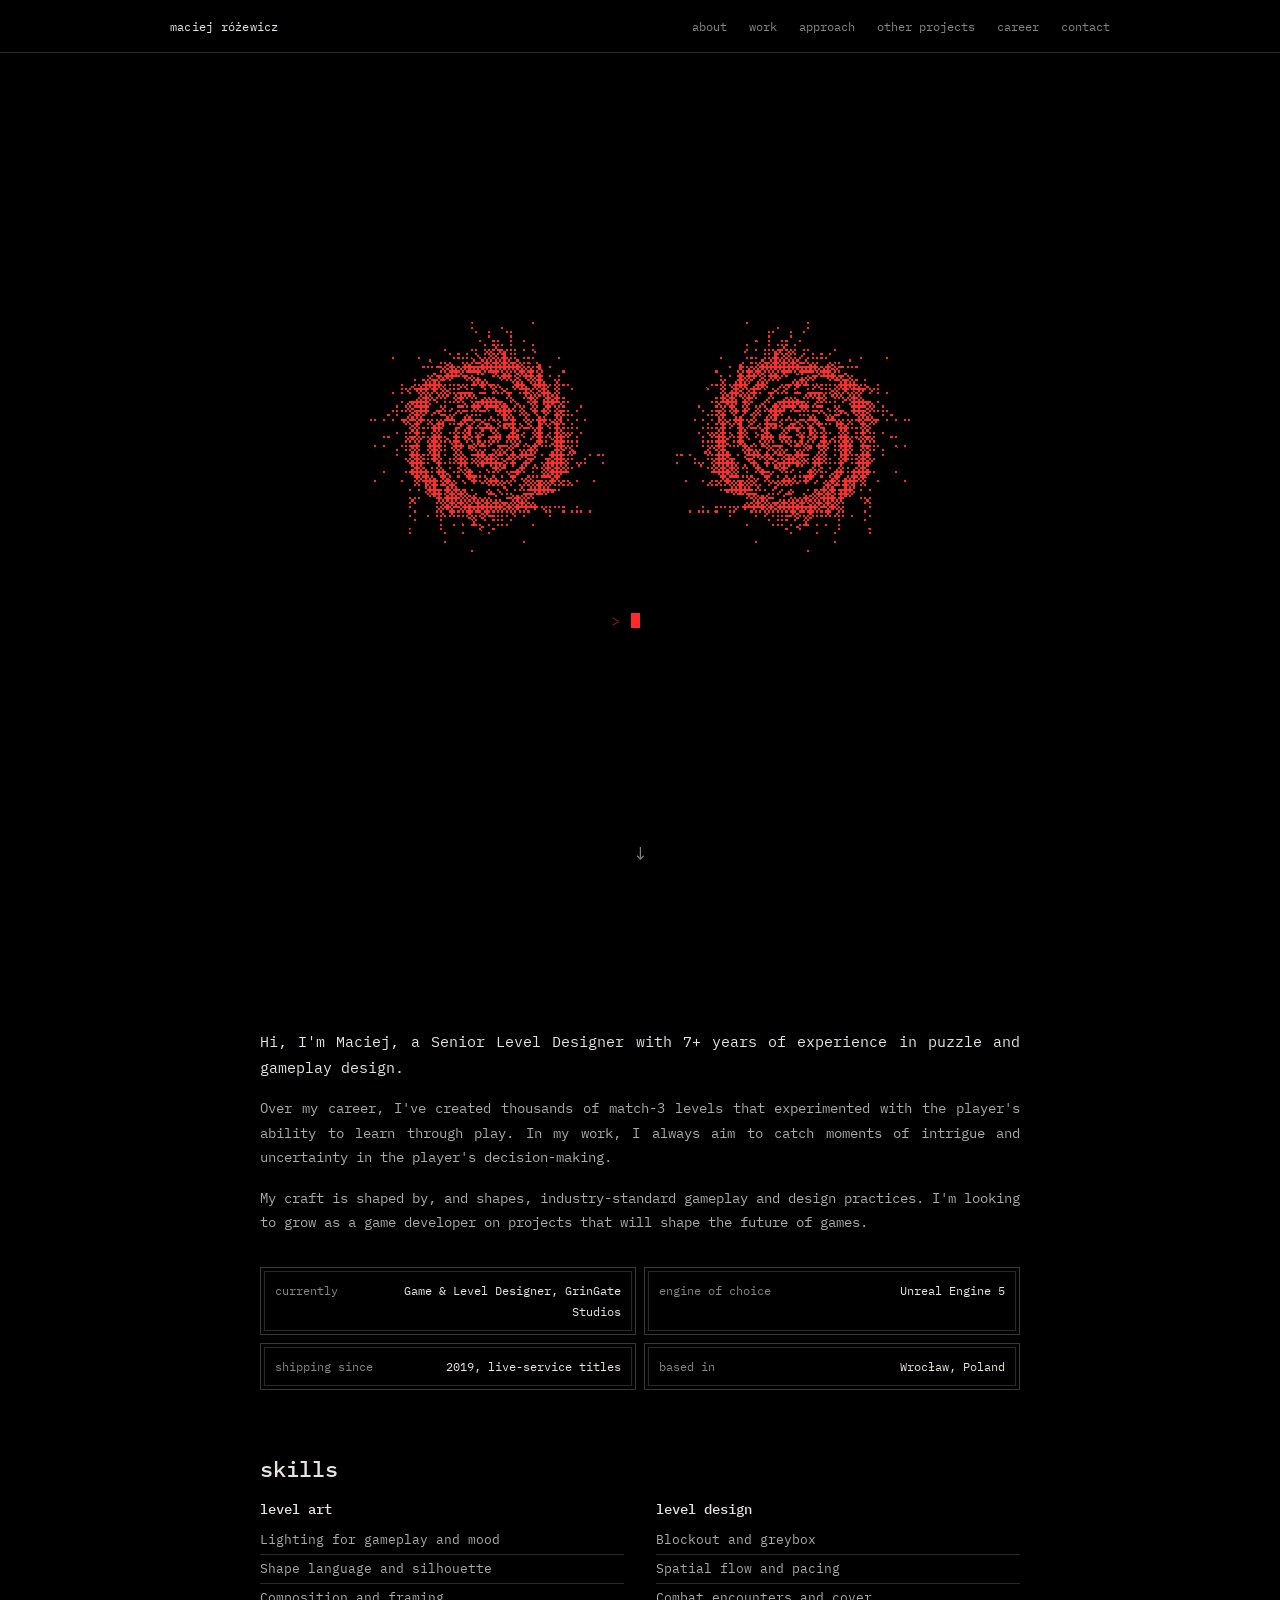
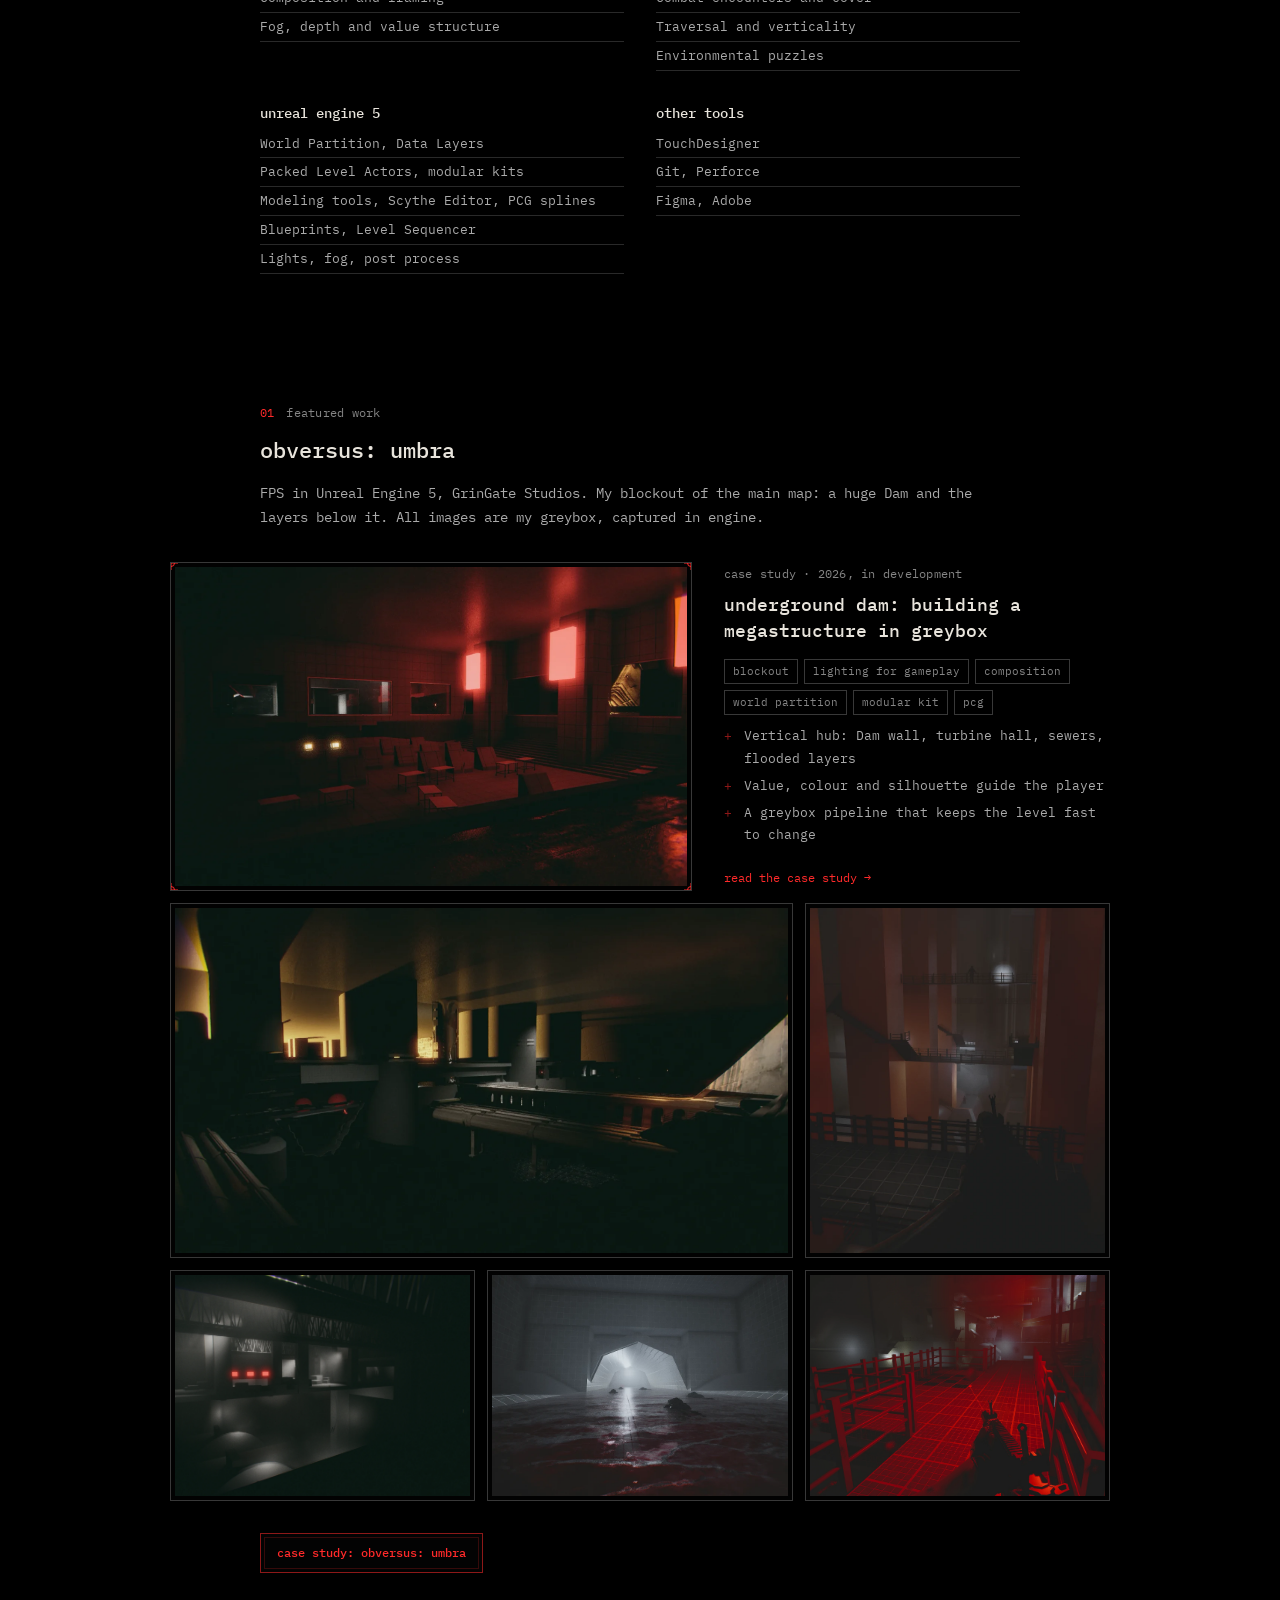
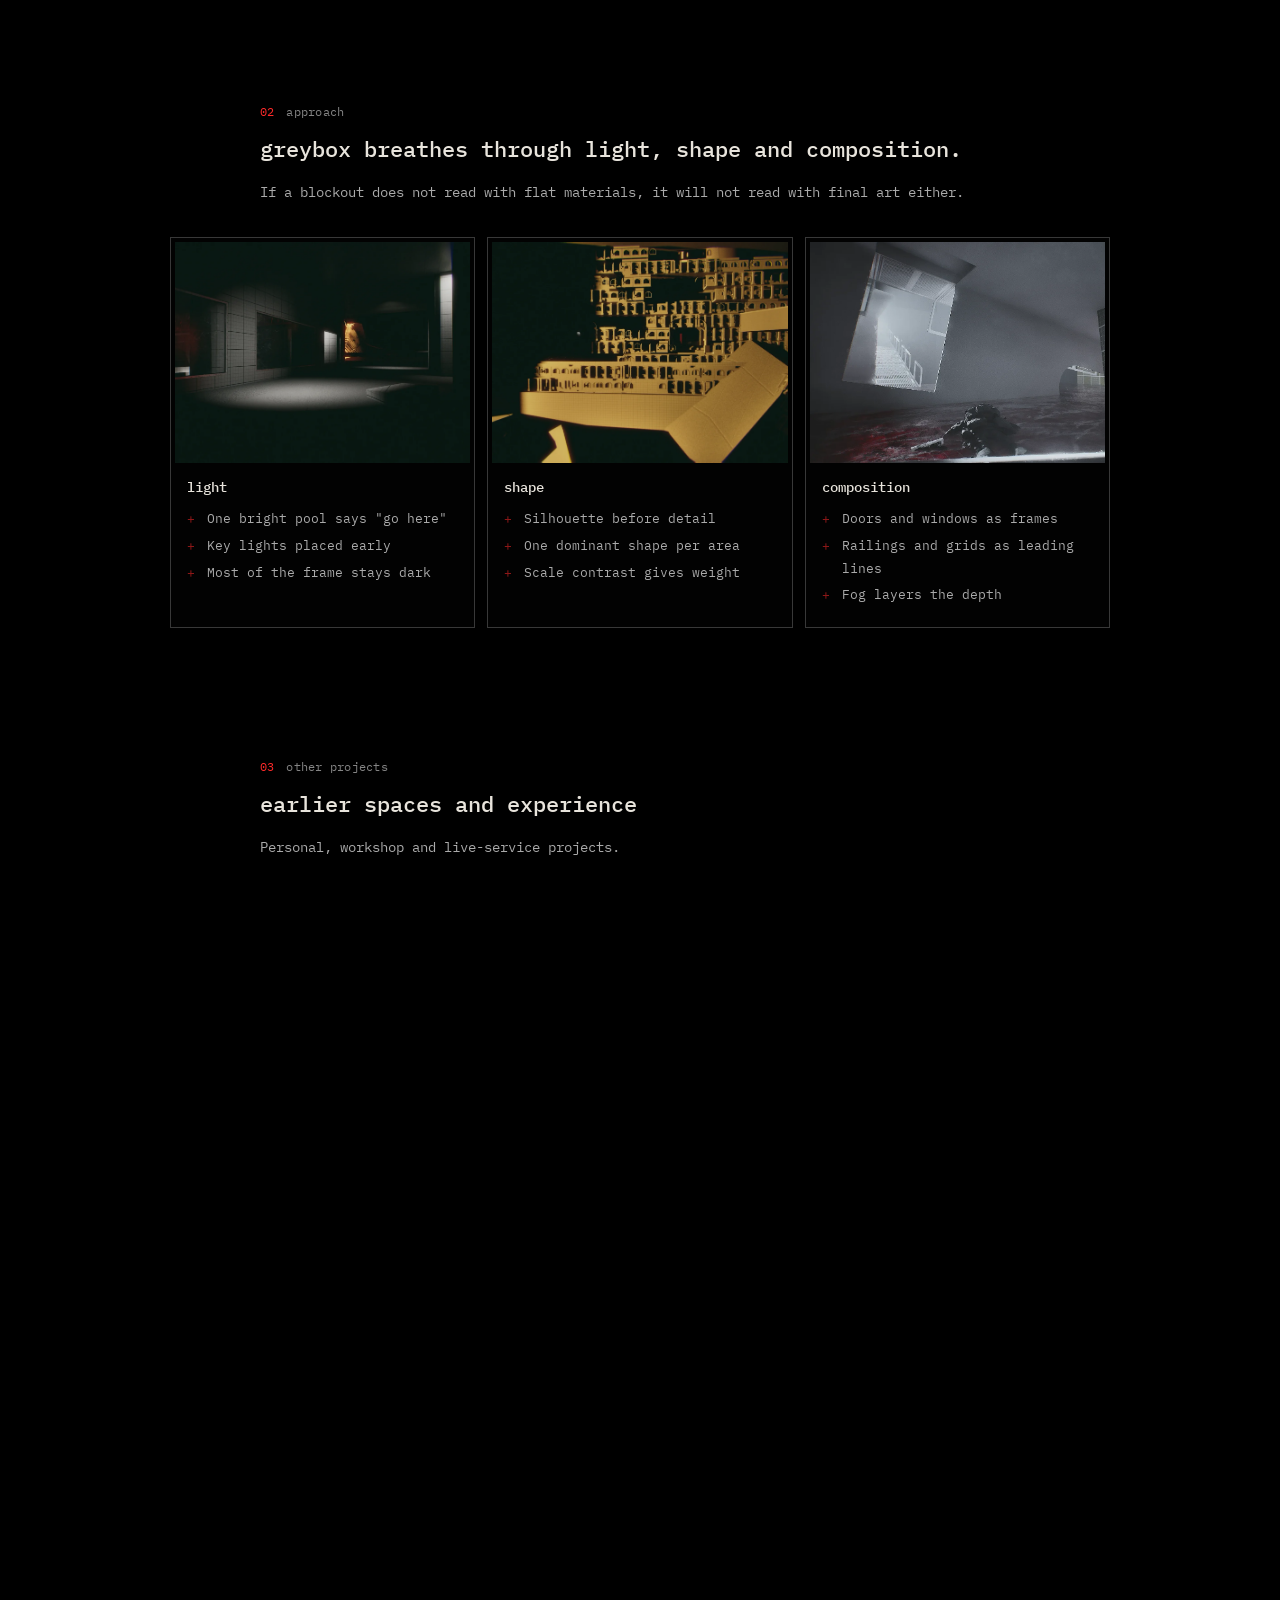
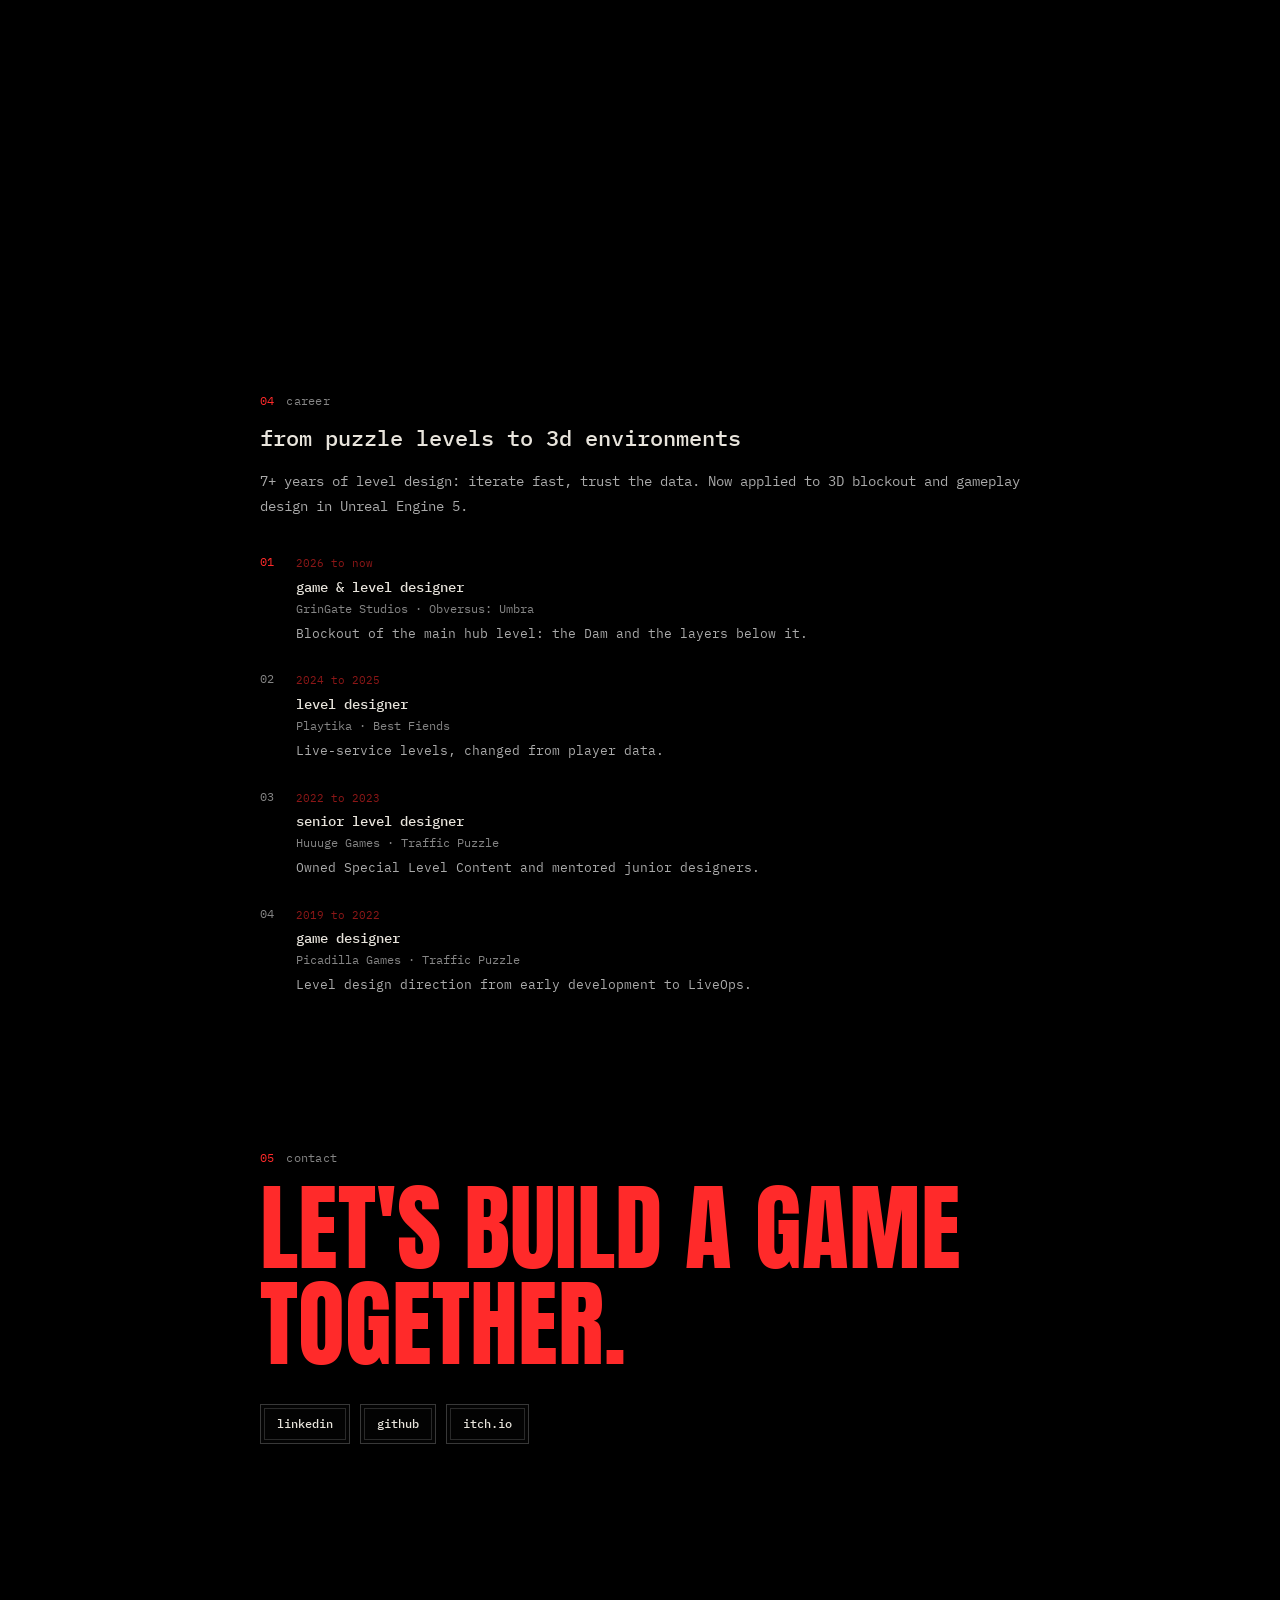
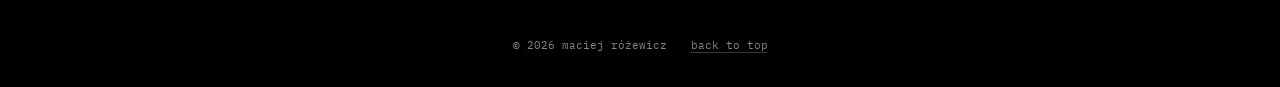
<file: index.html>
<!DOCTYPE html>
<html lang="en">
<head>
  <meta charset="utf-8">
  <meta name="viewport" content="width=device-width, initial-scale=1">
  <meta name="theme-color" content="#000000">
  <title>Maciej Różewicz | Level Designer, Unreal Engine</title>
  <meta name="description" content="Level design and level art portfolio of Maciej Różewicz. Blockout, light, shape and composition in Unreal Engine 5. Currently building Obversus: Umbra at GrinGate Studios.">
  <meta property="og:title" content="Maciej Różewicz | Level Designer, Unreal Engine">
  <meta property="og:description" content="Blockout, light, shape and composition in Unreal Engine 5.">
  <meta property="og:image" content="assets/img/ou/20-turbine-hall-gold.webp">
  <link rel="preconnect" href="https://fonts.googleapis.com">
  <link rel="preconnect" href="https://fonts.gstatic.com" crossorigin>
  <link href="https://fonts.googleapis.com/css2?family=Anton&family=IBM+Plex+Mono:wght@400;500&display=swap" rel="stylesheet">
  <script>document.documentElement.classList.add("js");</script>
  <link rel="stylesheet" href="assets/css/style.css?v=20261127c">
</head>
<body>
<a class="skip-link" href="#main">Skip to content</a>

<header class="site-header">
  <div class="wrap">
    <a class="brand" href="#top">Maciej Różewicz</a>
    <button class="nav-toggle" aria-expanded="false" aria-controls="nav">Menu</button>
    <nav class="nav" id="nav" aria-label="Main">
      <a href="#about">About</a>
      <a href="#work">Work</a>
      <a href="#approach">Approach</a>
      <a href="#other">Other projects</a>
      <a href="#career">Career</a>
      <a href="#contact">Contact</a>
    </nav>
  </div>
</header>

<main id="main">

  <!-- ============ HERO ============ -->
  <svg width="0" height="0" style="position:absolute" aria-hidden="true">
    <filter id="ink"><feTurbulence type="fractalNoise" baseFrequency="0.9" numOctaves="2" seed="4"/><feDisplacementMap in="SourceGraphic" scale="1.6"/></filter>
  </svg>
  <section class="hero" id="top">
    <div class="hero-stage">
      <div class="eyes" data-frames="assets/img/print-frames.png" data-count="147">
        <div class="print print-live"><canvas aria-hidden="true"></canvas><img src="assets/img/print-hero.webp?v=20261126b" alt="" width="640" height="640"></div>
        <div class="print print-live is-mirror"><canvas aria-hidden="true"></canvas><img src="assets/img/print-hero.webp?v=20261126b" alt="" width="640" height="640"></div>
      </div>
      <p class="signal-log" aria-label="The player acts, the level answers. For example: the player gets lost, a light shaft marks the way."><span class="log-act" aria-hidden="true">gets lost</span><i aria-hidden="true">&rarr;</i><span class="log-res" aria-hidden="true">a light shaft marks the way</span></p>
    </div>
    <a class="scroll-cue" href="#about" aria-label="Scroll to about">&darr;</a>
  </section>

  <!-- ============ ABOUT ============ -->
  <section class="block intro" id="about">
    <div class="wrap">
      <h1 class="sr-only">Maciej Różewicz, Level Designer</h1>
      <div class="read reveal">
        <p class="lead">Hi, I'm Maciej, a Senior Level Designer with 7+ years of experience in puzzle and gameplay design.</p>
        <p>Over my career, I've created thousands of match-3 levels that experimented with the player's ability to learn through play. In my work, I always aim to catch moments of intrigue and uncertainty in the player's decision-making.</p>
        <p>My craft is shaped by, and shapes, industry-standard gameplay and design practices. I'm looking to grow as a game developer on projects that will shape the future of games.</p>
      </div>
      <dl class="facts reveal">
        <div><dt>currently</dt><dd>Game &amp; Level Designer, GrinGate Studios</dd></div>
        <div><dt>engine of choice</dt><dd>Unreal Engine 5</dd></div>
        <div><dt>shipping since</dt><dd>2019, live-service titles</dd></div>
        <div><dt>based in</dt><dd>Wrocław, Poland</dd></div>
      </dl>
      <h2 class="reveal">Skills</h2>
      <div class="skills reveal">
        <div>
          <h3>Level art</h3>
          <ul>
            <li>Lighting for gameplay and mood</li>
            <li>Shape language and silhouette</li>
            <li>Composition and framing</li>
            <li>Fog, depth and value structure</li>
          </ul>
        </div>
        <div>
          <h3>Level design</h3>
          <ul>
            <li>Blockout and greybox</li>
            <li>Spatial flow and pacing</li>
            <li>Combat encounters and cover</li>
            <li>Traversal and verticality</li>
            <li>Environmental puzzles</li>
          </ul>
        </div>
        <div>
          <h3>Unreal Engine 5</h3>
          <ul>
            <li>World Partition, Data Layers</li>
            <li>Packed Level Actors, modular kits</li>
            <li>Modeling tools, Scythe Editor, PCG splines</li>
            <li>Blueprints, Level Sequencer</li>
            <li>Lights, fog, post process</li>
          </ul>
        </div>
        <div>
          <h3>Other tools</h3>
          <ul>
            <li>TouchDesigner</li>
            <li>Git, Perforce</li>
            <li>Figma, Adobe</li>
          </ul>
        </div>
      </div>
    </div>
  </section>

  <!-- ============ FEATURED WORK ============ -->
  <section class="block" id="work">
    <div class="wrap">
      <div class="section-head">
        <div>
          <p class="eyebrow"><span class="num">01</span>Featured work</p>
          <h2>Obversus: Umbra</h2>
        </div>
        <p>FPS in Unreal Engine 5, GrinGate Studios. My blockout of the main map: a huge Dam and the layers below it. All images are my greybox, captured in engine.</p>
      </div>

      <a class="feature reveal" href="obversus-umbra.html">
        <div class="feature-media reg">
          <img src="assets/img/ou/22-red-lounge.webp" alt="Waiting room lit by three red light panels, with stairs at the back">
        </div>
        <div class="feature-body">
          <p class="eyebrow">Case study &middot; 2026, in development</p>
          <h3>Underground Dam: building a megastructure in greybox</h3>
          <ul class="tags">
            <li>Blockout</li><li>Lighting for gameplay</li><li>Composition</li><li>World Partition</li><li>Modular kit</li><li>PCG</li>
          </ul>
          <ul class="points">
            <li>Vertical hub: Dam wall, turbine hall, sewers, flooded layers</li>
            <li>Value, colour and silhouette guide the player</li>
            <li>A greybox pipeline that keeps the level fast to change</li>
          </ul>
          <span class="more">Read the case study</span>
        </div>
      </a>

      <div class="gallery">
        <figure class="g-8 reveal"><img src="assets/img/ou/20-turbine-hall-gold.webp" alt="Dark machine hall with warm window light at the back, pipes and red lamps in the foreground" loading="lazy" data-zoom></figure>
        <figure class="g-4 reveal"><img src="assets/img/ou/13-pillar-canyon.webp" alt="Stacked catwalks between huge orange pillars" loading="lazy" data-zoom></figure>
        <figure class="g-4 reveal"><img src="assets/img/ou/02-hangar-red-signals.webp" alt="Hangar with three red signal lights under steel trusses" loading="lazy" data-zoom></figure>
        <figure class="g-4 reveal"><img src="assets/img/ou/14-flooded-tunnel.webp" alt="Flooded tunnel with bright exit and bodies in red water" loading="lazy" data-zoom></figure>
        <figure class="g-4 reveal"><img src="assets/img/ou/12-catwalk-red-alert.webp" alt="Catwalk in red alert lighting, first-person view" loading="lazy" data-zoom></figure>
      </div>
      <div class="cta-row">
        <a class="btn primary" href="obversus-umbra.html">case study: obversus: umbra</a>
      </div>
    </div>
  </section>

  <!-- ============ APPROACH ============ -->
  <section class="block" id="approach">
    <div class="wrap">
      <div class="section-head">
        <div>
          <p class="eyebrow"><span class="num">02</span>Approach</p>
          <h2>Greybox breathes through light, shape and composition.</h2>
        </div>
        <p>If a blockout does not read with flat materials, it will not read with final art either.</p>
      </div>

      <div class="pillars">
        <article class="pillar reveal">
          <img src="assets/img/ou/24-tiled-windows.webp" alt="Tiled room with a single pool of light on the floor and a warm opening at the back" data-zoom>
          <div class="body">
            <h3>Light</h3>
            <ul class="points">
              <li>One bright pool says "go here"</li>
              <li>Key lights placed early</li>
              <li>Most of the frame stays dark</li>
            </ul>
          </div>
        </article>
        <article class="pillar reveal">
          <img src="assets/img/ou/21-arch-modules.webp" alt="Stacked rows of one modular arch form a wall of windows" data-zoom>
          <div class="body">
            <h3>Shape</h3>
            <ul class="points">
              <li>Silhouette before detail</li>
              <li>One dominant shape per area</li>
              <li>Scale contrast gives weight</li>
            </ul>
          </div>
        </article>
        <article class="pillar reveal">
          <img class="pos-left" src="assets/img/ou/11-window-tilted-room.webp?v=20261116b" alt="View through a window frame into a tilted, flooded room" data-zoom>
          <div class="body">
            <h3>Composition</h3>
            <ul class="points">
              <li>Doors and windows as frames</li>
              <li>Railings and grids as leading lines</li>
              <li>Fog layers the depth</li>
            </ul>
          </div>
        </article>
      </div>
    </div>
  </section>

  <!-- ============ OTHER PROJECTS ============ -->
  <section class="block" id="other">
    <div class="wrap">
      <div class="section-head">
        <div>
          <p class="eyebrow"><span class="num">03</span>Other projects</p>
          <h2>Earlier spaces and experience</h2>
        </div>
        <p>Personal, workshop and live-service projects.</p>
      </div>

      <div class="cards">
        <article class="card reveal">
          <a class="card-media" href="white-glass.html"><img src="assets/img/projects/white-glass/01-overview.webp" alt="White Glass level from above: white platforms, glass bridges and a spiral ramp" loading="lazy"></a>
          <div class="body">
            <p class="meta">Unreal Engine + TouchDesigner &middot; Concept, level design</p>
            <h3><a href="white-glass.html">White Glass</a></h3>
            <ul class="points">
              <li>Point and click puzzle adventure concept</li>
              <li>Procedural materials made in TouchDesigner</li>
              <li>Generated light and texture as a guide</li>
            </ul>
            <div class="links">
              <a href="white-glass.html">Breakdown</a>
            </div>
          </div>
        </article>

        <article class="card reveal">
          <a class="card-media" href="sunken-island.html"><img src="assets/img/projects/sunken-island/01-top-view.webp" alt="Sunken Island blockout, top view of the jungle loop" loading="lazy"></a>
          <div class="body">
            <p class="meta">Unreal Engine 5 &middot; Level blockout &middot; Workshop</p>
            <h3><a href="sunken-island.html">Sunken Island</a></h3>
            <ul class="points">
              <li>Third-person action adventure blockout</li>
              <li>A jungle loop around a central temple</li>
              <li>Full Level Design Document</li>
            </ul>
            <div class="links">
              <a href="sunken-island.html">Breakdown</a>
              <a href="https://youtu.be/KH2MGC_eYqI" target="_blank" rel="noopener">Video</a>
            </div>
          </div>
        </article>

        <article class="card reveal">
          <a class="card-media" href="qubic-adventures.html"><img src="assets/img/projects/qubic/01.webp" alt="Qubic Adventures puzzle board" loading="lazy"></a>
          <div class="body">
            <p class="meta">Unreal Engine 5 &middot; Concept, level design &middot; Nintendo Switch prototype</p>
            <h3><a href="qubic-adventures.html">Qubic Adventures</a></h3>
            <ul class="points">
              <li>Two players, one shifting board</li>
              <li>Puzzles and environmental story</li>
              <li>Playable Nintendo Switch prototype</li>
            </ul>
            <div class="links">
              <a href="qubic-adventures.html">Breakdown</a>
            </div>
          </div>
        </article>

        <article class="card reveal">
          <a class="card-media" href="puzzle-games.html"><img src="assets/img/projects/puzzle-games/tp-01.webp" alt="Traffic Puzzle level with a plane and rows of cars" loading="lazy"></a>
          <div class="body">
            <p class="meta">Unreal Engine 5 &middot; Live service &middot; Picadilla Games, Huuuge Games, Playtika</p>
            <h3><a href="puzzle-games.html">Traffic Puzzle and Best Fiends</a></h3>
            <ul class="points">
              <li>Over 10 million and over 100 million players</li>
              <li>Pacing, onboarding and difficulty curves</li>
              <li>Layouts changed from retention data</li>
            </ul>
            <div class="links">
              <a href="puzzle-games.html">Breakdown</a>
            </div>
          </div>
        </article>
      </div>
    </div>
  </section>

  <!-- ============ CAREER ============ -->
  <section class="block" id="career">
    <div class="wrap">
      <div class="section-head">
        <div>
          <p class="eyebrow"><span class="num">04</span>Career</p>
          <h2>From puzzle levels to 3D environments</h2>
        </div>
        <p>7+ years of level design: iterate fast, trust the data. Now applied to 3D blockout and gameplay design in Unreal Engine 5.</p>
      </div>

      <ol class="timeline">
        <li class="current">
          <span class="when">2026 to now</span>
          <h3>Game &amp; Level Designer</h3>
          <div class="where">GrinGate Studios &middot; Obversus: Umbra</div>
          <p class="one">Blockout of the main hub level: the Dam and the layers below it.</p>
        </li>
        <li>
          <span class="when">2024 to 2025</span>
          <h3>Level Designer</h3>
          <div class="where">Playtika &middot; Best Fiends</div>
          <p class="one">Live-service levels, changed from player data.</p>
        </li>
        <li>
          <span class="when">2022 to 2023</span>
          <h3>Senior Level Designer</h3>
          <div class="where">Huuuge Games &middot; Traffic Puzzle</div>
          <p class="one">Owned Special Level Content and mentored junior designers.</p>
        </li>
        <li>
          <span class="when">2019 to 2022</span>
          <h3>Game Designer</h3>
          <div class="where">Picadilla Games &middot; Traffic Puzzle</div>
          <p class="one">Level design direction from early development to LiveOps.</p>
        </li>
      </ol>
    </div>
  </section>

  <!-- ============ CONTACT ============ -->
  <section class="block tight contact" id="contact">
    <div class="wrap">
      <p class="eyebrow"><span class="num">05</span>Contact</p>
      <h2>Let's build a game<br>together.</h2>
      <div class="contact-links">
        <a class="btn" href="https://www.linkedin.com/in/maciej-r%C3%B3%C5%BCewicz-6a57a228a/" target="_blank" rel="noopener">LinkedIn</a>
        <a class="btn" href="https://github.com/macuuu" target="_blank" rel="noopener">GitHub</a>
        <a class="btn" href="https://maaciek.itch.io/" target="_blank" rel="noopener">itch.io</a>
      </div>
    </div>
  </section>

</main>

<footer class="site-footer">
  <div class="wrap">
    <span>&copy; <span id="year">2026</span> Maciej Różewicz</span>
    <a href="#top">Back to top</a>
  </div>
</footer>

<script src="assets/js/main.js?v=20261126a"></script>
<script src="assets/js/print.js?v=20261126q"></script>
<script src="assets/js/log.js?v=20261127b"></script>
<script src="assets/js/snow.js?v=20261126d"></script>
</body>
</html>
</file>
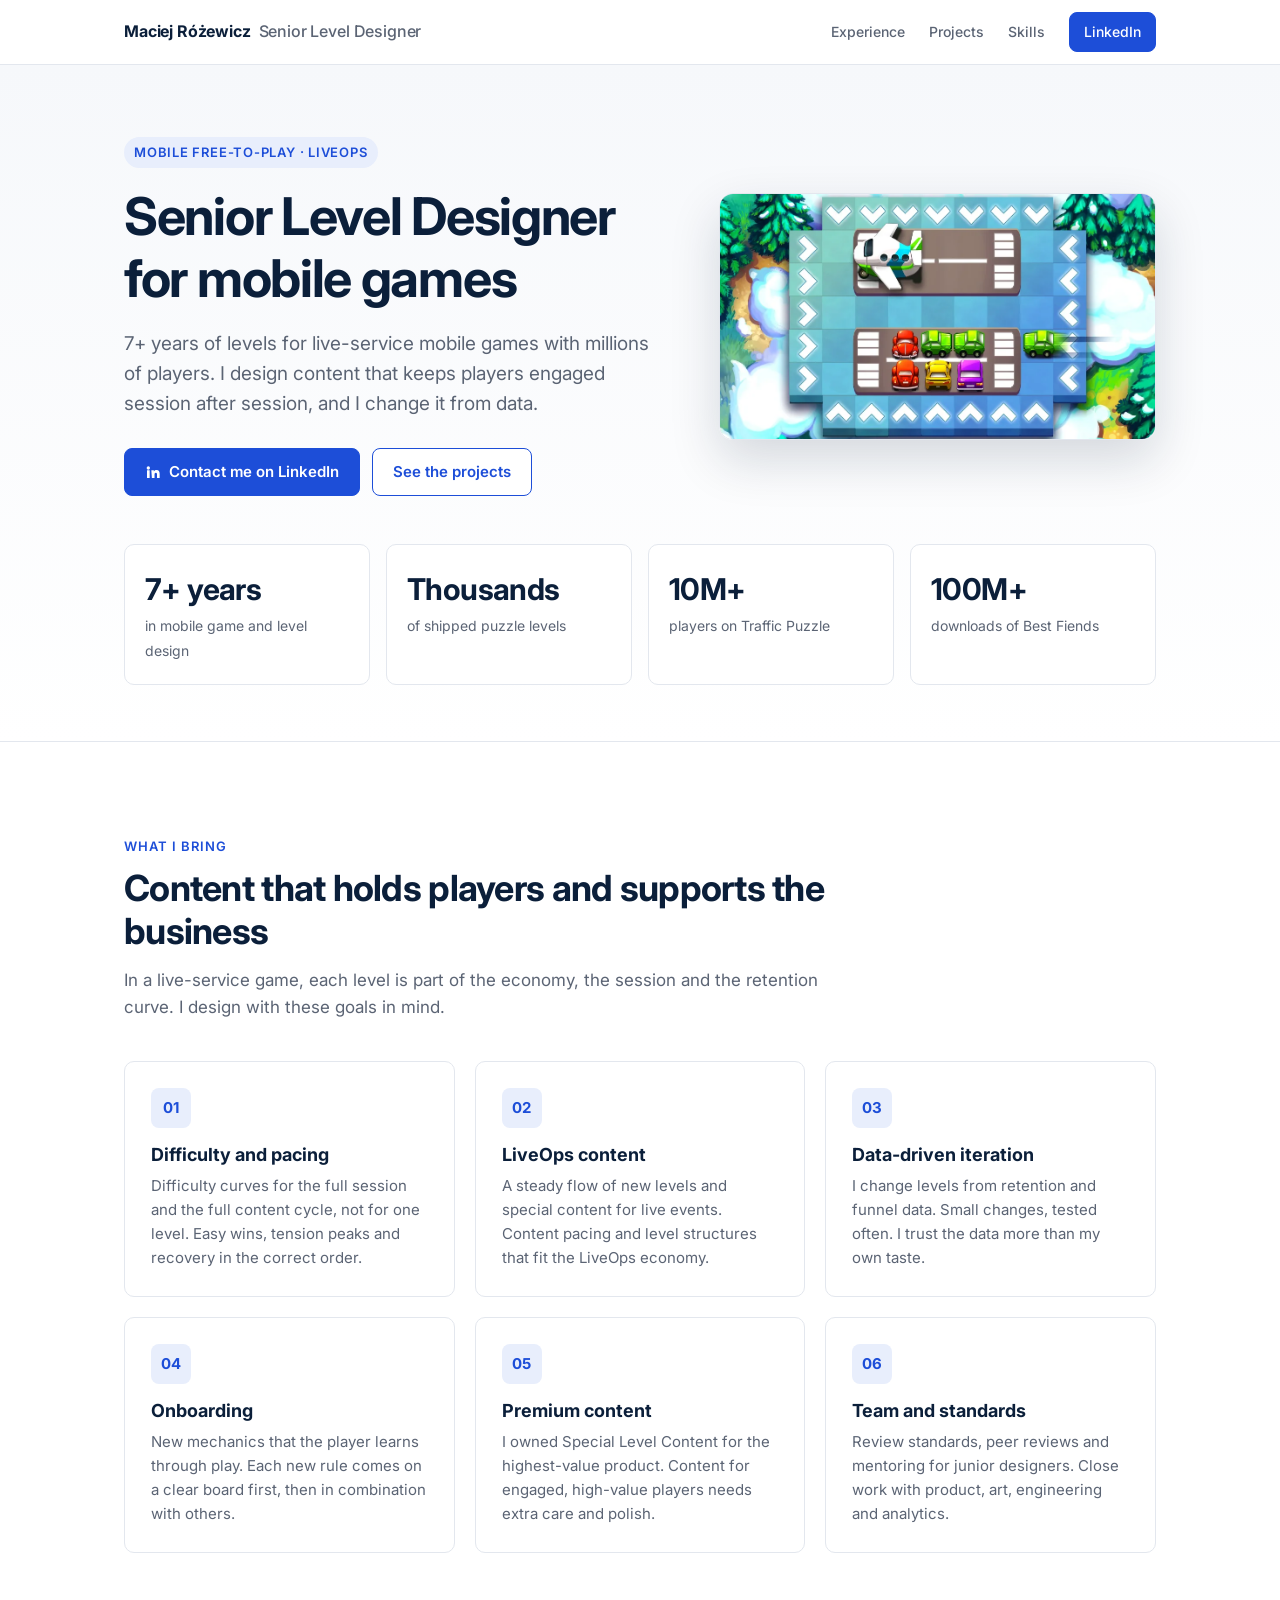
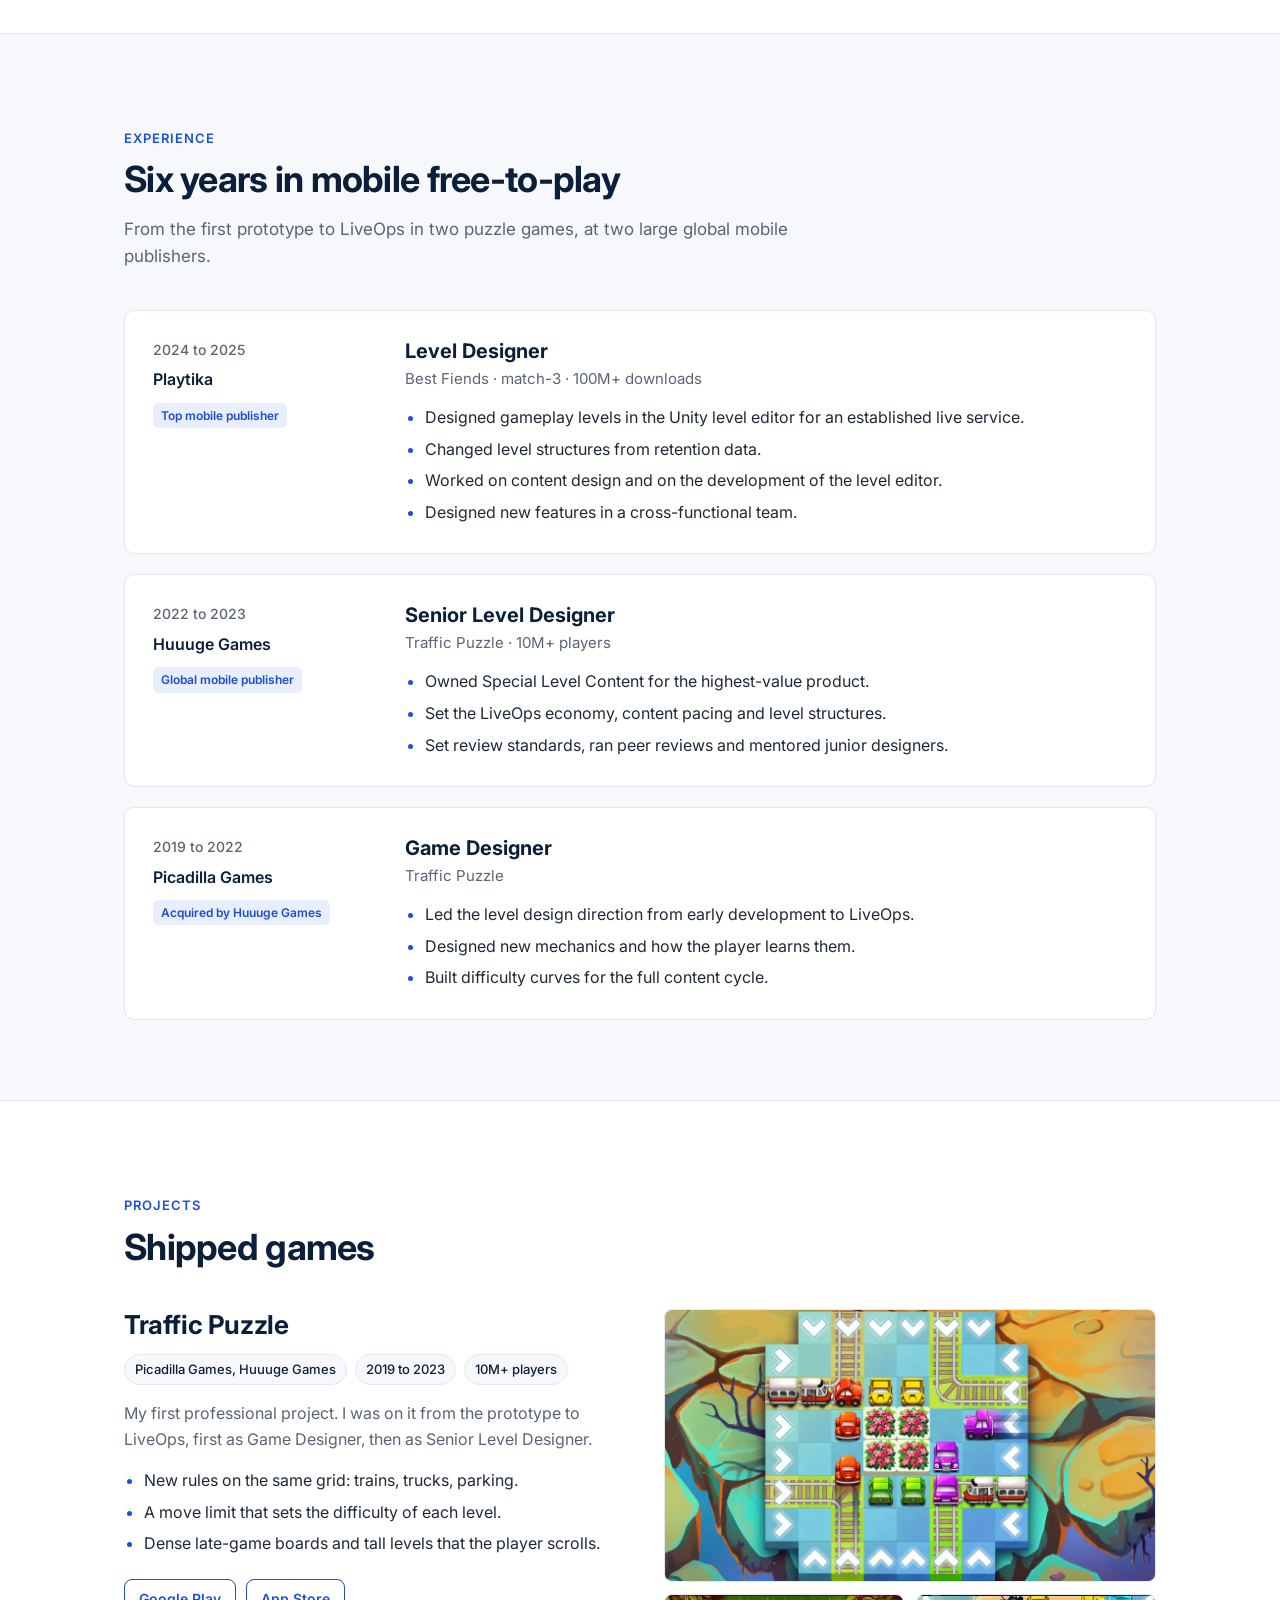
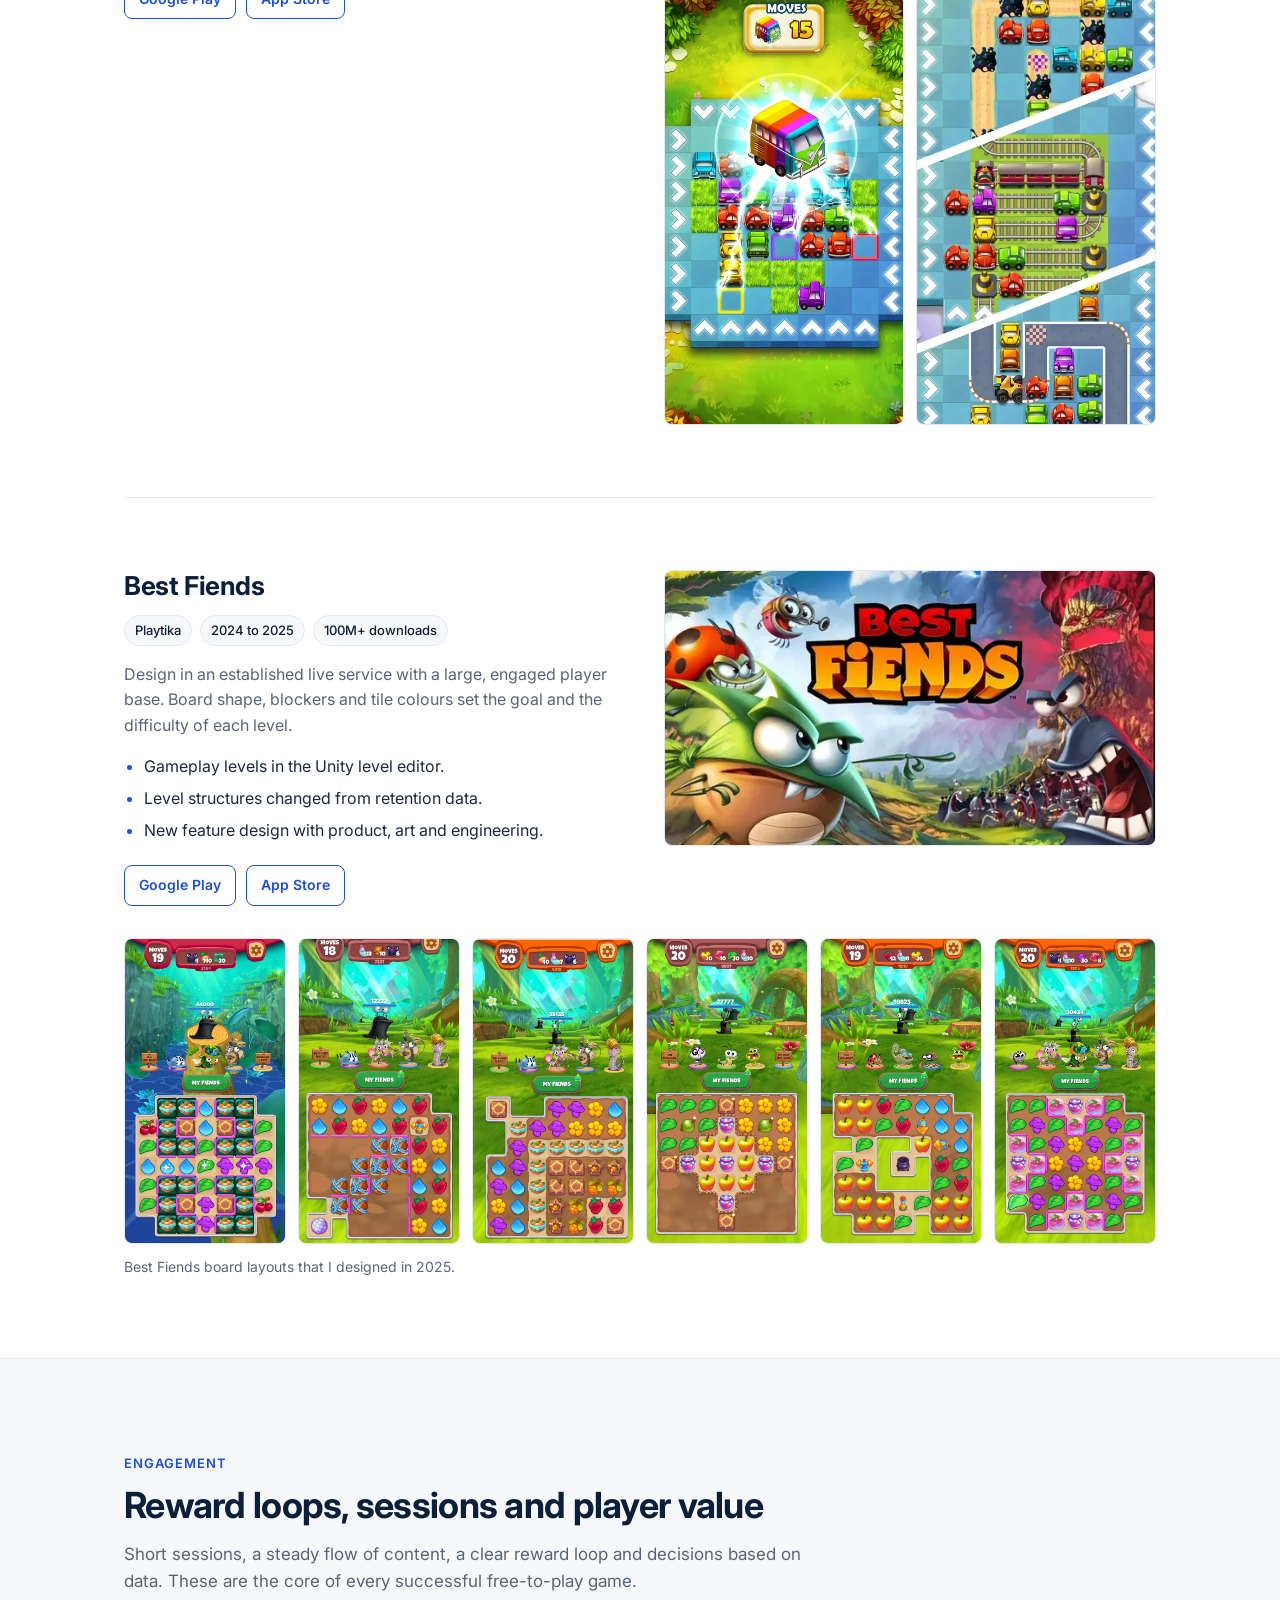
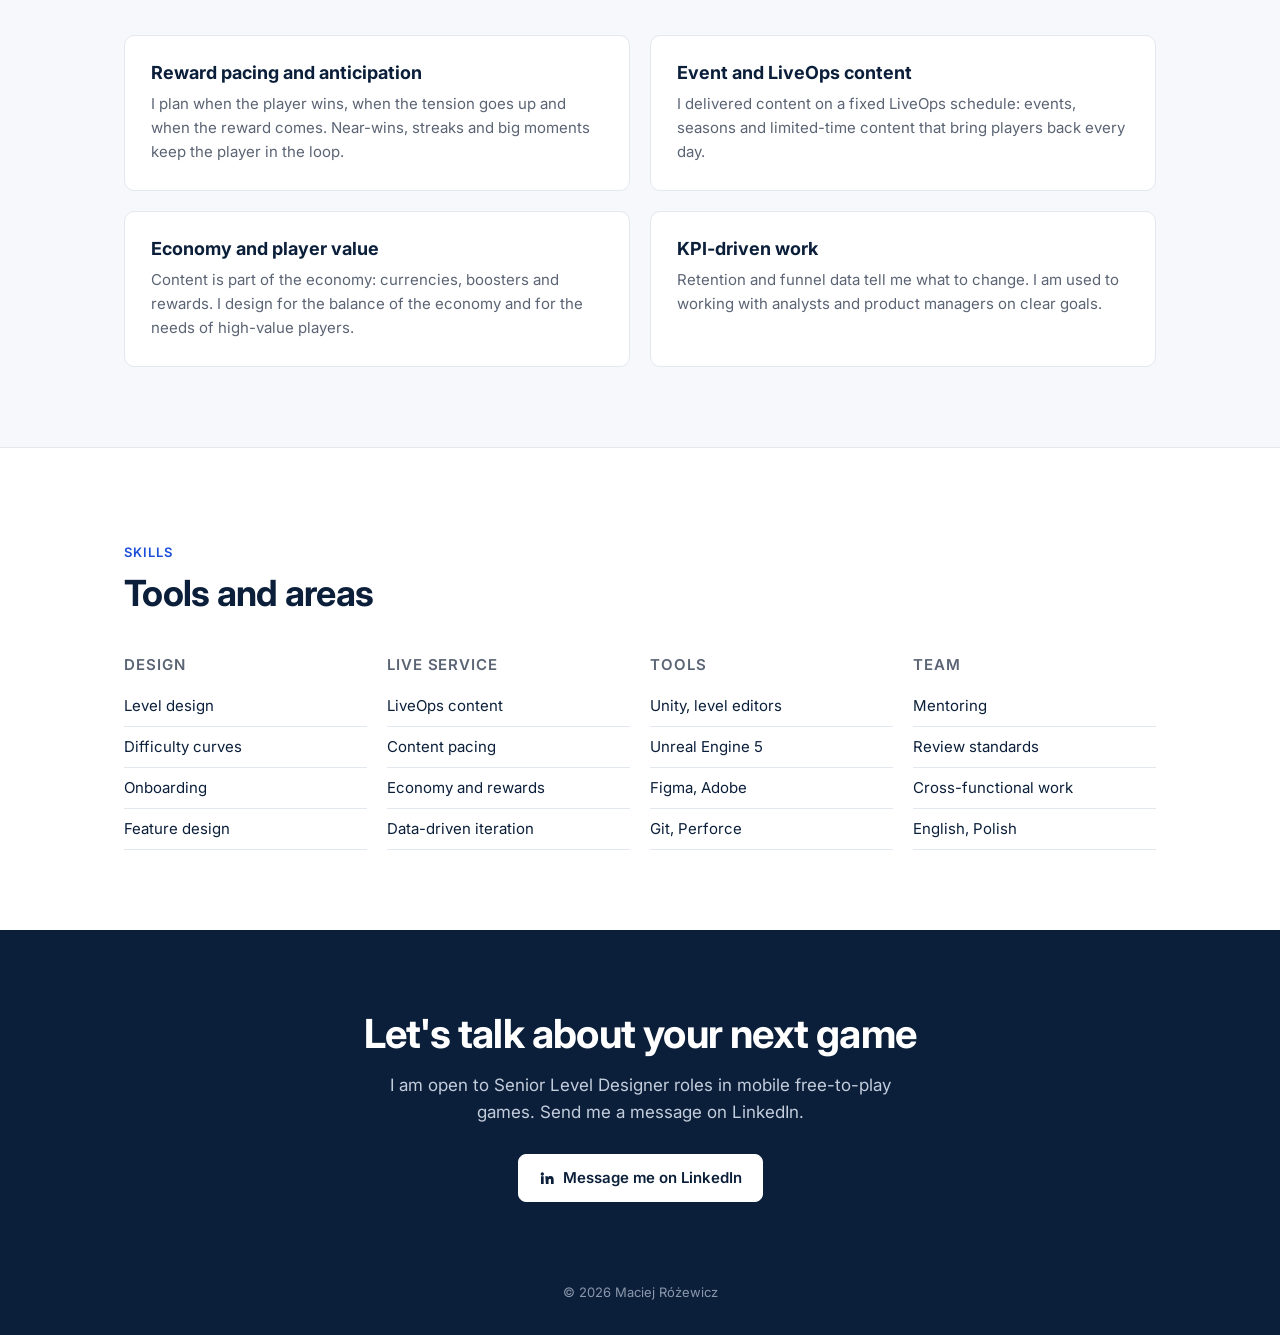
<file: ld-mobile-7k2q.html>
<!DOCTYPE html>
<html lang="en">
<head>
  <meta charset="utf-8">
  <meta name="viewport" content="width=device-width, initial-scale=1">
  <meta name="robots" content="noindex, nofollow, noarchive">
  <meta name="referrer" content="no-referrer">
  <title>Maciej Różewicz | Senior Level Designer, Mobile Games</title>
  <meta name="description" content="Senior Level Designer with 7+ years in mobile free-to-play games: LiveOps content, difficulty curves and data-driven level design.">
  <link rel="preconnect" href="https://fonts.googleapis.com">
  <link rel="preconnect" href="https://fonts.gstatic.com" crossorigin>
  <link href="https://fonts.googleapis.com/css2?family=Inter:wght@400;500;600;700&display=swap" rel="stylesheet">
  <style>
    :root {
      --navy: #0b1f3a;
      --accent: #1d4ed8;
      --accent-soft: #e8eefc;
      --text: #1f2937;
      --muted: #5b6474;
      --line: #e3e7ee;
      --bg-alt: #f6f8fb;
      --radius: 10px;
      --col: 1080px;
    }
    *, *::before, *::after { box-sizing: border-box; }
    html { scroll-behavior: smooth; }
    body { margin: 0; font: 400 16px/1.6 "Inter", system-ui, -apple-system, "Segoe UI", sans-serif; color: var(--text); background: #fff; -webkit-font-smoothing: antialiased; }
    img { display: block; max-width: 100%; height: auto; }
    a { color: var(--accent); }
    h1, h2, h3 { color: var(--navy); line-height: 1.2; margin: 0; }
    p { margin: 0; }
    .wrap { max-width: var(--col); margin: 0 auto; padding: 0 24px; }

    /* Top bar */
    .topbar { position: sticky; top: 0; z-index: 10; background: rgba(255,255,255,.94); backdrop-filter: blur(8px); border-bottom: 1px solid var(--line); }
    .topbar .wrap { display: flex; align-items: center; justify-content: space-between; gap: 16px; height: 64px; }
    .brand { font-weight: 700; color: var(--navy); letter-spacing: -.01em; }
    .brand span { font-weight: 500; color: var(--muted); margin-left: 8px; }
    .topnav { display: flex; gap: 24px; align-items: center; }
    .topnav a { color: var(--muted); text-decoration: none; font-size: 14px; font-weight: 500; }
    .topnav a:hover { color: var(--navy); }
    .topnav a.btn, .topnav a.btn:hover { color: #fff; }

    .btn { display: inline-flex; align-items: center; gap: 8px; padding: 11px 20px; border-radius: 8px; font-weight: 600; font-size: 15px; text-decoration: none; border: 1px solid var(--accent); transition: background .15s, color .15s; }
    .btn-primary { background: var(--accent); color: #fff; }
    .btn-primary:hover { background: #1a43bd; }
    .btn-ghost { background: #fff; color: var(--accent); }
    .btn-ghost:hover { background: var(--accent-soft); }
    .btn-sm { padding: 8px 14px; font-size: 14px; }
    .btn svg { width: 16px; height: 16px; fill: currentColor; }

    /* Hero */
    .hero { padding: 72px 0 56px; background: linear-gradient(180deg, var(--bg-alt), #fff); border-bottom: 1px solid var(--line); }
    .hero-grid { display: grid; grid-template-columns: 1.25fr 1fr; gap: 48px; align-items: center; }
    .kicker { display: inline-block; font-size: 13px; font-weight: 600; letter-spacing: .06em; text-transform: uppercase; color: var(--accent); background: var(--accent-soft); padding: 5px 10px; border-radius: 999px; }
    .hero h1 { font-size: clamp(34px, 5vw, 52px); font-weight: 700; letter-spacing: -.025em; margin-top: 18px; }
    .hero .lead { font-size: 19px; color: var(--muted); margin-top: 18px; max-width: 560px; }
    .hero .actions { display: flex; gap: 12px; flex-wrap: wrap; margin-top: 28px; }
    .hero-media { border-radius: 14px; overflow: hidden; box-shadow: 0 20px 50px rgba(11,31,58,.16); border: 1px solid var(--line); }

    /* Metrics */
    .metrics { display: grid; grid-template-columns: repeat(4, 1fr); gap: 16px; margin-top: 48px; }
    .metric { background: #fff; border: 1px solid var(--line); border-radius: var(--radius); padding: 20px; }
    .metric b { display: block; font-size: 30px; font-weight: 700; color: var(--navy); letter-spacing: -.02em; }
    .metric span { font-size: 14px; color: var(--muted); }

    /* Sections */
    section { padding: 80px 0; }
    section.alt { background: var(--bg-alt); border-top: 1px solid var(--line); border-bottom: 1px solid var(--line); }
    .sec-head { max-width: 720px; margin-bottom: 40px; }
    .sec-head .label { font-size: 13px; font-weight: 600; letter-spacing: .08em; text-transform: uppercase; color: var(--accent); }
    .sec-head h2 { font-size: clamp(26px, 3.4vw, 36px); font-weight: 700; letter-spacing: -.02em; margin-top: 10px; }
    .sec-head p { color: var(--muted); font-size: 17px; margin-top: 14px; }

    /* Cards */
    .cards { display: grid; grid-template-columns: repeat(3, 1fr); gap: 20px; }
    .card { background: #fff; border: 1px solid var(--line); border-radius: var(--radius); padding: 26px; }
    .card .ico { width: 40px; height: 40px; border-radius: 8px; background: var(--accent-soft); color: var(--accent); display: grid; place-items: center; font-weight: 700; font-size: 15px; }
    .card h3 { font-size: 18px; margin-top: 16px; }
    .card p { color: var(--muted); font-size: 15px; margin-top: 8px; }

    /* Experience */
    .jobs { display: grid; gap: 20px; }
    .job { display: grid; grid-template-columns: 220px 1fr; gap: 32px; background: #fff; border: 1px solid var(--line); border-radius: var(--radius); padding: 28px; }
    .job .when { font-size: 14px; color: var(--muted); font-weight: 500; }
    .job .co { font-weight: 600; color: var(--navy); margin-top: 6px; }
    .job .tag { display: inline-block; margin-top: 10px; font-size: 12px; font-weight: 600; color: var(--accent); background: var(--accent-soft); padding: 3px 8px; border-radius: 6px; }
    .job h3 { font-size: 20px; }
    .job .game { color: var(--muted); font-size: 15px; margin-top: 4px; }
    .job ul { margin: 14px 0 0; padding-left: 20px; }
    .job li { margin-top: 6px; }
    .job li::marker { color: var(--accent); }

    /* Projects */
    .project { display: grid; grid-template-columns: 1fr 1fr; gap: 48px; align-items: start; }
    .project + .project { margin-top: 72px; padding-top: 72px; border-top: 1px solid var(--line); }
    .project h3 { font-size: 26px; letter-spacing: -.015em; }
    .project .meta { display: flex; flex-wrap: wrap; gap: 8px; margin-top: 14px; }
    .chip { font-size: 13px; font-weight: 500; color: var(--navy); background: var(--bg-alt); border: 1px solid var(--line); padding: 4px 10px; border-radius: 999px; }
    .project p { color: var(--muted); margin-top: 16px; }
    .project ul { margin: 16px 0 0; padding-left: 20px; }
    .project li { margin-top: 6px; }
    .project li::marker { color: var(--accent); }
    .stores { display: flex; gap: 10px; flex-wrap: wrap; margin-top: 22px; }
    .shots { display: grid; grid-template-columns: repeat(2, 1fr); gap: 12px; }
    .shots figure, .levels figure { margin: 0; border-radius: 8px; overflow: hidden; border: 1px solid var(--line); background: var(--bg-alt); cursor: zoom-in; }
    .shots .wide { grid-column: span 2; }
    .shots img, .levels img { width: 100%; height: 100%; object-fit: cover; transition: transform .25s; }
    .shots figure:hover img, .levels figure:hover img { transform: scale(1.03); }
    .levels { display: grid; grid-template-columns: repeat(6, 1fr); gap: 12px; margin-top: 32px; }
    .levels figure { aspect-ratio: 9 / 17; }
    .levels-note { font-size: 14px; color: var(--muted); margin-top: 12px; }

    /* Fit */
    .fit { display: grid; grid-template-columns: repeat(2, 1fr); gap: 20px; }
    .fit .card h3 { margin-top: 0; }
    .note { margin-top: 24px; font-size: 15px; color: var(--muted); border-left: 3px solid var(--accent); padding: 4px 0 4px 16px; }

    /* Skills */
    .skills { display: grid; grid-template-columns: repeat(4, 1fr); gap: 20px; }
    .skills h3 { font-size: 15px; text-transform: uppercase; letter-spacing: .06em; color: var(--muted); font-weight: 600; }
    .skills ul { list-style: none; margin: 12px 0 0; padding: 0; }
    .skills li { padding: 8px 0; border-bottom: 1px solid var(--line); font-size: 15px; color: var(--navy); }

    /* Contact */
    .contact { text-align: center; background: var(--navy); color: #fff; }
    .contact h2 { color: #fff; font-size: clamp(28px, 4vw, 40px); letter-spacing: -.02em; }
    .contact p { color: #c4cddc; margin: 14px auto 0; max-width: 560px; font-size: 17px; }
    .contact .btn { margin-top: 28px; background: #fff; color: var(--navy); border-color: #fff; }
    .contact .btn:hover { background: var(--accent-soft); }
    footer { background: var(--navy); color: #8b97ab; font-size: 13px; text-align: center; padding: 0 0 32px; }

    /* Lightbox */
    .lb { position: fixed; inset: 0; z-index: 50; background: rgba(11,31,58,.9); display: none; align-items: center; justify-content: center; padding: 24px; cursor: zoom-out; }
    .lb.open { display: flex; }
    .lb img { max-width: 100%; max-height: 100%; border-radius: 8px; box-shadow: 0 20px 60px rgba(0,0,0,.4); }

    @media (max-width: 900px) {
      .hero-grid, .project, .job { grid-template-columns: 1fr; gap: 24px; }
      .metrics, .skills { grid-template-columns: repeat(2, 1fr); }
      .cards, .fit { grid-template-columns: 1fr; }
      .levels { grid-template-columns: repeat(3, 1fr); }
      .topnav a:not(.btn) { display: none; }
      section { padding: 56px 0; }
      .hero { padding: 48px 0 40px; }
    }
    @media (max-width: 480px) {
      .brand span { display: none; }
      .metric b { font-size: 24px; }
    }
  </style>
</head>
<body>

<header class="topbar">
  <div class="wrap">
    <div class="brand">Maciej Różewicz<span>Senior Level Designer</span></div>
    <nav class="topnav" aria-label="Page">
      <a href="#experience">Experience</a>
      <a href="#projects">Projects</a>
      <a href="#skills">Skills</a>
      <a class="btn btn-primary btn-sm" href="https://www.linkedin.com/in/maciej-r%C3%B3%C5%BCewicz-6a57a228a/" target="_blank" rel="noopener">LinkedIn</a>
    </nav>
  </div>
</header>

<main>
  <section class="hero">
    <div class="wrap">
      <div class="hero-grid">
        <div>
          <span class="kicker">Mobile free-to-play &middot; LiveOps</span>
          <h1>Senior Level Designer for mobile games</h1>
          <p class="lead">7+ years of levels for live-service mobile games with millions of players. I design content that keeps players engaged session after session, and I change it from data.</p>
          <div class="actions">
            <a class="btn btn-primary" href="https://www.linkedin.com/in/maciej-r%C3%B3%C5%BCewicz-6a57a228a/" target="_blank" rel="noopener">
              <svg viewBox="0 0 24 24" aria-hidden="true"><path d="M4.98 3.5a2.5 2.5 0 1 1 0 5 2.5 2.5 0 0 1 0-5zM3 9.5h4V21H3zM9.5 9.5h3.8v1.6h.1c.5-1 1.8-2 3.8-2 4 0 4.8 2.6 4.8 6V21h-4v-5.2c0-1.2 0-2.8-1.7-2.8s-2 1.3-2 2.7V21h-4z"/></svg>
              Contact me on LinkedIn
            </a>
            <a class="btn btn-ghost" href="#projects">See the projects</a>
          </div>
        </div>
        <div class="hero-media">
          <img src="assets/img/projects/puzzle-games/tp-01.webp" alt="Traffic Puzzle level with a plane and rows of coloured cars" width="997" height="560">
        </div>
      </div>

      <div class="metrics">
        <div class="metric"><b>7+ years</b><span>in mobile game and level design</span></div>
        <div class="metric"><b>Thousands</b><span>of shipped puzzle levels</span></div>
        <div class="metric"><b>10M+</b><span>players on Traffic Puzzle</span></div>
        <div class="metric"><b>100M+</b><span>downloads of Best Fiends</span></div>
      </div>
    </div>
  </section>

  <section id="value">
    <div class="wrap">
      <div class="sec-head">
        <p class="label">What I bring</p>
        <h2>Content that holds players and supports the business</h2>
        <p>In a live-service game, each level is part of the economy, the session and the retention curve. I design with these goals in mind.</p>
      </div>
      <div class="cards">
        <div class="card">
          <div class="ico">01</div>
          <h3>Difficulty and pacing</h3>
          <p>Difficulty curves for the full session and the full content cycle, not for one level. Easy wins, tension peaks and recovery in the correct order.</p>
        </div>
        <div class="card">
          <div class="ico">02</div>
          <h3>LiveOps content</h3>
          <p>A steady flow of new levels and special content for live events. Content pacing and level structures that fit the LiveOps economy.</p>
        </div>
        <div class="card">
          <div class="ico">03</div>
          <h3>Data-driven iteration</h3>
          <p>I change levels from retention and funnel data. Small changes, tested often. I trust the data more than my own taste.</p>
        </div>
        <div class="card">
          <div class="ico">04</div>
          <h3>Onboarding</h3>
          <p>New mechanics that the player learns through play. Each new rule comes on a clear board first, then in combination with others.</p>
        </div>
        <div class="card">
          <div class="ico">05</div>
          <h3>Premium content</h3>
          <p>I owned Special Level Content for the highest-value product. Content for engaged, high-value players needs extra care and polish.</p>
        </div>
        <div class="card">
          <div class="ico">06</div>
          <h3>Team and standards</h3>
          <p>Review standards, peer reviews and mentoring for junior designers. Close work with product, art, engineering and analytics.</p>
        </div>
      </div>
    </div>
  </section>

  <section class="alt" id="experience">
    <div class="wrap">
      <div class="sec-head">
        <p class="label">Experience</p>
        <h2>Six years in mobile free-to-play</h2>
        <p>From the first prototype to LiveOps in two puzzle games, at two large global mobile publishers.</p>
      </div>
      <div class="jobs">
        <article class="job">
          <div>
            <p class="when">2024 to 2025</p>
            <p class="co">Playtika</p>
            <span class="tag">Top mobile publisher</span>
          </div>
          <div>
            <h3>Level Designer</h3>
            <p class="game">Best Fiends &middot; match-3 &middot; 100M+ downloads</p>
            <ul>
              <li>Designed gameplay levels in the Unity level editor for an established live service.</li>
              <li>Changed level structures from retention data.</li>
              <li>Worked on content design and on the development of the level editor.</li>
              <li>Designed new features in a cross-functional team.</li>
            </ul>
          </div>
        </article>
        <article class="job">
          <div>
            <p class="when">2022 to 2023</p>
            <p class="co">Huuuge Games</p>
            <span class="tag">Global mobile publisher</span>
          </div>
          <div>
            <h3>Senior Level Designer</h3>
            <p class="game">Traffic Puzzle &middot; 10M+ players</p>
            <ul>
              <li>Owned Special Level Content for the highest-value product.</li>
              <li>Set the LiveOps economy, content pacing and level structures.</li>
              <li>Set review standards, ran peer reviews and mentored junior designers.</li>
            </ul>
          </div>
        </article>
        <article class="job">
          <div>
            <p class="when">2019 to 2022</p>
            <p class="co">Picadilla Games</p>
            <span class="tag">Acquired by Huuuge Games</span>
          </div>
          <div>
            <h3>Game Designer</h3>
            <p class="game">Traffic Puzzle</p>
            <ul>
              <li>Led the level design direction from early development to LiveOps.</li>
              <li>Designed new mechanics and how the player learns them.</li>
              <li>Built difficulty curves for the full content cycle.</li>
            </ul>
          </div>
        </article>
      </div>
    </div>
  </section>

  <section id="projects">
    <div class="wrap">
      <div class="sec-head">
        <p class="label">Projects</p>
        <h2>Shipped games</h2>
      </div>

      <div class="project">
        <div>
          <h3>Traffic Puzzle</h3>
          <div class="meta">
            <span class="chip">Picadilla Games, Huuuge Games</span>
            <span class="chip">2019 to 2023</span>
            <span class="chip">10M+ players</span>
          </div>
          <p>My first professional project. I was on it from the prototype to LiveOps, first as Game Designer, then as Senior Level Designer.</p>
          <ul>
            <li>New rules on the same grid: trains, trucks, parking.</li>
            <li>A move limit that sets the difficulty of each level.</li>
            <li>Dense late-game boards and tall levels that the player scrolls.</li>
          </ul>
          <div class="stores">
            <a class="btn btn-ghost btn-sm" href="https://play.google.com/store/apps/details?id=com.picadilla.beepbeepvroom" target="_blank" rel="noopener">Google Play</a>
            <a class="btn btn-ghost btn-sm" href="https://apps.apple.com/us/app/traffic-puzzle-car-jam-escape/id1471999779" target="_blank" rel="noopener">App Store</a>
          </div>
        </div>
        <div class="shots">
          <figure class="wide"><img src="assets/img/projects/puzzle-games/tp-02.webp" alt="Traffic Puzzle level with a train track and rows of cars" loading="lazy" data-zoom></figure>
          <figure><img src="assets/img/projects/puzzle-games/tp-04.webp" alt="Traffic Puzzle level with a colourful bus and moves counter" loading="lazy" data-zoom></figure>
          <figure><img src="assets/img/projects/puzzle-games/tp-06.webp" alt="Tall Traffic Puzzle level with roads and cars" loading="lazy" data-zoom></figure>
        </div>
      </div>

      <div class="project">
        <div>
          <h3>Best Fiends</h3>
          <div class="meta">
            <span class="chip">Playtika</span>
            <span class="chip">2024 to 2025</span>
            <span class="chip">100M+ downloads</span>
          </div>
          <p>Design in an established live service with a large, engaged player base. Board shape, blockers and tile colours set the goal and the difficulty of each level.</p>
          <ul>
            <li>Gameplay levels in the Unity level editor.</li>
            <li>Level structures changed from retention data.</li>
            <li>New feature design with product, art and engineering.</li>
          </ul>
          <div class="stores">
            <a class="btn btn-ghost btn-sm" href="https://play.google.com/store/apps/details?id=com.Seriously.BestFiends" target="_blank" rel="noopener">Google Play</a>
            <a class="btn btn-ghost btn-sm" href="https://apps.apple.com/us/app/best-fiends-match-3-puzzles/id868013618" target="_blank" rel="noopener">App Store</a>
          </div>
        </div>
        <div class="shots">
          <figure class="wide"><img src="assets/img/projects/puzzle-games/bf-01.webp" alt="Best Fiends key art" loading="lazy" data-zoom></figure>
        </div>
      </div>

      <div class="levels">
        <figure><img src="assets/img/projects/puzzle-games/bf-levels/02.webp" alt="Best Fiends level layout" loading="lazy" data-zoom></figure>
        <figure><img src="assets/img/projects/puzzle-games/bf-levels/05.webp" alt="Best Fiends level layout" loading="lazy" data-zoom></figure>
        <figure><img src="assets/img/projects/puzzle-games/bf-levels/08.webp" alt="Best Fiends level layout" loading="lazy" data-zoom></figure>
        <figure><img src="assets/img/projects/puzzle-games/bf-levels/11.webp" alt="Best Fiends level layout" loading="lazy" data-zoom></figure>
        <figure><img src="assets/img/projects/puzzle-games/bf-levels/14.webp" alt="Best Fiends level layout" loading="lazy" data-zoom></figure>
        <figure><img src="assets/img/projects/puzzle-games/bf-levels/17.webp" alt="Best Fiends level layout" loading="lazy" data-zoom></figure>
      </div>
      <p class="levels-note">Best Fiends board layouts that I designed in 2025.</p>
    </div>
  </section>

  <section class="alt" id="fit">
    <div class="wrap">
      <div class="sec-head">
        <p class="label">Engagement</p>
        <h2>Reward loops, sessions and player value</h2>
        <p>Short sessions, a steady flow of content, a clear reward loop and decisions based on data. These are the core of every successful free-to-play game.</p>
      </div>
      <div class="fit">
        <div class="card">
          <h3>Reward pacing and anticipation</h3>
          <p>I plan when the player wins, when the tension goes up and when the reward comes. Near-wins, streaks and big moments keep the player in the loop.</p>
        </div>
        <div class="card">
          <h3>Event and LiveOps content</h3>
          <p>I delivered content on a fixed LiveOps schedule: events, seasons and limited-time content that bring players back every day.</p>
        </div>
        <div class="card">
          <h3>Economy and player value</h3>
          <p>Content is part of the economy: currencies, boosters and rewards. I design for the balance of the economy and for the needs of high-value players.</p>
        </div>
        <div class="card">
          <h3>KPI-driven work</h3>
          <p>Retention and funnel data tell me what to change. I am used to working with analysts and product managers on clear goals.</p>
        </div>
      </div>
    </div>
  </section>

  <section id="skills">
    <div class="wrap">
      <div class="sec-head">
        <p class="label">Skills</p>
        <h2>Tools and areas</h2>
      </div>
      <div class="skills">
        <div>
          <h3>Design</h3>
          <ul>
            <li>Level design</li>
            <li>Difficulty curves</li>
            <li>Onboarding</li>
            <li>Feature design</li>
          </ul>
        </div>
        <div>
          <h3>Live service</h3>
          <ul>
            <li>LiveOps content</li>
            <li>Content pacing</li>
            <li>Economy and rewards</li>
            <li>Data-driven iteration</li>
          </ul>
        </div>
        <div>
          <h3>Tools</h3>
          <ul>
            <li>Unity, level editors</li>
            <li>Unreal Engine 5</li>
            <li>Figma, Adobe</li>
            <li>Git, Perforce</li>
          </ul>
        </div>
        <div>
          <h3>Team</h3>
          <ul>
            <li>Mentoring</li>
            <li>Review standards</li>
            <li>Cross-functional work</li>
            <li>English, Polish</li>
          </ul>
        </div>
      </div>
    </div>
  </section>

  <section class="contact" id="contact">
    <div class="wrap">
      <h2>Let's talk about your next game</h2>
      <p>I am open to Senior Level Designer roles in mobile free-to-play games. Send me a message on LinkedIn.</p>
      <a class="btn" href="https://www.linkedin.com/in/maciej-r%C3%B3%C5%BCewicz-6a57a228a/" target="_blank" rel="noopener">
        <svg viewBox="0 0 24 24" aria-hidden="true"><path d="M4.98 3.5a2.5 2.5 0 1 1 0 5 2.5 2.5 0 0 1 0-5zM3 9.5h4V21H3zM9.5 9.5h3.8v1.6h.1c.5-1 1.8-2 3.8-2 4 0 4.8 2.6 4.8 6V21h-4v-5.2c0-1.2 0-2.8-1.7-2.8s-2 1.3-2 2.7V21h-4z"/></svg>
        Message me on LinkedIn
      </a>
    </div>
  </section>
</main>

<footer>&copy; 2026 Maciej Różewicz</footer>

<div class="lb" aria-hidden="true"><img alt=""></div>
<script>
  (function () {
    var lb = document.querySelector(".lb"), big = lb.querySelector("img");
    document.querySelectorAll("[data-zoom]").forEach(function (img) {
      img.addEventListener("click", function () { big.src = img.currentSrc || img.src; big.alt = img.alt; lb.classList.add("open"); });
    });
    lb.addEventListener("click", function () { lb.classList.remove("open"); });
    document.addEventListener("keydown", function (e) { if (e.key === "Escape") lb.classList.remove("open"); });
  })();
</script>
</body>
</html>
</file>
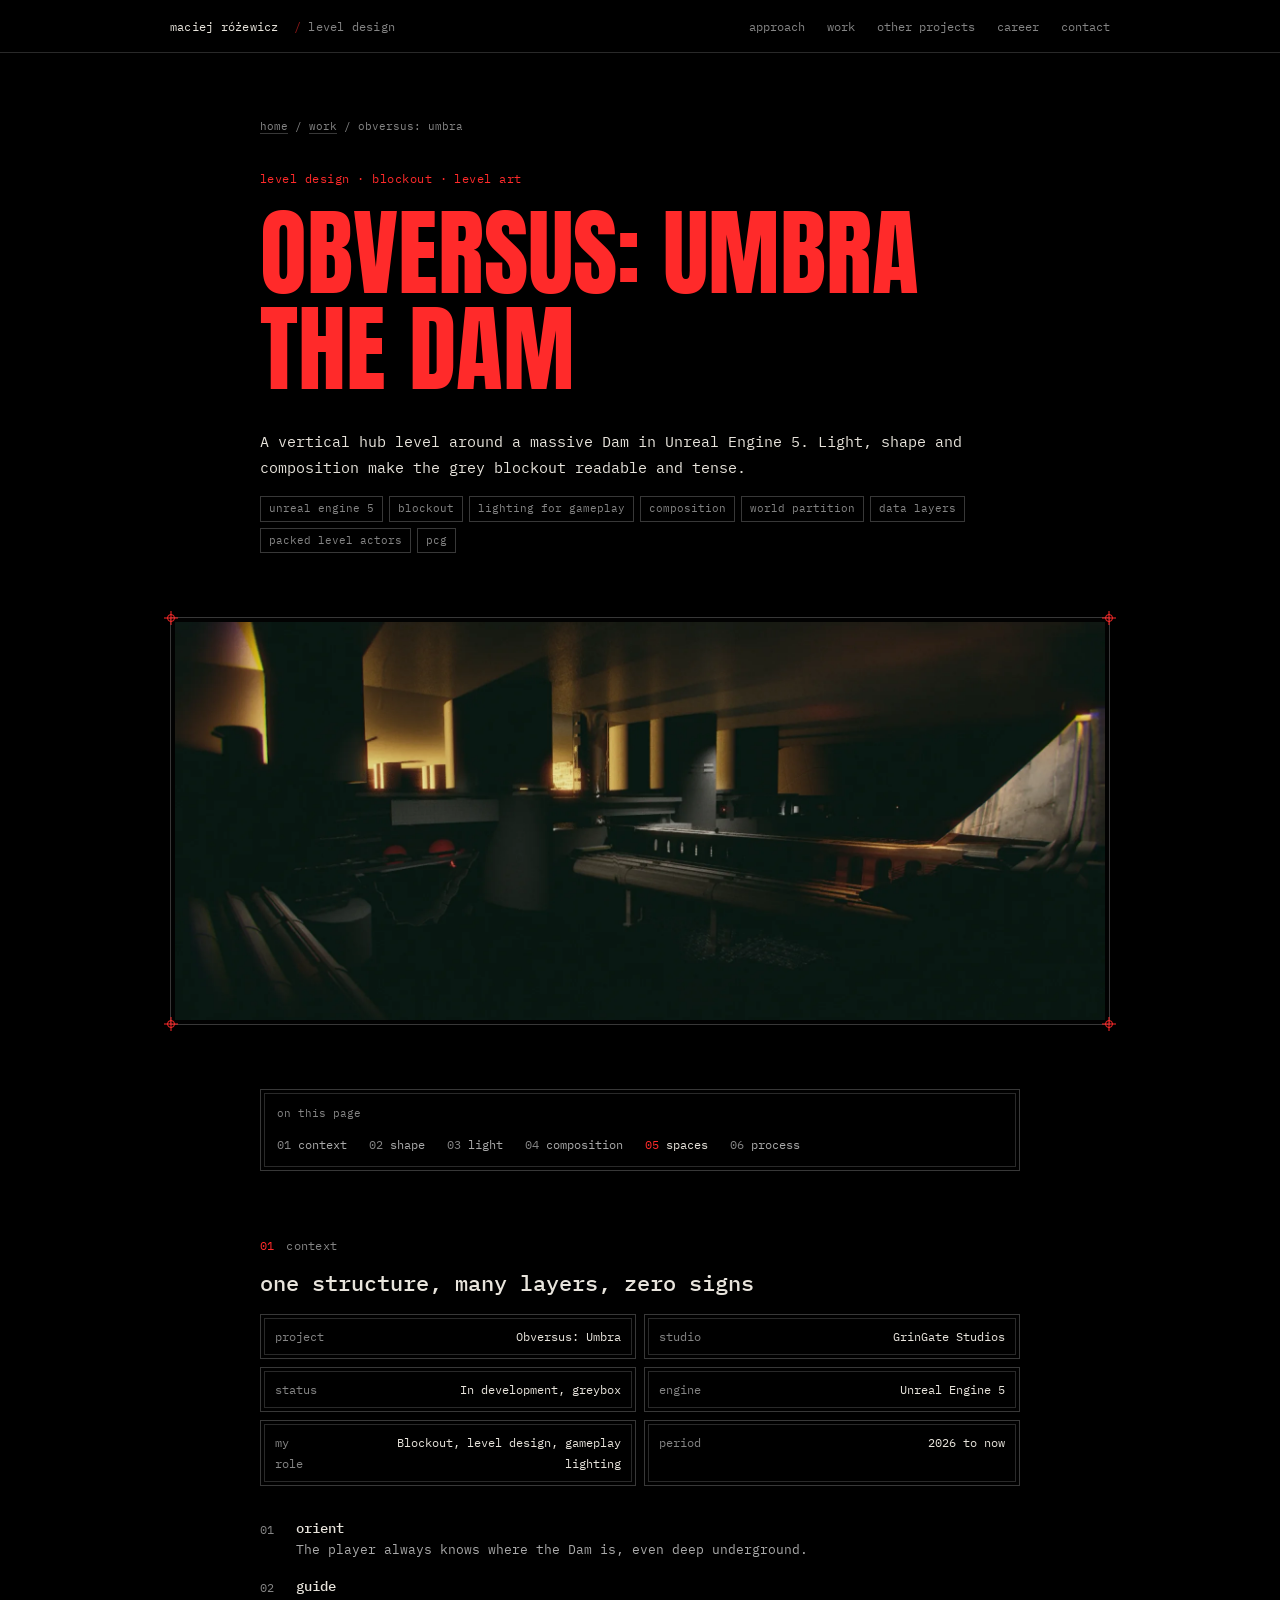
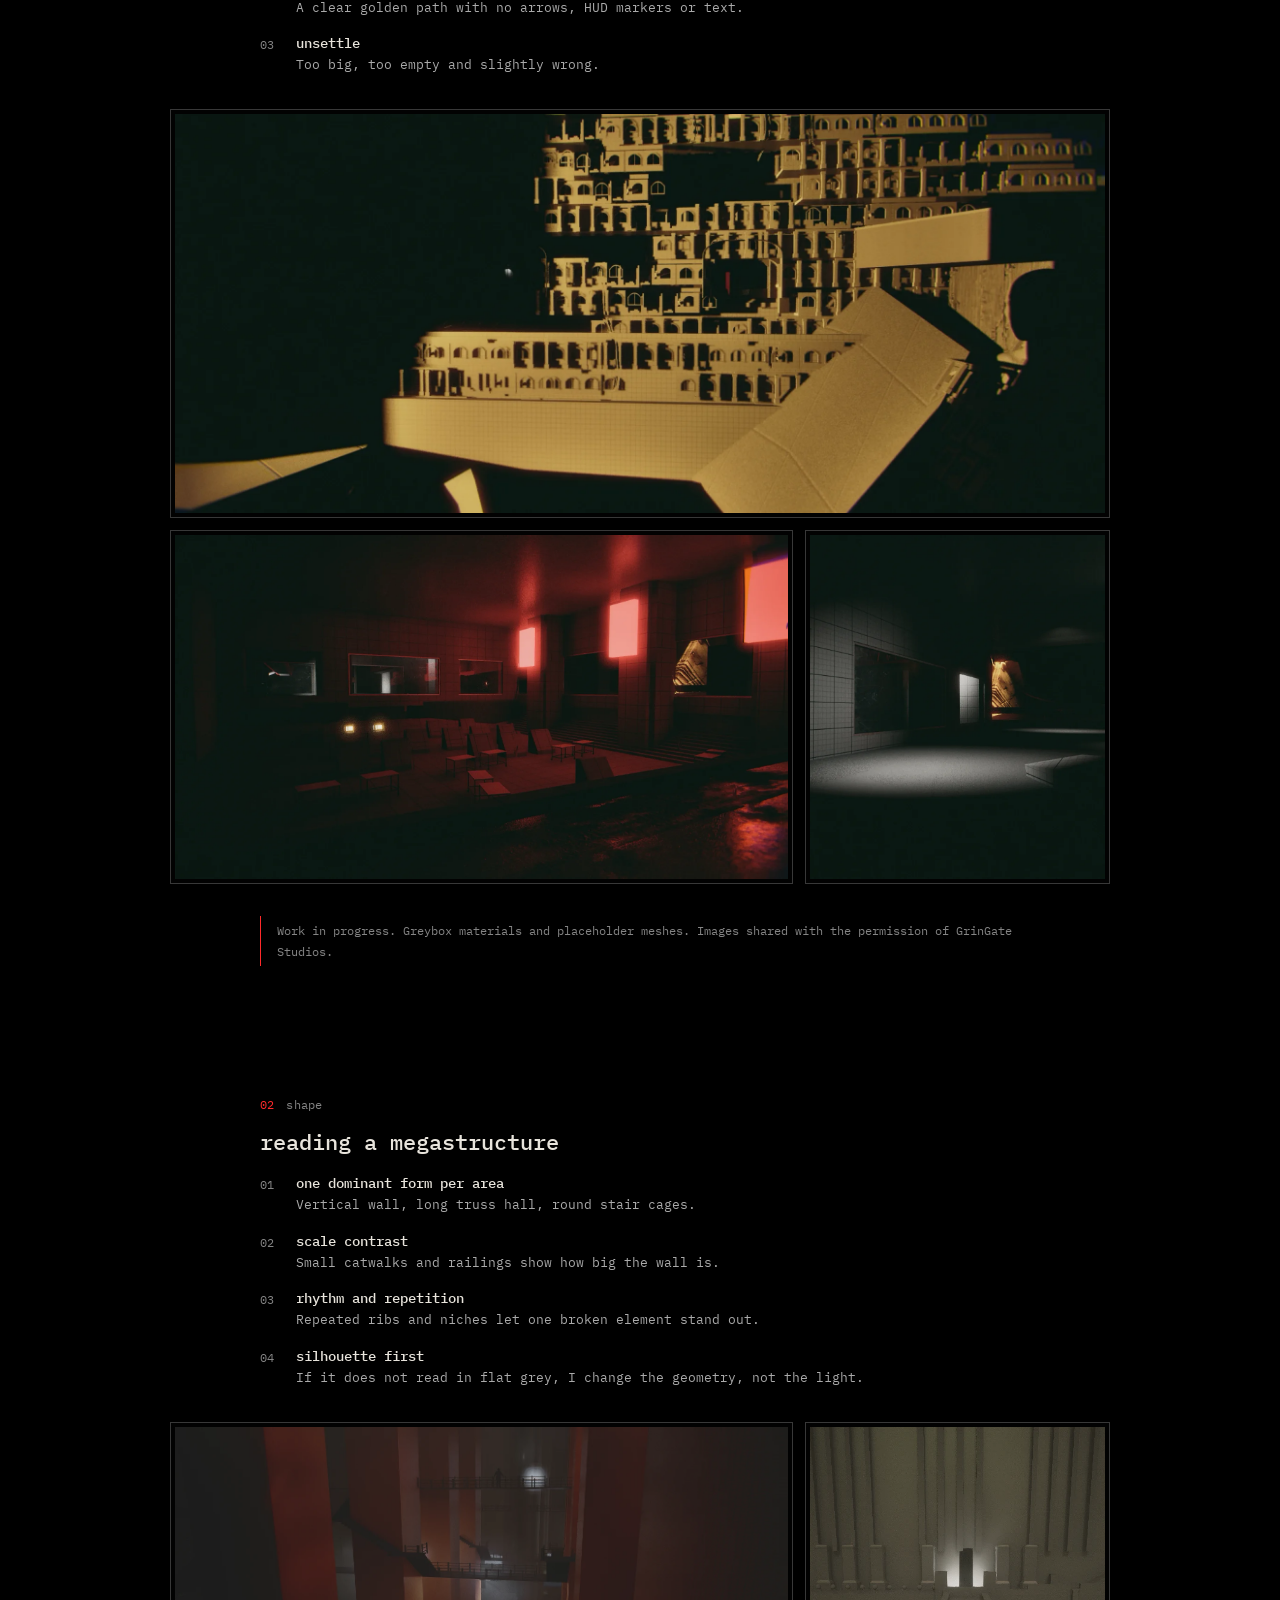
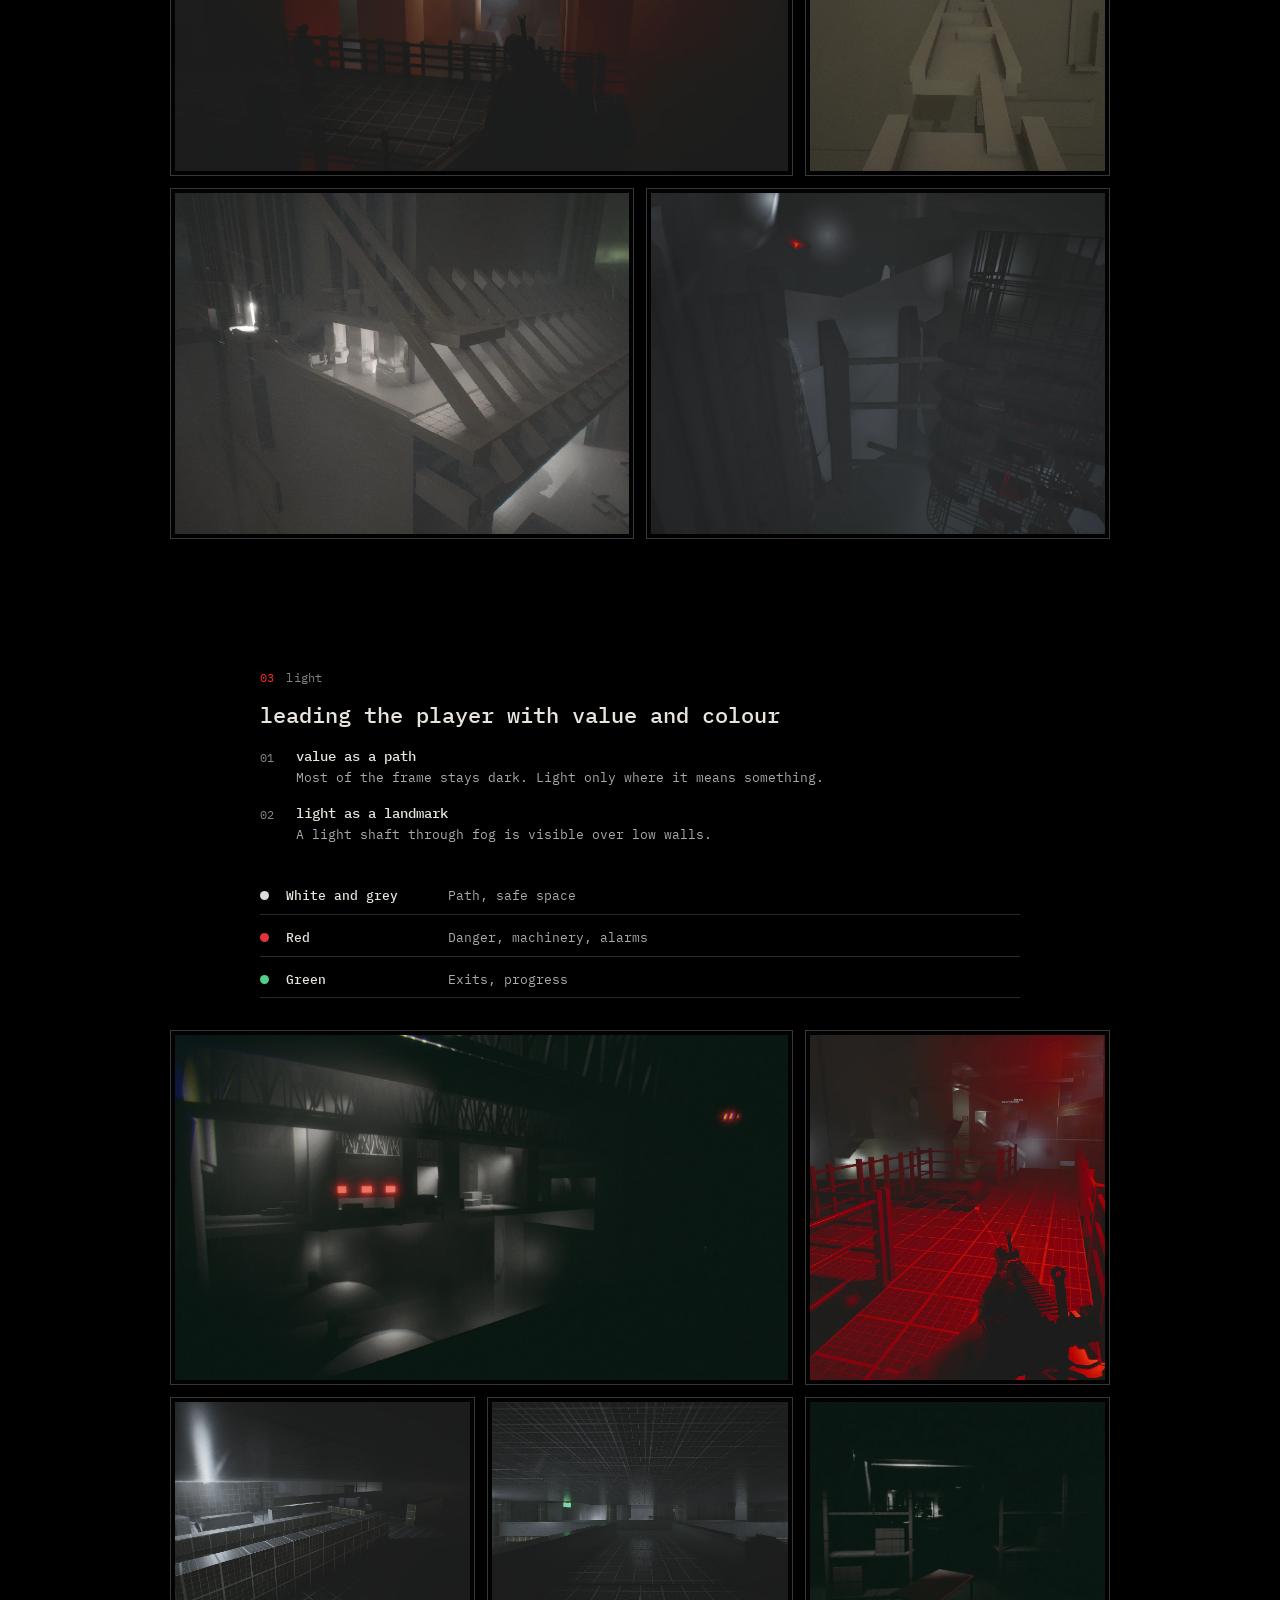
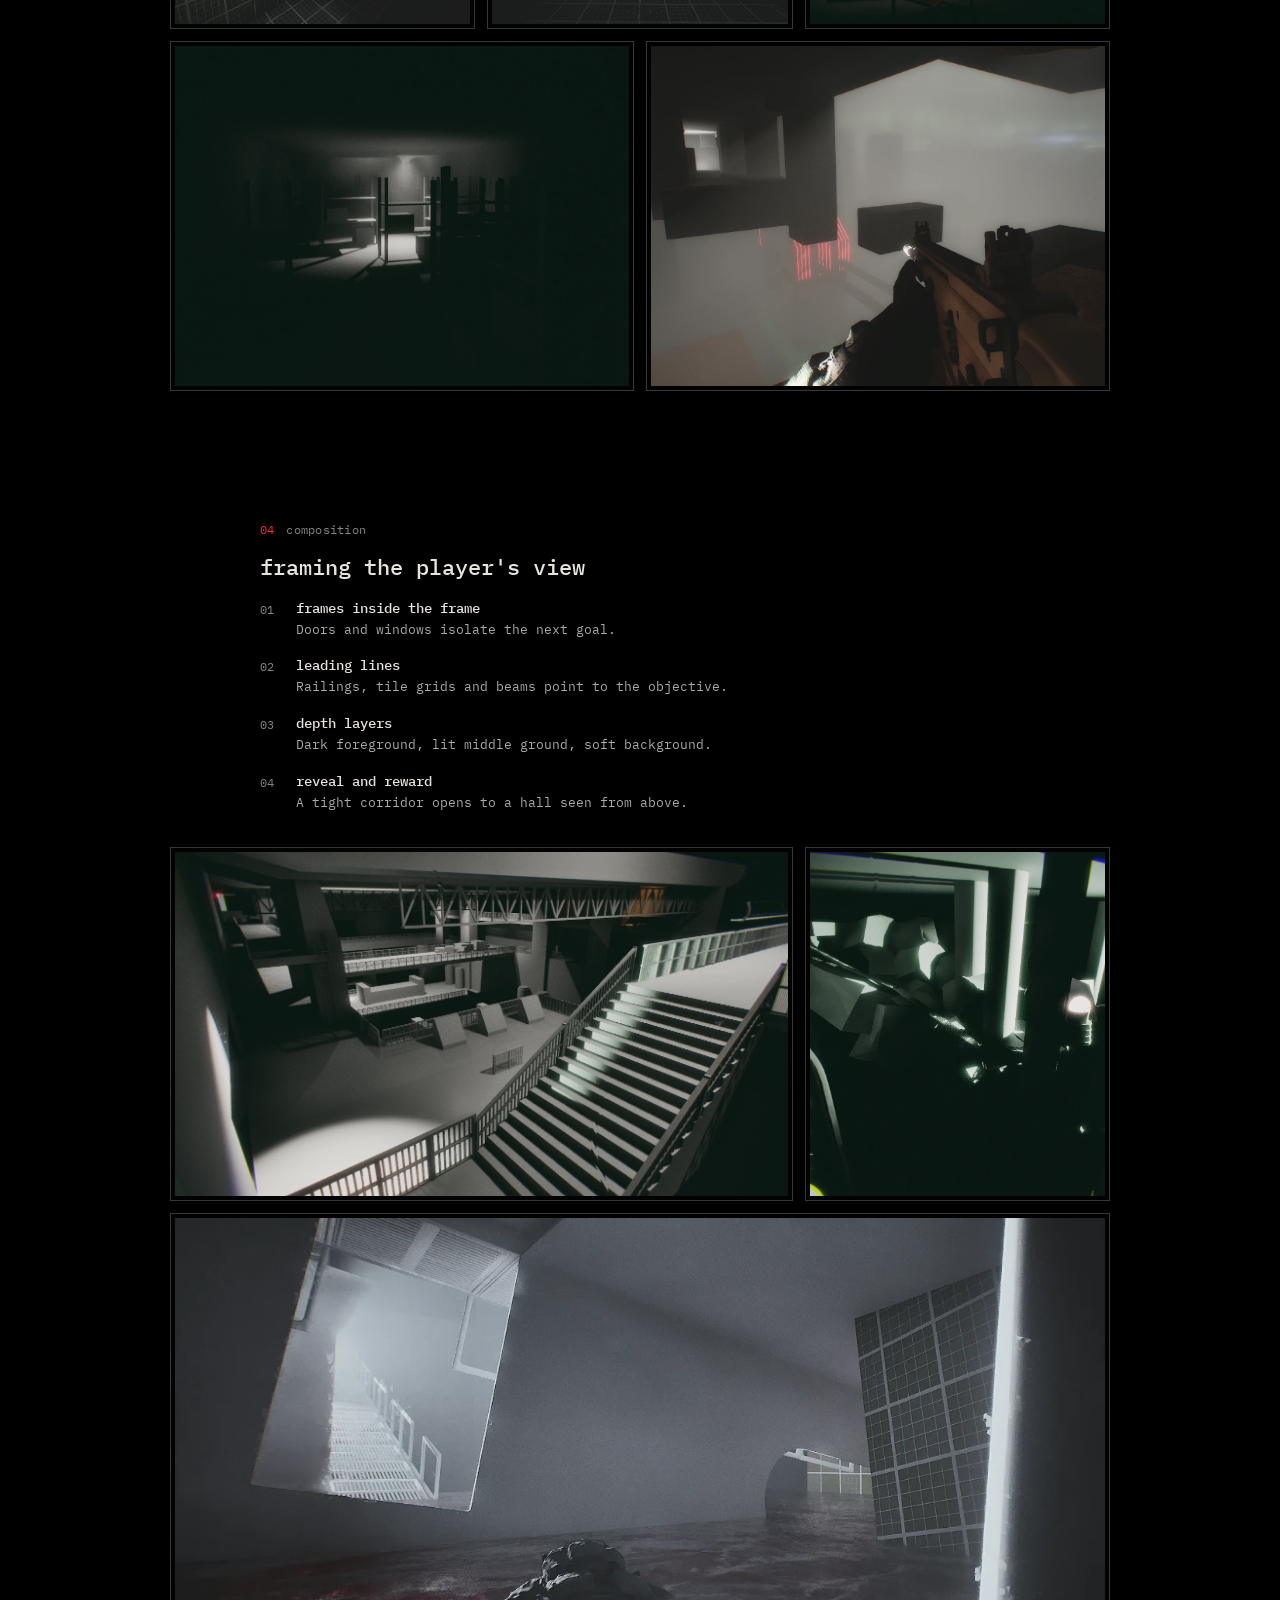
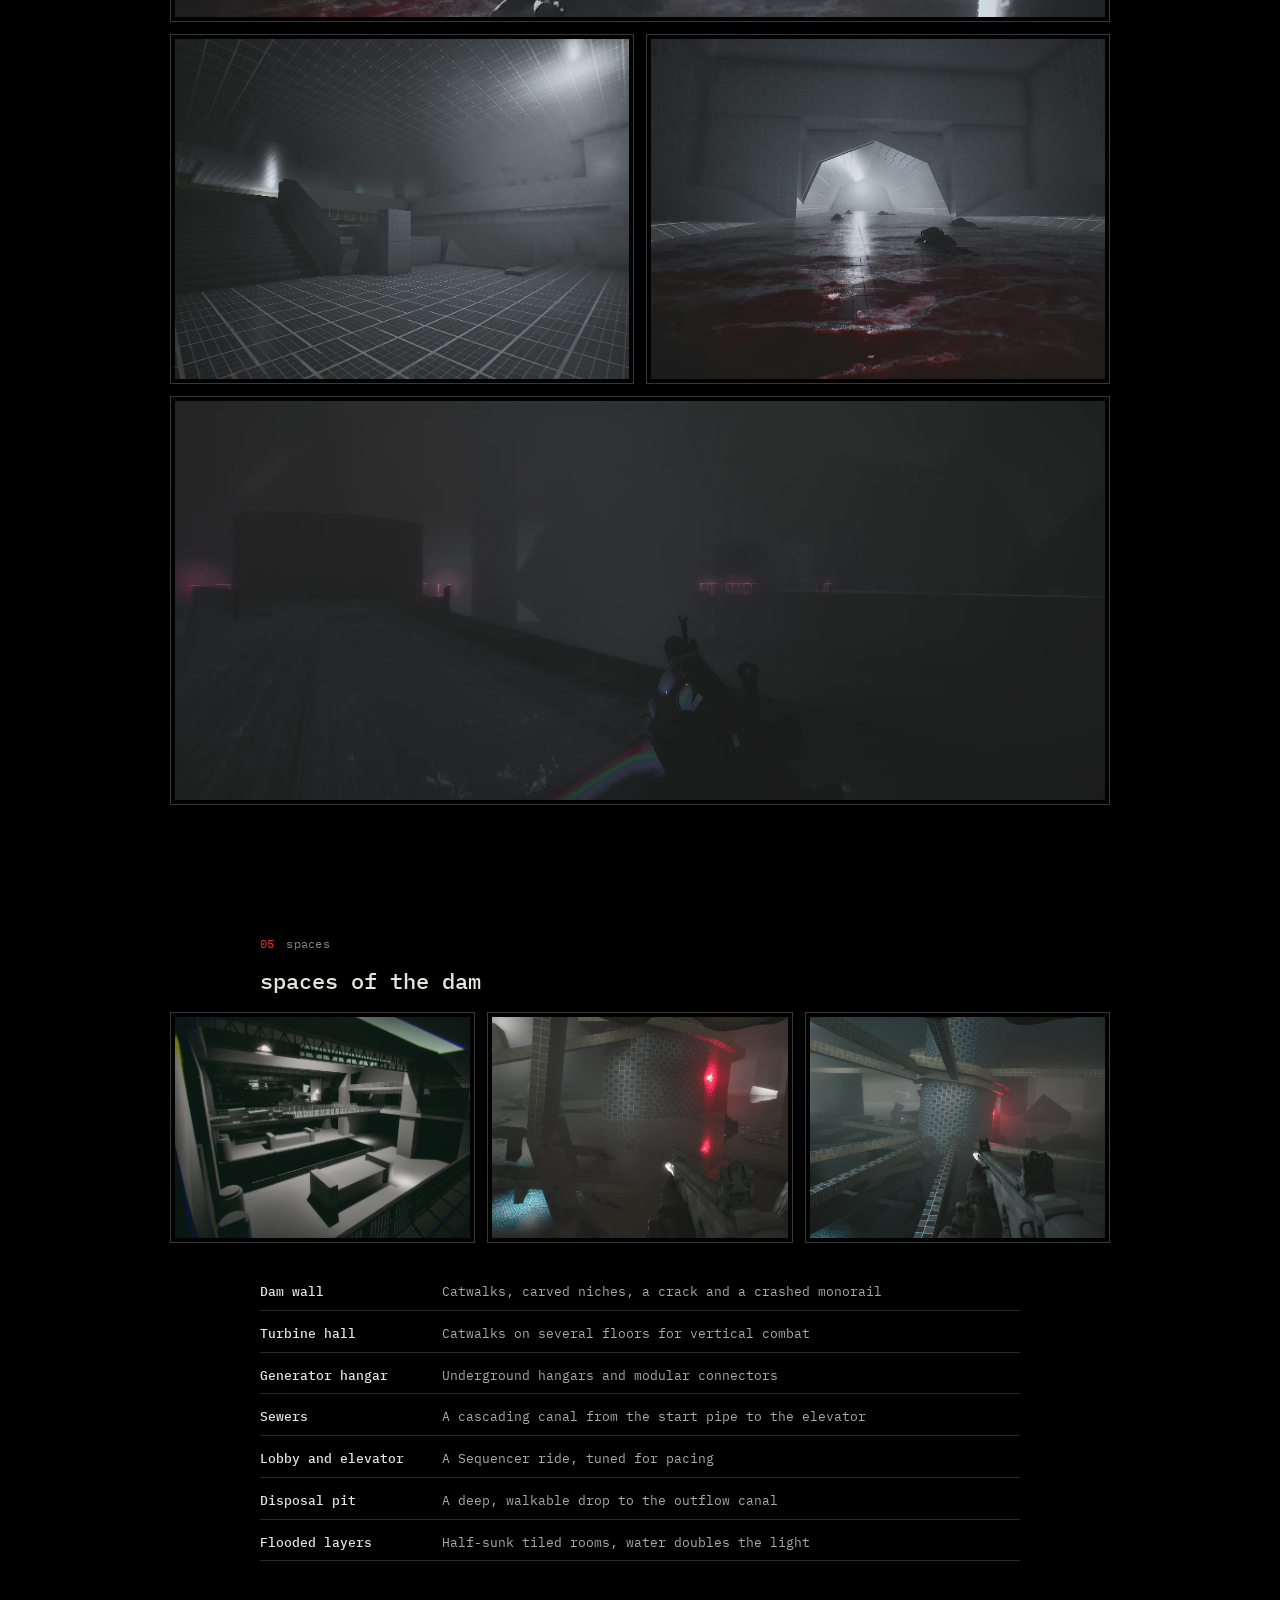
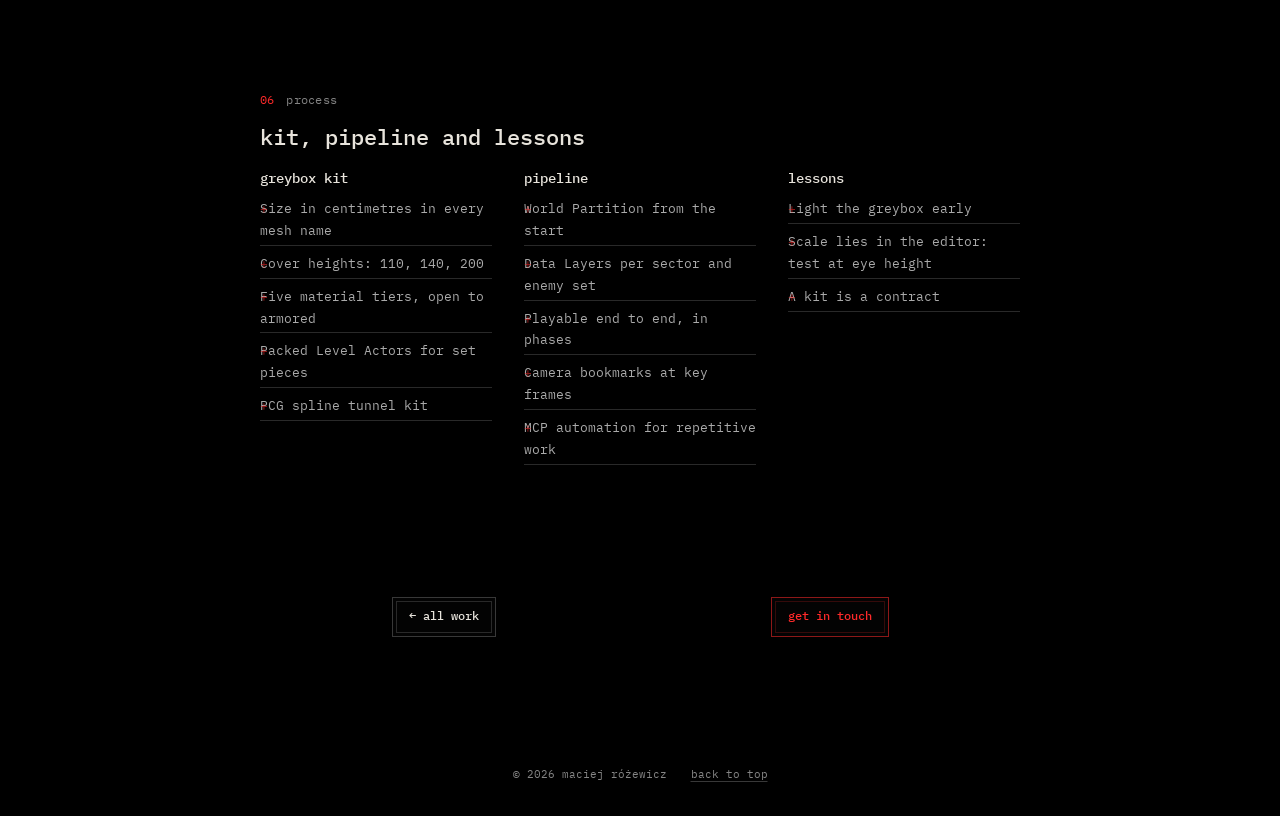
<file: obversus-umbra.html>
<!DOCTYPE html>
<html lang="en">
<head>
  <meta charset="utf-8">
  <meta name="viewport" content="width=device-width, initial-scale=1">
  <meta name="theme-color" content="#000000">
  <title>Obversus: Umbra, The Dam | Level design case study | Maciej Różewicz</title>
  <meta name="description" content="Level design and greybox case study: the Dam hub level of Obversus: Umbra, an Unreal Engine 5 FPS by GrinGate Studios. Light, shape and composition in blockout.">
  <meta property="og:title" content="Obversus: Umbra, The Dam | Level design case study">
  <meta property="og:image" content="assets/img/ou/20-turbine-hall-gold.webp">
  <link rel="preconnect" href="https://fonts.googleapis.com">
  <link rel="preconnect" href="https://fonts.gstatic.com" crossorigin>
  <link href="https://fonts.googleapis.com/css2?family=Anton&family=IBM+Plex+Mono:wght@400;500&display=swap" rel="stylesheet">
  <link rel="stylesheet" href="assets/css/style.css?v=20261126e">
</head>
<body>
<a class="skip-link" href="#main">Skip to content</a>

<header class="site-header">
  <div class="wrap">
    <a class="brand" href="index.html">Maciej Różewicz <span>Level Design</span></a>
    <button class="nav-toggle" aria-expanded="false" aria-controls="nav">Menu</button>
    <nav class="nav" id="nav" aria-label="Main">
      <a href="index.html#approach">Approach</a>
      <a href="index.html#work">Work</a>
      <a href="index.html#other">Other projects</a>
      <a href="index.html#career">Career</a>
      <a href="index.html#contact">Contact</a>
    </nav>
  </div>
</header>

<main id="main">

  <section class="case-hero">
    <div class="hero-media">
      <img src="assets/img/ou/20-turbine-hall-gold.webp" alt="Dark machine hall with warm window light at the back, pipes and red lamps in the foreground">
    </div>
    <div class="wrap">
      <div class="breadcrumb"><a href="index.html">Home</a> / <a href="index.html#work">Work</a> / Obversus: Umbra</div>
      <p class="role">Level design &middot; Blockout &middot; Level art</p>
      <h1>Obversus: Umbra<br>The Dam</h1>
      <p class="lead read">A vertical hub level around a massive Dam in Unreal Engine 5. Light, shape and composition make the grey blockout readable and tense.</p>
      <ul class="tags">
        <li>Unreal Engine 5</li><li>Blockout</li><li>Lighting for gameplay</li><li>Composition</li><li>World Partition</li><li>Data Layers</li><li>Packed Level Actors</li><li>PCG</li>
      </ul>
    </div>
  </section>

  <div class="wrap case-layout">

    <aside class="toc" aria-label="On this page">
      <p>On this page</p>
      <ol>
        <li><a href="#context">Context</a></li>
        <li><a href="#shape">Shape</a></li>
        <li><a href="#light">Light</a></li>
        <li><a href="#composition">Composition</a></li>
        <li><a href="#spaces">Spaces</a></li>
        <li><a href="#process">Process</a></li>
      </ol>
    </aside>

    <article>

      <!-- 01 -->
      <section class="chapter" id="context">
        <p class="eyebrow"><span class="num">01</span>Context</p>
        <h2>One structure, many layers, zero signs</h2>
        <dl class="context">
          <div><dt>Project</dt><dd>Obversus: Umbra</dd></div>
          <div><dt>Studio</dt><dd>GrinGate Studios</dd></div>
          <div><dt>Status</dt><dd>In development, greybox</dd></div>
          <div><dt>Engine</dt><dd>Unreal Engine 5</dd></div>
          <div><dt>My role</dt><dd>Blockout, level design, gameplay lighting</dd></div>
          <div><dt>Period</dt><dd>2026 to now</dd></div>
        </dl>
        <div class="principles three">
          <div><h3>Orient</h3><p>The player always knows where the Dam is, even deep underground.</p></div>
          <div><h3>Guide</h3><p>A clear golden path with no arrows, HUD markers or text.</p></div>
          <div><h3>Unsettle</h3><p>Too big, too empty and slightly wrong.</p></div>
        </div>
        <div class="gallery" style="margin-top: 32px;">
          <figure class="g-12"><img src="assets/img/ou/21-arch-modules.webp" alt="Stacked rows of one modular arch form a wall of windows, a red light at the centre" loading="lazy" data-zoom></figure>
          <figure class="g-8"><img src="assets/img/ou/22-red-lounge.webp" alt="Waiting room lit by three red light panels, with stairs at the back" loading="lazy" data-zoom></figure>
          <figure class="g-4"><img src="assets/img/ou/24-tiled-windows.webp" alt="Tiled room with a pool of light on the floor and a warm opening at the back" loading="lazy" data-zoom></figure>
        </div>
        <div class="callout"><p>Work in progress. Greybox materials and placeholder meshes. Images shared with the permission of GrinGate Studios.</p></div>
      </section>

      <!-- 02 -->
      <section class="chapter" id="shape">
        <p class="eyebrow"><span class="num">02</span>Shape</p>
        <h2>Reading a megastructure</h2>
        <div class="principles">
          <div><h3>One dominant form per area</h3><p>Vertical wall, long truss hall, round stair cages.</p></div>
          <div><h3>Scale contrast</h3><p>Small catwalks and railings show how big the wall is.</p></div>
          <div><h3>Rhythm and repetition</h3><p>Repeated ribs and niches let one broken element stand out.</p></div>
          <div><h3>Silhouette first</h3><p>If it does not read in flat grey, I change the geometry, not the light.</p></div>
        </div>
        <div class="gallery">
          <figure class="g-8"><img src="assets/img/ou/13-pillar-canyon.webp" alt="Stacked catwalks and stairs between massive orange pillars" loading="lazy" data-zoom></figure>
          <figure class="g-4"><img src="assets/img/ou/17-dam-wall-niches.webp" alt="Dam wall face with vertical ribs, niches and a lit doorway" loading="lazy" data-zoom></figure>
          <figure class="g-6"><img src="assets/img/ou/18-dam-supports-exterior.webp" alt="Angled support beams on the Dam with a lit gallery" loading="lazy" data-zoom></figure>
          <figure class="g-6"><img src="assets/img/ou/07-spiral-cage.webp" alt="Round cage stair tower in a dark space" loading="lazy" data-zoom></figure>
        </div>
      </section>

      <!-- 03 -->
      <section class="chapter" id="light">
        <p class="eyebrow"><span class="num">03</span>Light</p>
        <h2>Leading the player with value and colour</h2>
        <div class="principles">
          <div><h3>Value as a path</h3><p>Most of the frame stays dark. Light only where it means something.</p></div>
          <div><h3>Light as a landmark</h3><p>A light shaft through fog is visible over low walls.</p></div>
        </div>
        <ul class="keys">
          <li><span class="dot" style="background:#d9dde0"></span><strong>White and grey</strong> Path, safe space</li>
          <li><span class="dot" style="background:#e5333b"></span><strong>Red</strong> Danger, machinery, alarms</li>
          <li><span class="dot" style="background:#4fd18b"></span><strong>Green</strong> Exits, progress</li>
        </ul>
        <div class="gallery">
          <figure class="g-8"><img src="assets/img/ou/02-hangar-red-signals.webp" alt="Hangar with three red lights under trusses" loading="lazy" data-zoom></figure>
          <figure class="g-4"><img src="assets/img/ou/12-catwalk-red-alert.webp" alt="Catwalk under red alert lighting" loading="lazy" data-zoom></figure>
          <figure class="g-4"><img src="assets/img/ou/10-tiled-maze-lightshaft.webp" alt="Light shaft above tiled low walls" loading="lazy" data-zoom></figure>
          <figure class="g-4"><img src="assets/img/ou/09-tiled-corridor-exit.webp" alt="Dark tiled corridor with a green exit sign" loading="lazy" data-zoom></figure>
          <figure class="g-4"><img src="assets/img/ou/23-storage-shelves.webp" alt="Dark storeroom with shelves, one cold strip light and a red table" loading="lazy" data-zoom></figure>
          <figure class="g-6"><img src="assets/img/ou/01-storage-room.webp" alt="Dark storage room, one overhead light makes a pool on the floor" loading="lazy" data-zoom></figure>
          <figure class="g-6"><img src="assets/img/ou/19-fog-lasers.webp" alt="Bright fog with red laser lines and dark blocks" loading="lazy" data-zoom></figure>
        </div>
      </section>

      <!-- 04 -->
      <section class="chapter" id="composition">
        <p class="eyebrow"><span class="num">04</span>Composition</p>
        <h2>Framing the player's view</h2>
        <div class="principles">
          <div><h3>Frames inside the frame</h3><p>Doors and windows isolate the next goal.</p></div>
          <div><h3>Leading lines</h3><p>Railings, tile grids and beams point to the objective.</p></div>
          <div><h3>Depth layers</h3><p>Dark foreground, lit middle ground, soft background.</p></div>
          <div><h3>Reveal and reward</h3><p>A tight corridor opens to a hall seen from above.</p></div>
        </div>
        <div class="gallery">
          <figure class="g-8"><img src="assets/img/ou/05-turbine-hall-stairs.webp" alt="Stairs down into the turbine hall with a view of the route" loading="lazy" data-zoom></figure>
          <figure class="g-4"><img src="assets/img/ou/03-mannequin-gallery.webp" alt="Row of mannequins in a corridor with hard light" loading="lazy" data-zoom></figure>
          <figure class="g-12"><img src="assets/img/ou/11-window-tilted-room.webp?v=20261116b" alt="Through a window into a tilted, flooded room with a body" loading="lazy" data-zoom></figure>
          <figure class="g-6"><img src="assets/img/ou/08-tiled-hall-stairs.webp" alt="Large tiled hall with stairs and fog" loading="lazy" data-zoom></figure>
          <figure class="g-6"><img src="assets/img/ou/14-flooded-tunnel.webp" alt="Symmetric flooded tunnel with a bright opening" loading="lazy" data-zoom></figure>
          <figure class="g-12"><img src="assets/img/ou/06-dam-exterior-fog.webp" alt="Foggy exterior of the Dam with red edge lights, first-person view" loading="lazy" data-zoom></figure>
        </div>
      </section>

      <!-- 05 -->
      <section class="chapter" id="spaces">
        <p class="eyebrow"><span class="num">05</span>Spaces</p>
        <h2>Spaces of the Dam</h2>
        <div class="gallery">
          <figure class="g-4"><img src="assets/img/ou/04-turbine-hall-catwalks.webp" alt="Turbine hall with catwalks on several levels" loading="lazy" data-zoom></figure>
          <figure class="g-4"><img src="assets/img/ou/15-flooded-pool-red.webp" alt="Flooded tiled room with a red light reflected in water" loading="lazy" data-zoom></figure>
          <figure class="g-4"><img src="assets/img/ou/16-flooded-beams.webp" alt="Tiled beams crossing over flooded floor" loading="lazy" data-zoom></figure>
        </div>
        <ul class="spaces">
          <li><strong>Dam wall</strong> Catwalks, carved niches, a crack and a crashed monorail</li>
          <li><strong>Turbine hall</strong> Catwalks on several floors for vertical combat</li>
          <li><strong>Generator hangar</strong> Underground hangars and modular connectors</li>
          <li><strong>Sewers</strong> A cascading canal from the start pipe to the elevator</li>
          <li><strong>Lobby and elevator</strong> A Sequencer ride, tuned for pacing</li>
          <li><strong>Disposal pit</strong> A deep, walkable drop to the outflow canal</li>
          <li><strong>Flooded layers</strong> Half-sunk tiled rooms, water doubles the light</li>
        </ul>
      </section>

      <!-- 06 -->
      <section class="chapter" id="process">
        <p class="eyebrow"><span class="num">06</span>Process</p>
        <h2>Kit, pipeline and lessons</h2>
        <div class="skills">
          <div>
            <h3>Greybox kit</h3>
            <ul class="points">
              <li>Size in centimetres in every mesh name</li>
              <li>Cover heights: 110, 140, 200</li>
              <li>Five material tiers, open to armored</li>
              <li>Packed Level Actors for set pieces</li>
              <li>PCG spline tunnel kit</li>
            </ul>
          </div>
          <div>
            <h3>Pipeline</h3>
            <ul class="points">
              <li>World Partition from the start</li>
              <li>Data Layers per sector and enemy set</li>
              <li>Playable end to end, in phases</li>
              <li>Camera bookmarks at key frames</li>
              <li>MCP automation for repetitive work</li>
            </ul>
          </div>
          <div>
            <h3>Lessons</h3>
            <ul class="points">
              <li>Light the greybox early</li>
              <li>Scale lies in the editor: test at eye height</li>
              <li>A kit is a contract</li>
            </ul>
          </div>
        </div>
      </section>

    </article>
  </div>

  <div class="wrap next-case">
    <a class="btn" href="index.html#work">&#8592; All work</a>
    <a class="btn primary" href="index.html#contact">Get in touch</a>
  </div>

</main>

<footer class="site-footer">
  <div class="wrap">
    <span>&copy; <span id="year">2026</span> Maciej Różewicz</span>
    <a href="#top">Back to top</a>
  </div>
</footer>

<script src="assets/js/main.js?v=20261126a"></script>
</body>
</html>
</file>
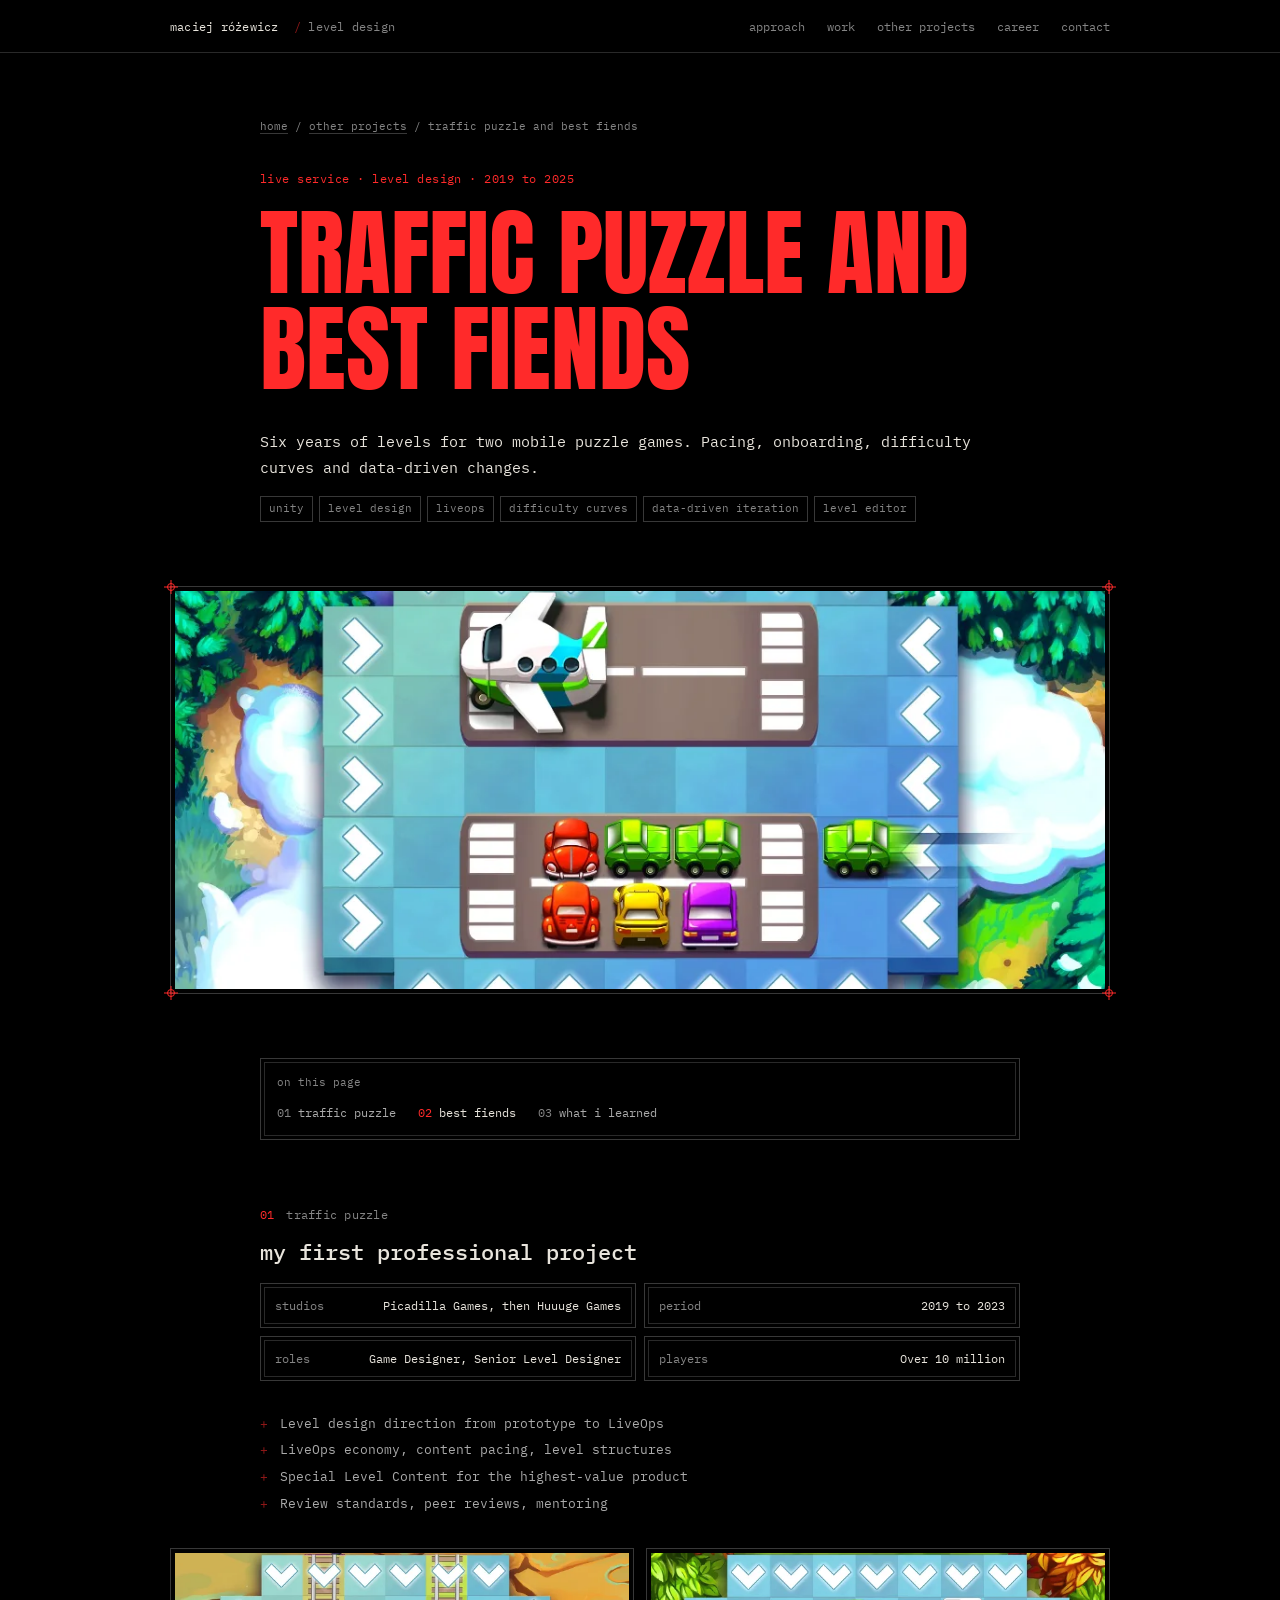
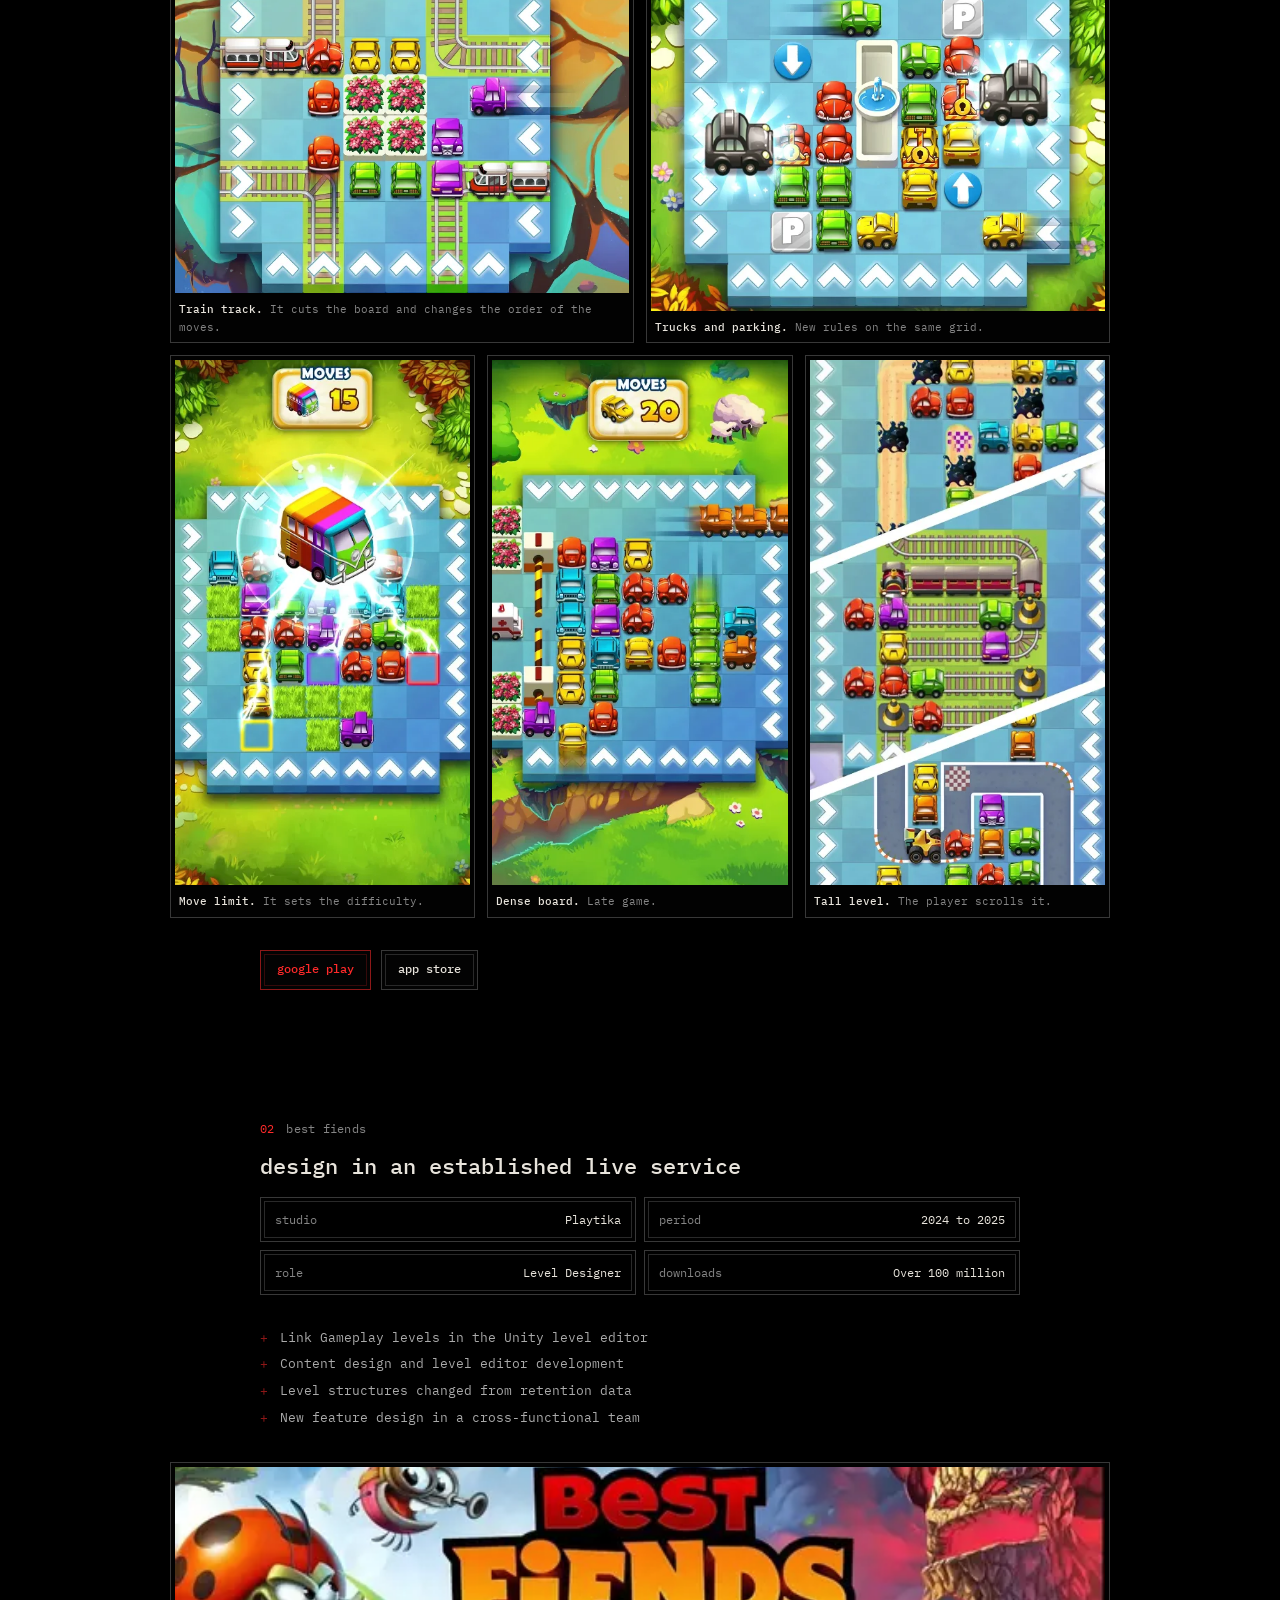
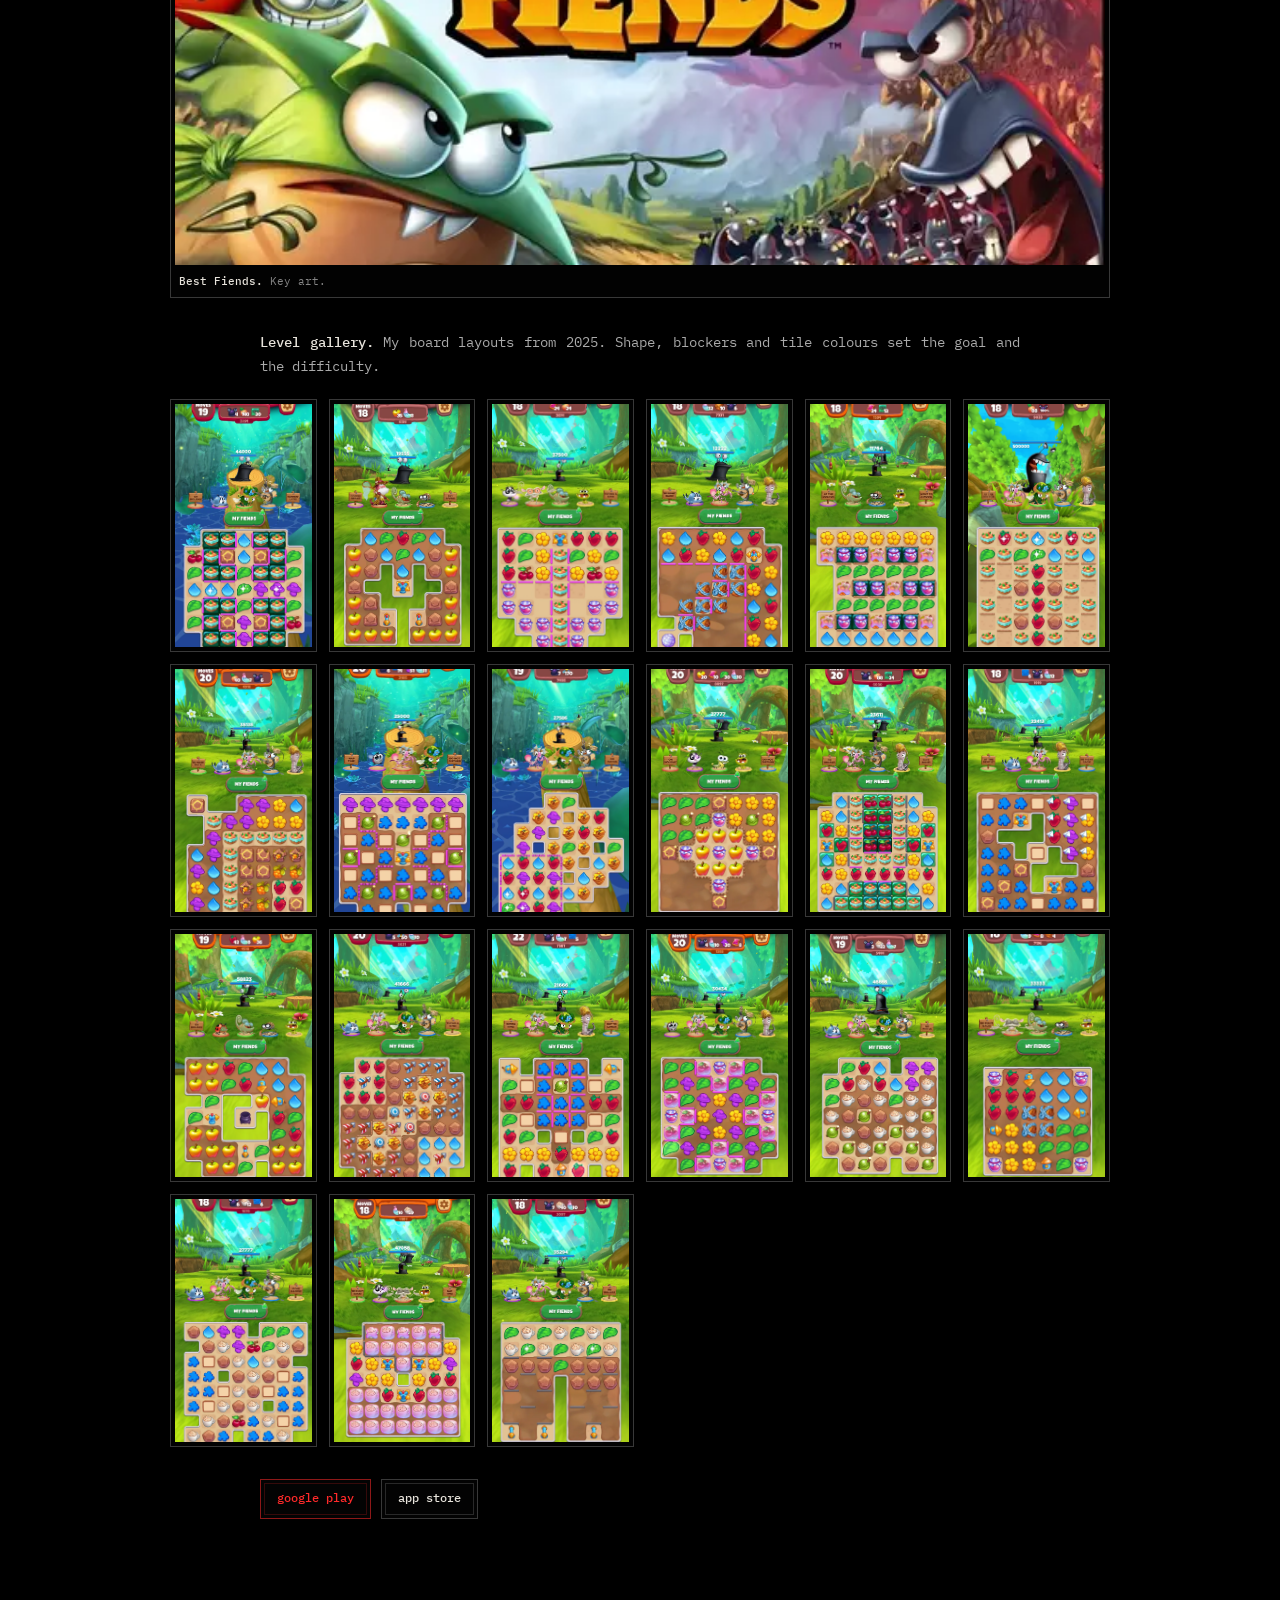
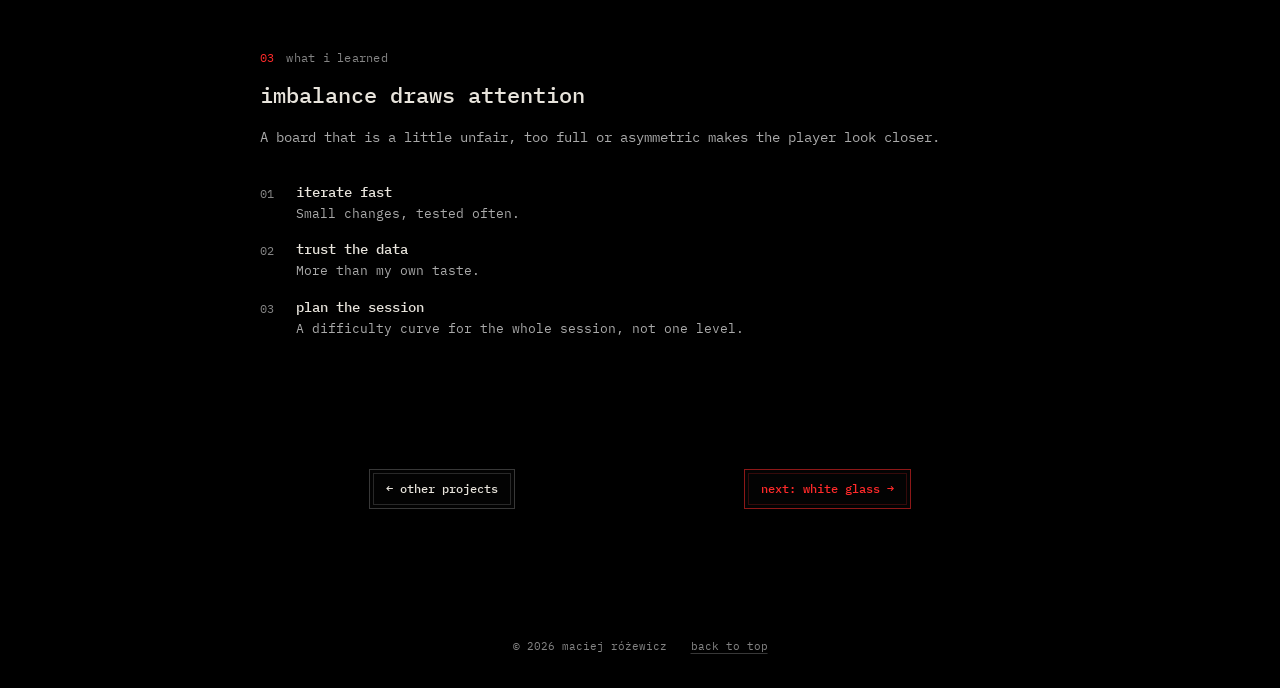
<file: puzzle-games.html>
<!DOCTYPE html>
<html lang="en">
<head>
  <meta charset="utf-8">
  <meta name="viewport" content="width=device-width, initial-scale=1">
  <meta name="theme-color" content="#000000">
  <title>Traffic Puzzle and Best Fiends | Live-service level design | Maciej Różewicz</title>
  <meta name="description" content="Level design for two mobile puzzle games: Traffic Puzzle (over 10 million players) and Best Fiends (over 100 million downloads). Pacing, difficulty and data-driven iteration.">
  <meta property="og:title" content="Traffic Puzzle and Best Fiends | Live-service level design">
  <meta property="og:image" content="assets/img/projects/puzzle-games/tp-01.webp">
  <link rel="preconnect" href="https://fonts.googleapis.com">
  <link rel="preconnect" href="https://fonts.gstatic.com" crossorigin>
  <link href="https://fonts.googleapis.com/css2?family=Anton&family=IBM+Plex+Mono:wght@400;500&display=swap" rel="stylesheet">
  <link rel="stylesheet" href="assets/css/style.css?v=20261126e">
</head>
<body>
<a class="skip-link" href="#main">Skip to content</a>

<header class="site-header">
  <div class="wrap">
    <a class="brand" href="index.html">Maciej Różewicz <span>Level Design</span></a>
    <button class="nav-toggle" aria-expanded="false" aria-controls="nav">Menu</button>
    <nav class="nav" id="nav" aria-label="Main">
      <a href="index.html#approach">Approach</a>
      <a href="index.html#work">Work</a>
      <a href="index.html#other">Other projects</a>
      <a href="index.html#career">Career</a>
      <a href="index.html#contact">Contact</a>
    </nav>
  </div>
</header>

<main id="main">

  <section class="case-hero">
    <div class="hero-media">
      <img src="assets/img/projects/puzzle-games/tp-01.webp" alt="Traffic Puzzle level with a plane and rows of coloured cars">
    </div>
    <div class="wrap">
      <div class="breadcrumb"><a href="index.html">Home</a> / <a href="index.html#other">Other projects</a> / Traffic Puzzle and Best Fiends</div>
      <p class="role">Live service &middot; Level design &middot; 2019 to 2025</p>
      <h1>Traffic Puzzle and Best Fiends</h1>
      <p class="lead read">Six years of levels for two mobile puzzle games. Pacing, onboarding, difficulty curves and data-driven changes.</p>
      <ul class="tags">
        <li>Unity</li><li>Level design</li><li>LiveOps</li><li>Difficulty curves</li><li>Data-driven iteration</li><li>Level editor</li>
      </ul>
    </div>
  </section>

  <div class="wrap case-layout">

    <aside class="toc" aria-label="On this page">
      <p>On this page</p>
      <ol>
        <li><a href="#traffic">Traffic Puzzle</a></li>
        <li><a href="#bestfiends">Best Fiends</a></li>
        <li><a href="#lessons">What I learned</a></li>
      </ol>
    </aside>

    <article>

      <!-- 01 -->
      <section class="chapter" id="traffic">
        <p class="eyebrow"><span class="num">01</span>Traffic Puzzle</p>
        <h2>My first professional project</h2>
        <dl class="context">
          <div><dt>Studios</dt><dd>Picadilla Games, then Huuuge Games</dd></div>
          <div><dt>Period</dt><dd>2019 to 2023</dd></div>
          <div><dt>Roles</dt><dd>Game Designer, Senior Level Designer</dd></div>
          <div><dt>Players</dt><dd>Over 10 million</dd></div>
        </dl>
        <div class="read">
          <ul class="points"><li>Level design direction from prototype to LiveOps</li><li>LiveOps economy, content pacing, level structures</li><li>Special Level Content for the highest-value product</li><li>Review standards, peer reviews, mentoring</li></ul>
        </div>
        <div class="gallery">
          <figure class="g-6"><img src="assets/img/projects/puzzle-games/tp-02.webp" alt="Traffic Puzzle level with a train track and rows of cars" loading="lazy" data-zoom><figcaption><strong>Train track.</strong> It cuts the board and changes the order of the moves.</figcaption></figure>
          <figure class="g-6"><img src="assets/img/projects/puzzle-games/tp-03.webp" alt="Traffic Puzzle level with trucks, parking spots and arrows" loading="lazy" data-zoom><figcaption><strong>Trucks and parking.</strong> New rules on the same grid.</figcaption></figure>
          <figure class="g-4 tall"><img src="assets/img/projects/puzzle-games/tp-04.webp" alt="Traffic Puzzle level with a colourful bus and moves counter" loading="lazy" data-zoom><figcaption><strong>Move limit.</strong> It sets the difficulty.</figcaption></figure>
          <figure class="g-4 tall"><img src="assets/img/projects/puzzle-games/tp-05.webp" alt="Traffic Puzzle level with many rows of cars" loading="lazy" data-zoom><figcaption><strong>Dense board.</strong> Late game.</figcaption></figure>
          <figure class="g-4 tall"><img src="assets/img/projects/puzzle-games/tp-06.webp" alt="Tall Traffic Puzzle level with roads and cars" loading="lazy" data-zoom><figcaption><strong>Tall level.</strong> The player scrolls it.</figcaption></figure>
        </div>
        <div class="doc-row">
          <a class="btn primary" href="https://play.google.com/store/apps/details?id=com.picadilla.beepbeepvroom" target="_blank" rel="noopener">Google Play</a>
          <a class="btn" href="https://apps.apple.com/us/app/traffic-puzzle-car-jam-escape/id1471999779" target="_blank" rel="noopener">App Store</a>
        </div>
      </section>

      <!-- 02 -->
      <section class="chapter" id="bestfiends">
        <p class="eyebrow"><span class="num">02</span>Best Fiends</p>
        <h2>Design in an established live service</h2>
        <dl class="context">
          <div><dt>Studio</dt><dd>Playtika</dd></div>
          <div><dt>Period</dt><dd>2024 to 2025</dd></div>
          <div><dt>Role</dt><dd>Level Designer</dd></div>
          <div><dt>Downloads</dt><dd>Over 100 million</dd></div>
        </dl>
        <div class="read">
          <ul class="points"><li>Link Gameplay levels in the Unity level editor</li><li>Content design and level editor development</li><li>Level structures changed from retention data</li><li>New feature design in a cross-functional team</li></ul>
        </div>
        <div class="gallery">
          <figure class="g-12"><img src="assets/img/projects/puzzle-games/bf-01.webp" alt="Best Fiends key art" loading="lazy" data-zoom><figcaption><strong>Best Fiends.</strong> Key art.</figcaption></figure>
        </div>
        <div class="read" style="margin-top: 32px;">
          <p><strong>Level gallery.</strong> My board layouts from 2025. Shape, blockers and tile colours set the goal and the difficulty.</p>
        </div>
        <div class="gallery" style="margin-top: 20px;">
          <figure class="g-2 tall"><img src="assets/img/projects/puzzle-games/bf-levels/02.webp" alt="Best Fiends level layout 1" loading="lazy" data-zoom></figure>
          <figure class="g-2 tall"><img src="assets/img/projects/puzzle-games/bf-levels/03.webp" alt="Best Fiends level layout 2" loading="lazy" data-zoom></figure>
          <figure class="g-2 tall"><img src="assets/img/projects/puzzle-games/bf-levels/04.webp" alt="Best Fiends level layout 3" loading="lazy" data-zoom></figure>
          <figure class="g-2 tall"><img src="assets/img/projects/puzzle-games/bf-levels/05.webp" alt="Best Fiends level layout 4" loading="lazy" data-zoom></figure>
          <figure class="g-2 tall"><img src="assets/img/projects/puzzle-games/bf-levels/06.webp" alt="Best Fiends level layout 5" loading="lazy" data-zoom></figure>
          <figure class="g-2 tall"><img src="assets/img/projects/puzzle-games/bf-levels/07.webp" alt="Best Fiends level layout 6" loading="lazy" data-zoom></figure>
          <figure class="g-2 tall"><img src="assets/img/projects/puzzle-games/bf-levels/08.webp" alt="Best Fiends level layout 7" loading="lazy" data-zoom></figure>
          <figure class="g-2 tall"><img src="assets/img/projects/puzzle-games/bf-levels/09.webp" alt="Best Fiends level layout 8" loading="lazy" data-zoom></figure>
          <figure class="g-2 tall"><img src="assets/img/projects/puzzle-games/bf-levels/10.webp" alt="Best Fiends level layout 9" loading="lazy" data-zoom></figure>
          <figure class="g-2 tall"><img src="assets/img/projects/puzzle-games/bf-levels/11.webp" alt="Best Fiends level layout 10" loading="lazy" data-zoom></figure>
          <figure class="g-2 tall"><img src="assets/img/projects/puzzle-games/bf-levels/12.webp" alt="Best Fiends level layout 11" loading="lazy" data-zoom></figure>
          <figure class="g-2 tall"><img src="assets/img/projects/puzzle-games/bf-levels/13.webp" alt="Best Fiends level layout 12" loading="lazy" data-zoom></figure>
          <figure class="g-2 tall"><img src="assets/img/projects/puzzle-games/bf-levels/14.webp" alt="Best Fiends level layout 13" loading="lazy" data-zoom></figure>
          <figure class="g-2 tall"><img src="assets/img/projects/puzzle-games/bf-levels/15.webp" alt="Best Fiends level layout 14" loading="lazy" data-zoom></figure>
          <figure class="g-2 tall"><img src="assets/img/projects/puzzle-games/bf-levels/16.webp" alt="Best Fiends level layout 15" loading="lazy" data-zoom></figure>
          <figure class="g-2 tall"><img src="assets/img/projects/puzzle-games/bf-levels/17.webp" alt="Best Fiends level layout 16" loading="lazy" data-zoom></figure>
          <figure class="g-2 tall"><img src="assets/img/projects/puzzle-games/bf-levels/18.webp" alt="Best Fiends level layout 17" loading="lazy" data-zoom></figure>
          <figure class="g-2 tall"><img src="assets/img/projects/puzzle-games/bf-levels/19.webp" alt="Best Fiends level layout 18" loading="lazy" data-zoom></figure>
          <figure class="g-2 tall"><img src="assets/img/projects/puzzle-games/bf-levels/20.webp" alt="Best Fiends level layout 19" loading="lazy" data-zoom></figure>
          <figure class="g-2 tall"><img src="assets/img/projects/puzzle-games/bf-levels/21.webp" alt="Best Fiends level layout 20" loading="lazy" data-zoom></figure>
          <figure class="g-2 tall"><img src="assets/img/projects/puzzle-games/bf-levels/22.webp" alt="Best Fiends level layout 21" loading="lazy" data-zoom></figure>
        </div>
        <div class="doc-row">
          <a class="btn primary" href="https://play.google.com/store/apps/details?id=com.Seriously.BestFiends" target="_blank" rel="noopener">Google Play</a>
          <a class="btn" href="https://apps.apple.com/us/app/best-fiends-match-3-puzzles/id868013618" target="_blank" rel="noopener">App Store</a>
        </div>
      </section>

      <!-- 03 -->
      <section class="chapter" id="lessons">
        <p class="eyebrow"><span class="num">03</span>What I learned</p>
        <h2>Imbalance draws attention</h2>
        <p class="read">A board that is a little unfair, too full or asymmetric makes the player look closer.</p>
        <div class="principles three">
          <div><h3>Iterate fast</h3><p>Small changes, tested often.</p></div>
          <div><h3>Trust the data</h3><p>More than my own taste.</p></div>
          <div><h3>Plan the session</h3><p>A difficulty curve for the whole session, not one level.</p></div>
        </div>
      </section>

    </article>
  </div>

  <div class="wrap next-case">
    <a class="btn" href="index.html#other">&#8592; Other projects</a>
    <a class="btn primary" href="white-glass.html">Next: White Glass &#8594;</a>
  </div>

</main>

<footer class="site-footer">
  <div class="wrap">
    <span>&copy; <span id="year">2026</span> Maciej Różewicz</span>
    <a href="#top">Back to top</a>
  </div>
</footer>

<script src="assets/js/main.js?v=20261126a"></script>
</body>
</html>
</file>
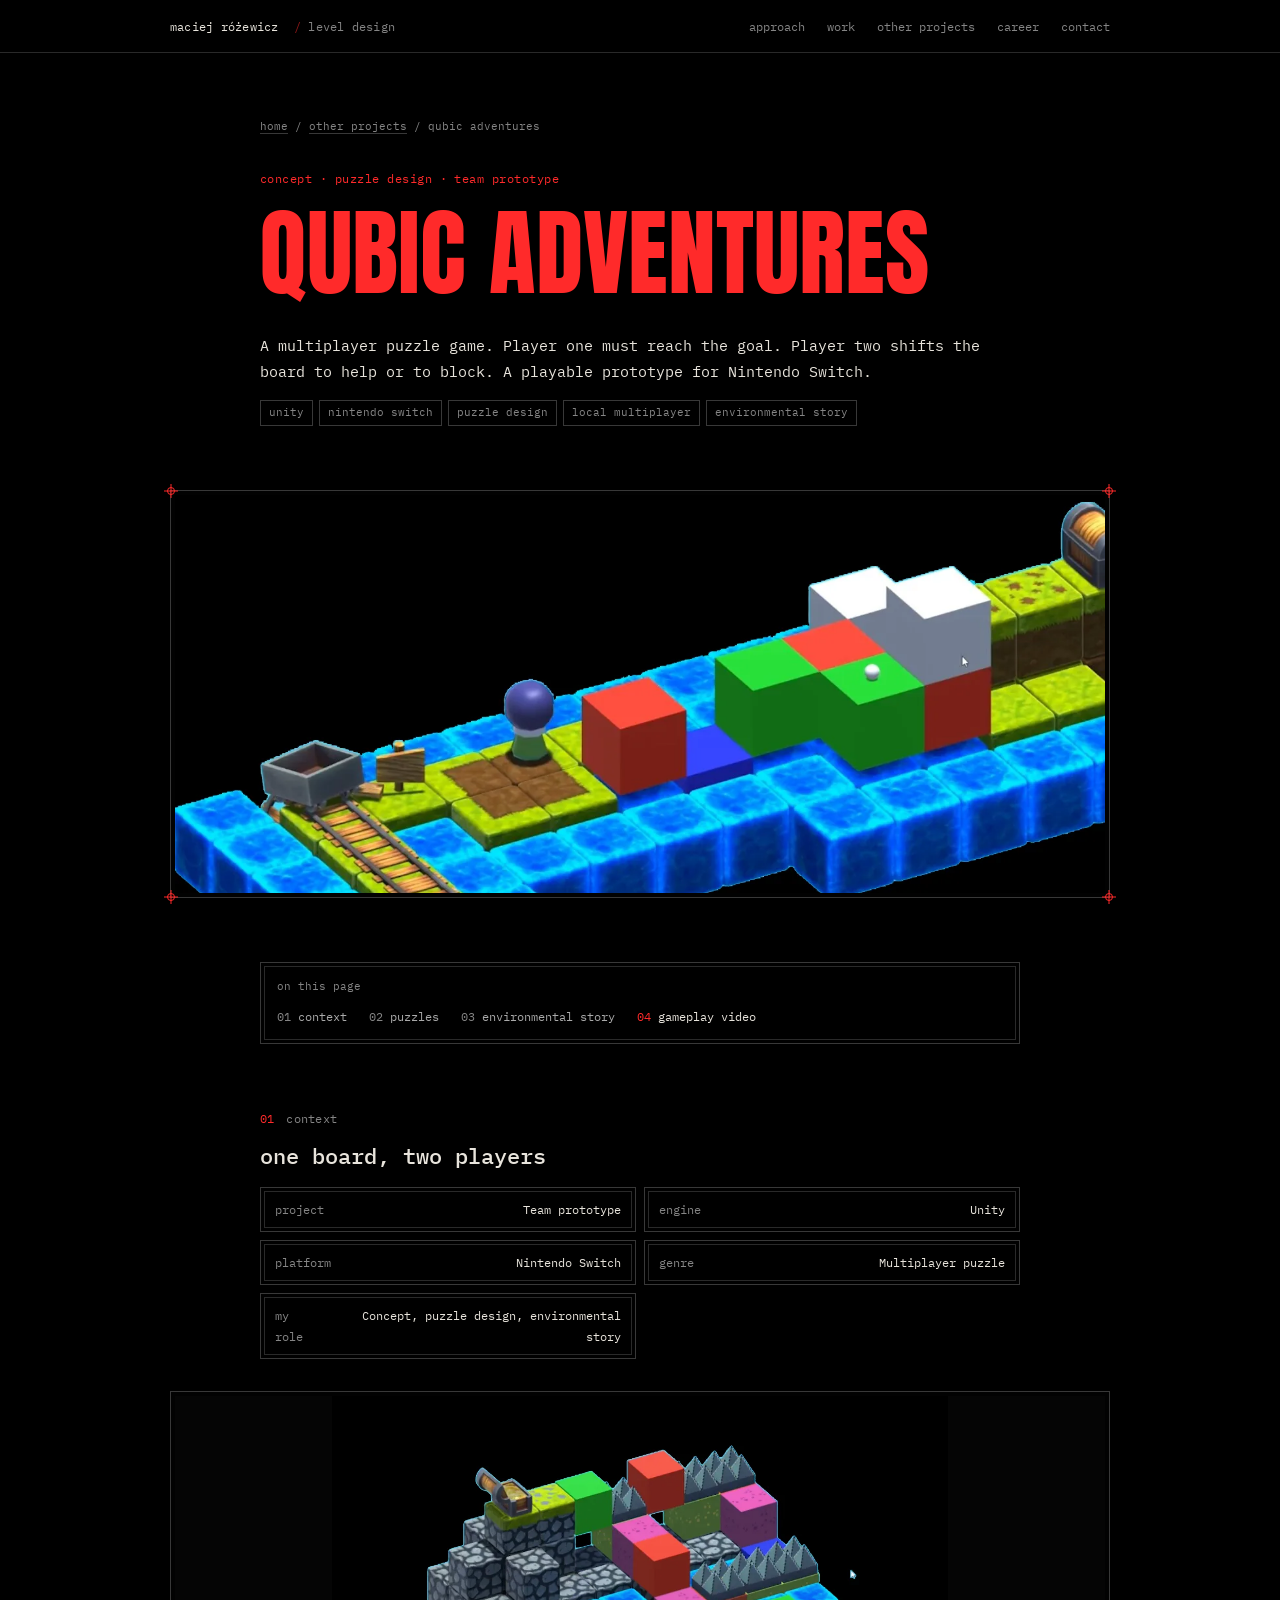
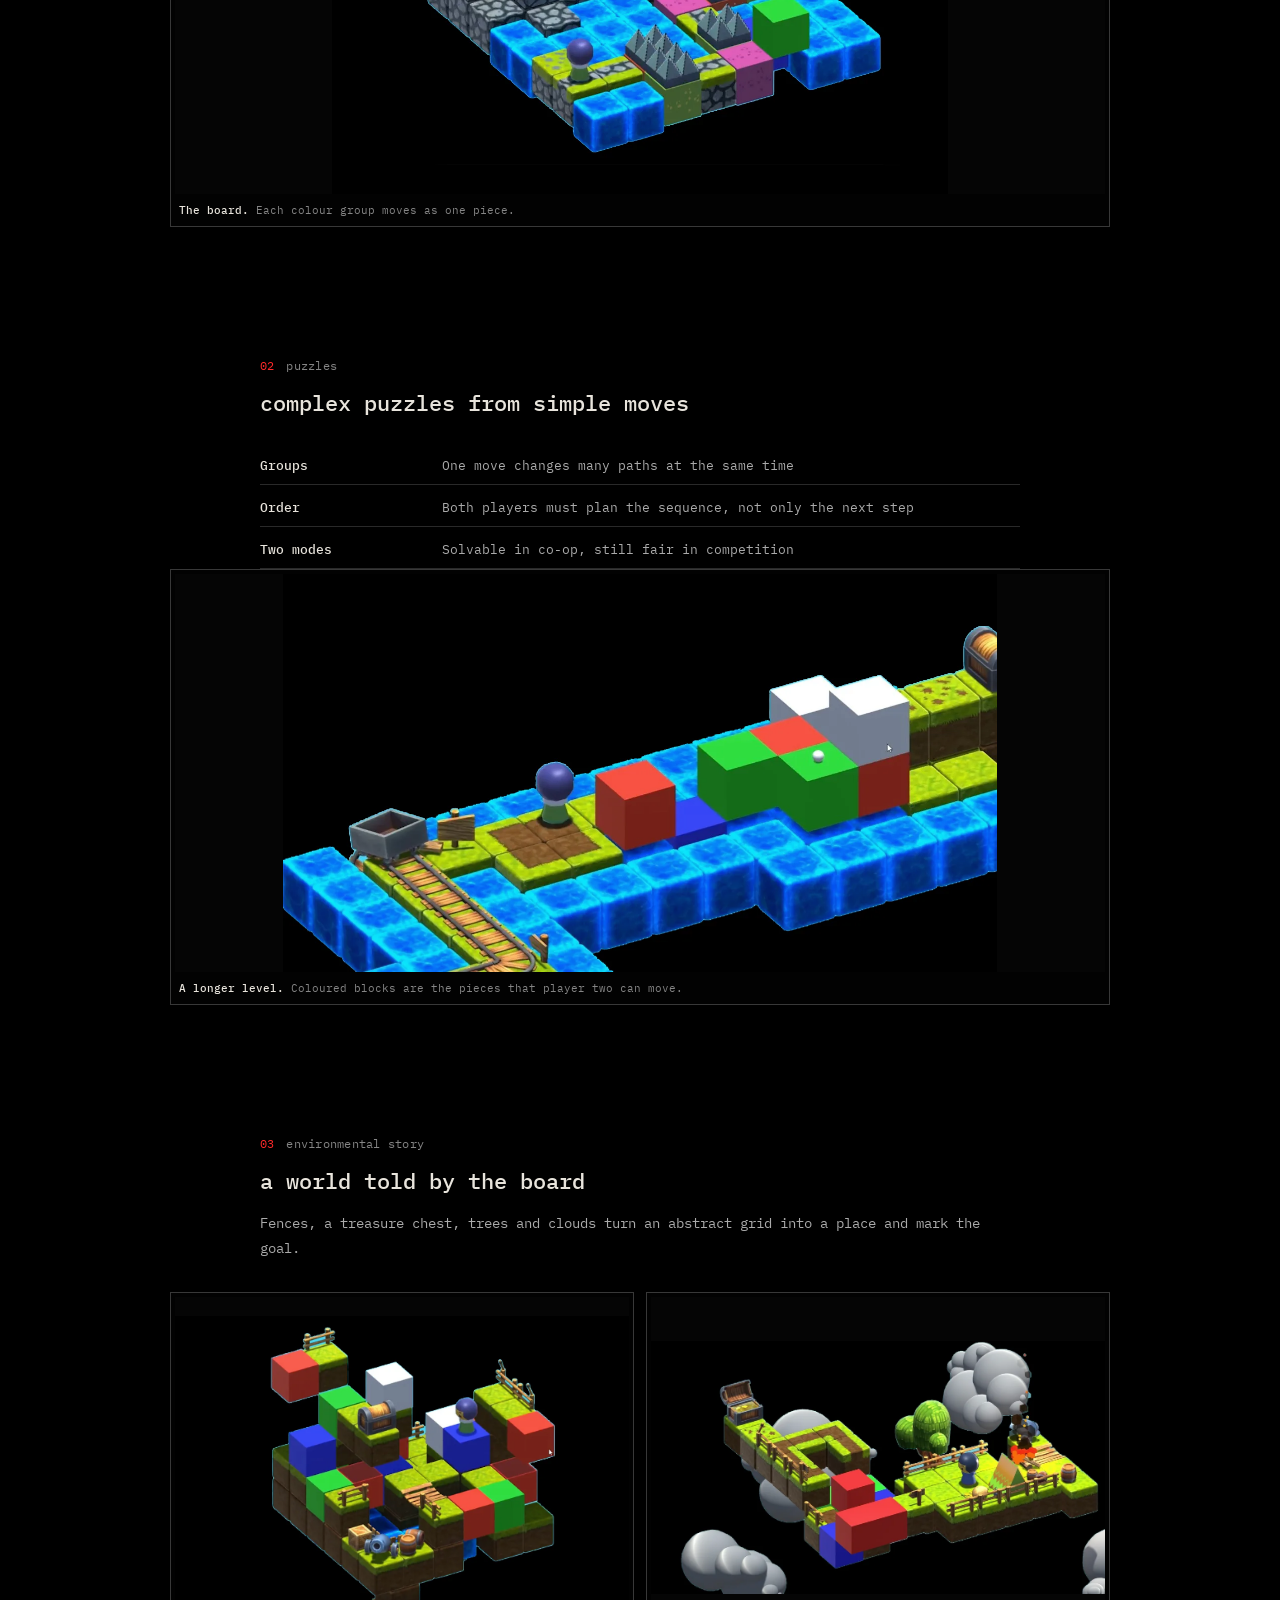
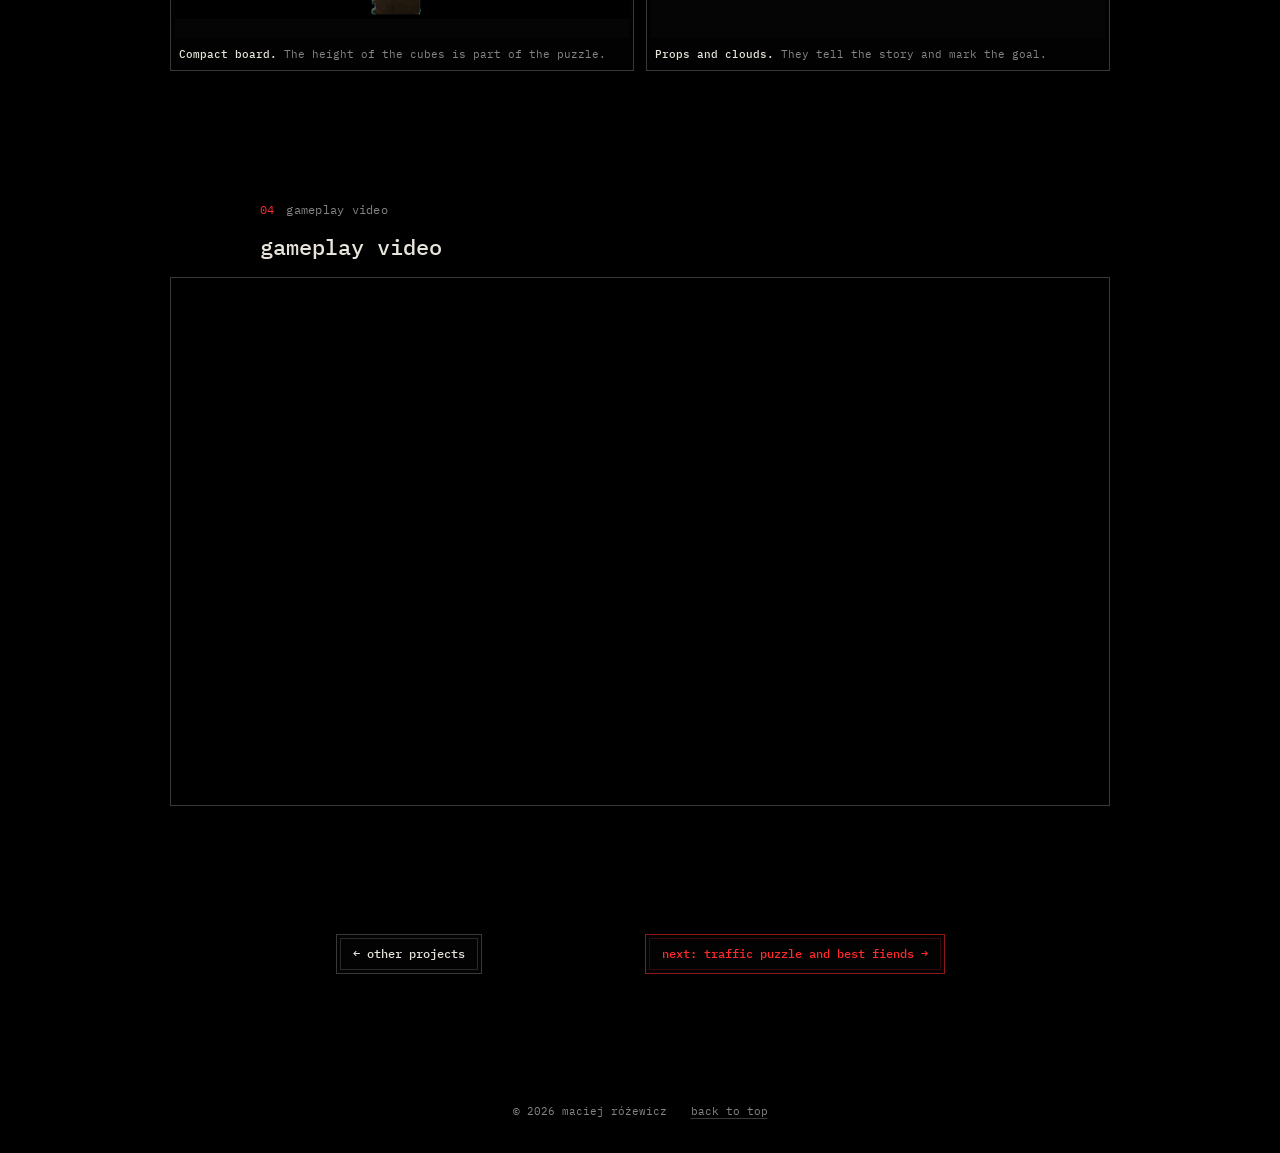
<file: qubic-adventures.html>
<!DOCTYPE html>
<html lang="en">
<head>
  <meta charset="utf-8">
  <meta name="viewport" content="width=device-width, initial-scale=1">
  <meta name="theme-color" content="#000000">
  <title>Qubic Adventures | Puzzle game prototype | Maciej Różewicz</title>
  <meta name="description" content="Qubic Adventures: a two-player puzzle game prototype for Nintendo Switch, made in Unity. Player one must reach the goal while player two shifts the board.">
  <meta property="og:title" content="Qubic Adventures | Puzzle game prototype">
  <meta property="og:image" content="assets/img/projects/qubic/02.webp">
  <link rel="preconnect" href="https://fonts.googleapis.com">
  <link rel="preconnect" href="https://fonts.gstatic.com" crossorigin>
  <link href="https://fonts.googleapis.com/css2?family=Anton&family=IBM+Plex+Mono:wght@400;500&display=swap" rel="stylesheet">
  <link rel="stylesheet" href="assets/css/style.css?v=20261126e">
</head>
<body>
<a class="skip-link" href="#main">Skip to content</a>

<header class="site-header">
  <div class="wrap">
    <a class="brand" href="index.html">Maciej Różewicz <span>Level Design</span></a>
    <button class="nav-toggle" aria-expanded="false" aria-controls="nav">Menu</button>
    <nav class="nav" id="nav" aria-label="Main">
      <a href="index.html#approach">Approach</a>
      <a href="index.html#work">Work</a>
      <a href="index.html#other">Other projects</a>
      <a href="index.html#career">Career</a>
      <a href="index.html#contact">Contact</a>
    </nav>
  </div>
</header>

<main id="main">

  <section class="case-hero">
    <div class="hero-media">
      <img src="assets/img/projects/qubic/02.webp" alt="Qubic Adventures board: a path of blue and green cubes">
    </div>
    <div class="wrap">
      <div class="breadcrumb"><a href="index.html">Home</a> / <a href="index.html#other">Other projects</a> / Qubic Adventures</div>
      <p class="role">Concept &middot; Puzzle design &middot; Team prototype</p>
      <h1>Qubic Adventures</h1>
      <p class="lead read">A multiplayer puzzle game. Player one must reach the goal. Player two shifts the board to help or to block. A playable prototype for Nintendo Switch.</p>
      <ul class="tags">
        <li>Unity</li><li>Nintendo Switch</li><li>Puzzle design</li><li>Local multiplayer</li><li>Environmental story</li>
      </ul>
    </div>
  </section>

  <div class="wrap case-layout">

    <aside class="toc" aria-label="On this page">
      <p>On this page</p>
      <ol>
        <li><a href="#context">Context</a></li>
        <li><a href="#puzzles">Puzzles</a></li>
        <li><a href="#story">Environmental story</a></li>
        <li><a href="#video">Gameplay video</a></li>
      </ol>
    </aside>

    <article>

      <!-- 01 -->
      <section class="chapter" id="context">
        <p class="eyebrow"><span class="num">01</span>Context</p>
        <h2>One board, two players</h2>
        <dl class="context">
          <div><dt>Project</dt><dd>Team prototype</dd></div>
          <div><dt>Engine</dt><dd>Unity</dd></div>
          <div><dt>Platform</dt><dd>Nintendo Switch</dd></div>
          <div><dt>Genre</dt><dd>Multiplayer puzzle</dd></div>
          <div><dt>My role</dt><dd>Concept, puzzle design, environmental story</dd></div>
        </dl>
        <div class="gallery">
          <figure class="g-12 contain"><img src="assets/img/projects/qubic/01.webp" alt="Qubic board with a character on a raised block of cubes" loading="lazy" data-zoom><figcaption><strong>The board.</strong> Each colour group moves as one piece.</figcaption></figure>
        </div>
      </section>

      <!-- 02 -->
      <section class="chapter" id="puzzles">
        <p class="eyebrow"><span class="num">02</span>Puzzles</p>
        <h2>Complex puzzles from simple moves</h2>
        <ul class="spaces">
          <li><strong>Groups</strong> One move changes many paths at the same time</li>
          <li><strong>Order</strong> Both players must plan the sequence, not only the next step</li>
          <li><strong>Two modes</strong> Solvable in co-op, still fair in competition</li>
        </ul>
        <div class="gallery">
          <figure class="g-12 contain"><img src="assets/img/projects/qubic/02.webp" alt="Long Qubic level with a path of blue cubes and coloured blocks" loading="lazy" data-zoom><figcaption><strong>A longer level.</strong> Coloured blocks are the pieces that player two can move.</figcaption></figure>
        </div>
      </section>

      <!-- 03 -->
      <section class="chapter" id="story">
        <p class="eyebrow"><span class="num">03</span>Environmental story</p>
        <h2>A world told by the board</h2>
        <p class="read">Fences, a treasure chest, trees and clouds turn an abstract grid into a place and mark the goal.</p>
        <div class="gallery">
          <figure class="g-6 contain"><img src="assets/img/projects/qubic/03.webp" alt="Compact Qubic board with stacked coloured cubes" loading="lazy" data-zoom><figcaption><strong>Compact board.</strong> The height of the cubes is part of the puzzle.</figcaption></figure>
          <figure class="g-6 contain"><img src="assets/img/projects/qubic/04.webp" alt="Qubic board with trees, a treasure chest and clouds" loading="lazy" data-zoom><figcaption><strong>Props and clouds.</strong> They tell the story and mark the goal.</figcaption></figure>
        </div>
      </section>

      <!-- 04 -->
      <section class="chapter" id="video">
        <p class="eyebrow"><span class="num">04</span>Gameplay video</p>
        <h2>Gameplay video</h2>
        <div class="video"><iframe src="https://www.youtube-nocookie.com/embed/_akhj6IORfE" title="Qubic Adventures gameplay video" loading="lazy" allow="accelerometer; encrypted-media; gyroscope; picture-in-picture; fullscreen" allowfullscreen></iframe></div>
      </section>

    </article>
  </div>

  <div class="wrap next-case">
    <a class="btn" href="index.html#other">&#8592; Other projects</a>
    <a class="btn primary" href="puzzle-games.html">Next: Traffic Puzzle and Best Fiends &#8594;</a>
  </div>

</main>

<footer class="site-footer">
  <div class="wrap">
    <span>&copy; <span id="year">2026</span> Maciej Różewicz</span>
    <a href="#top">Back to top</a>
  </div>
</footer>

<script src="assets/js/main.js?v=20261126a"></script>
</body>
</html>
</file>
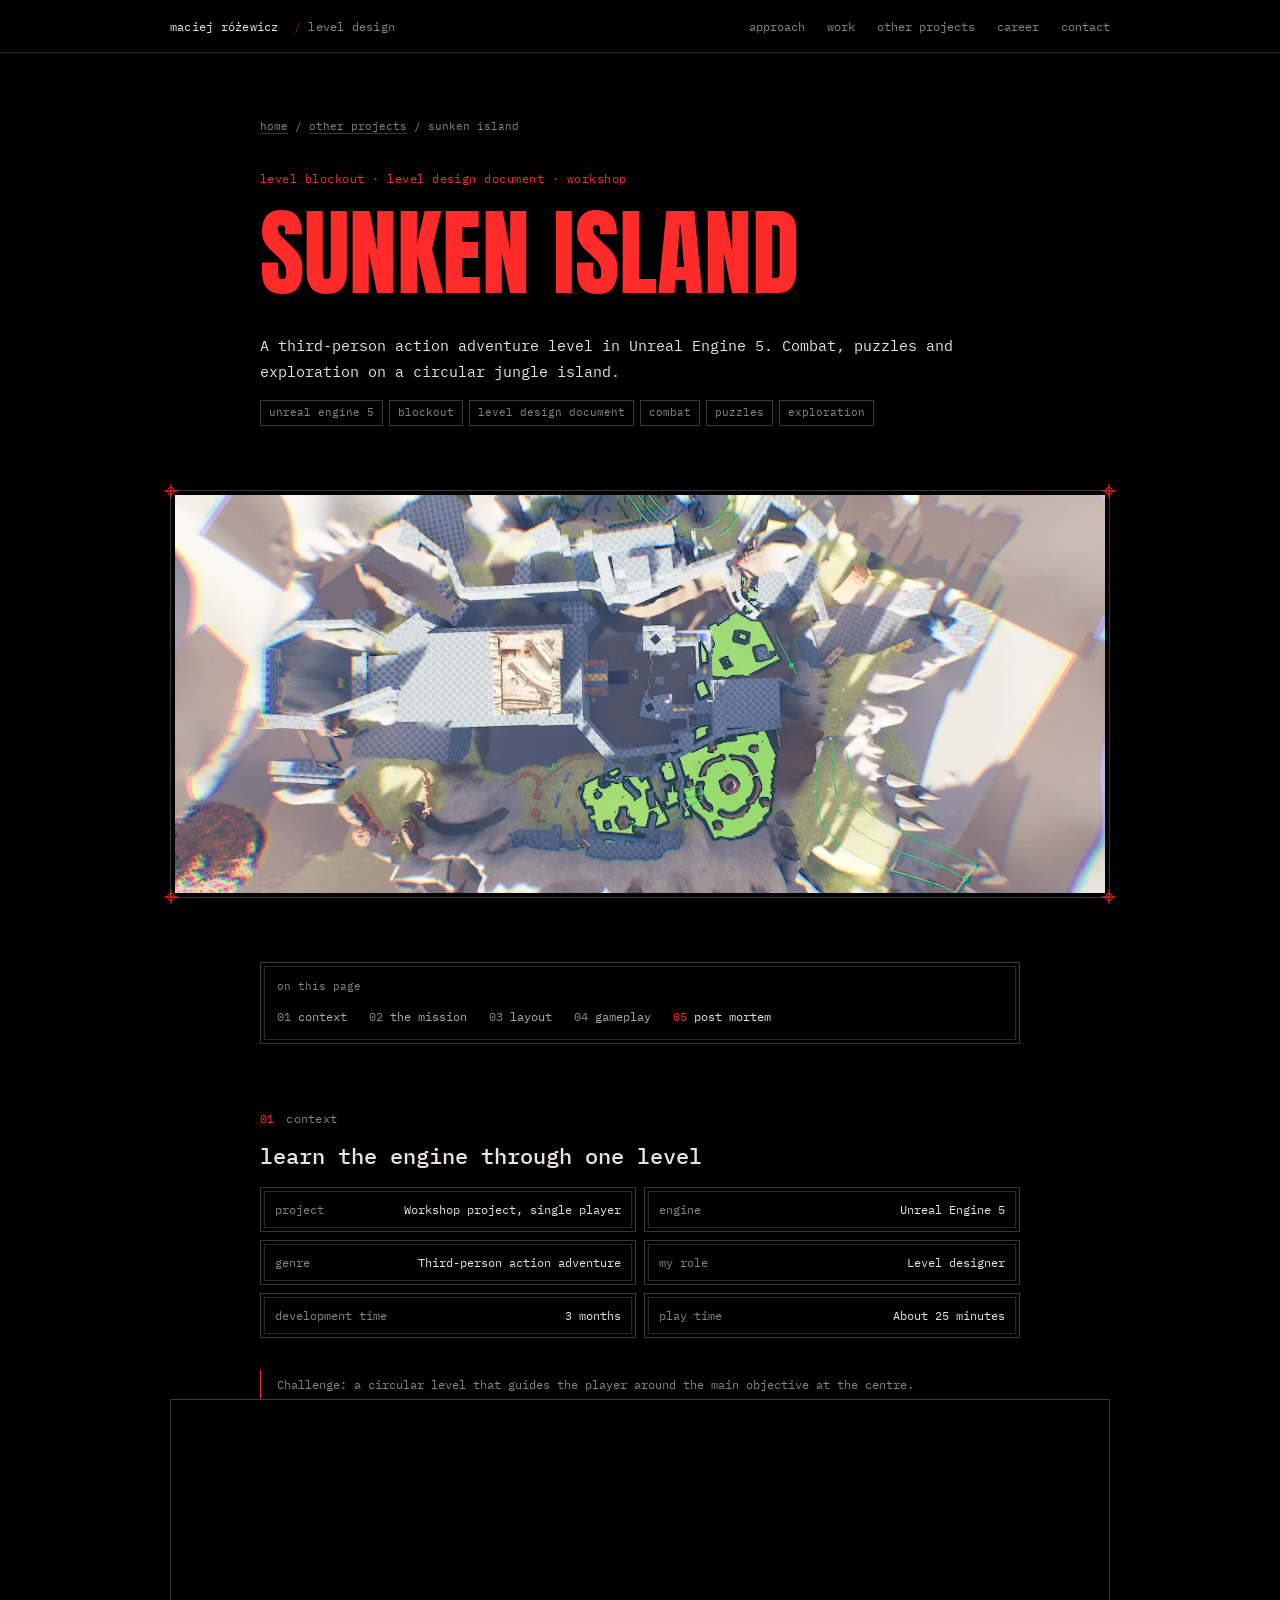
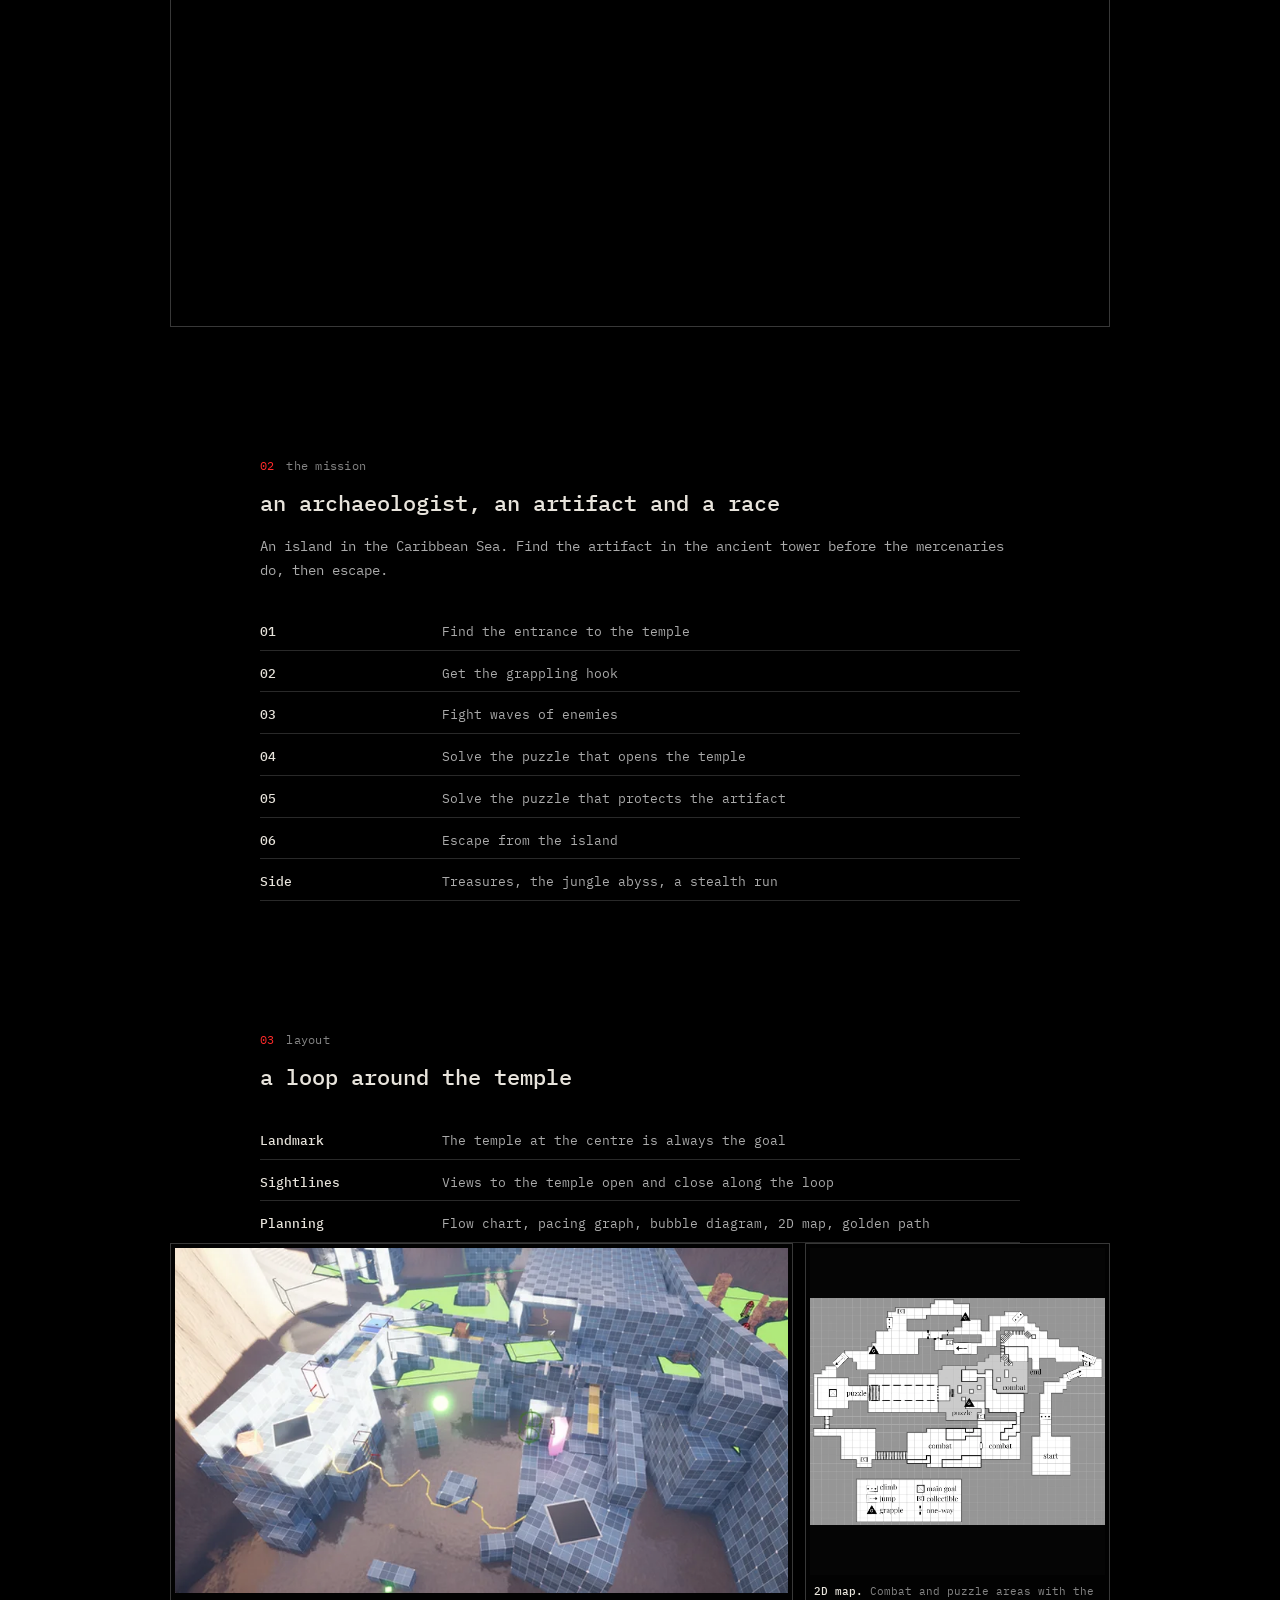
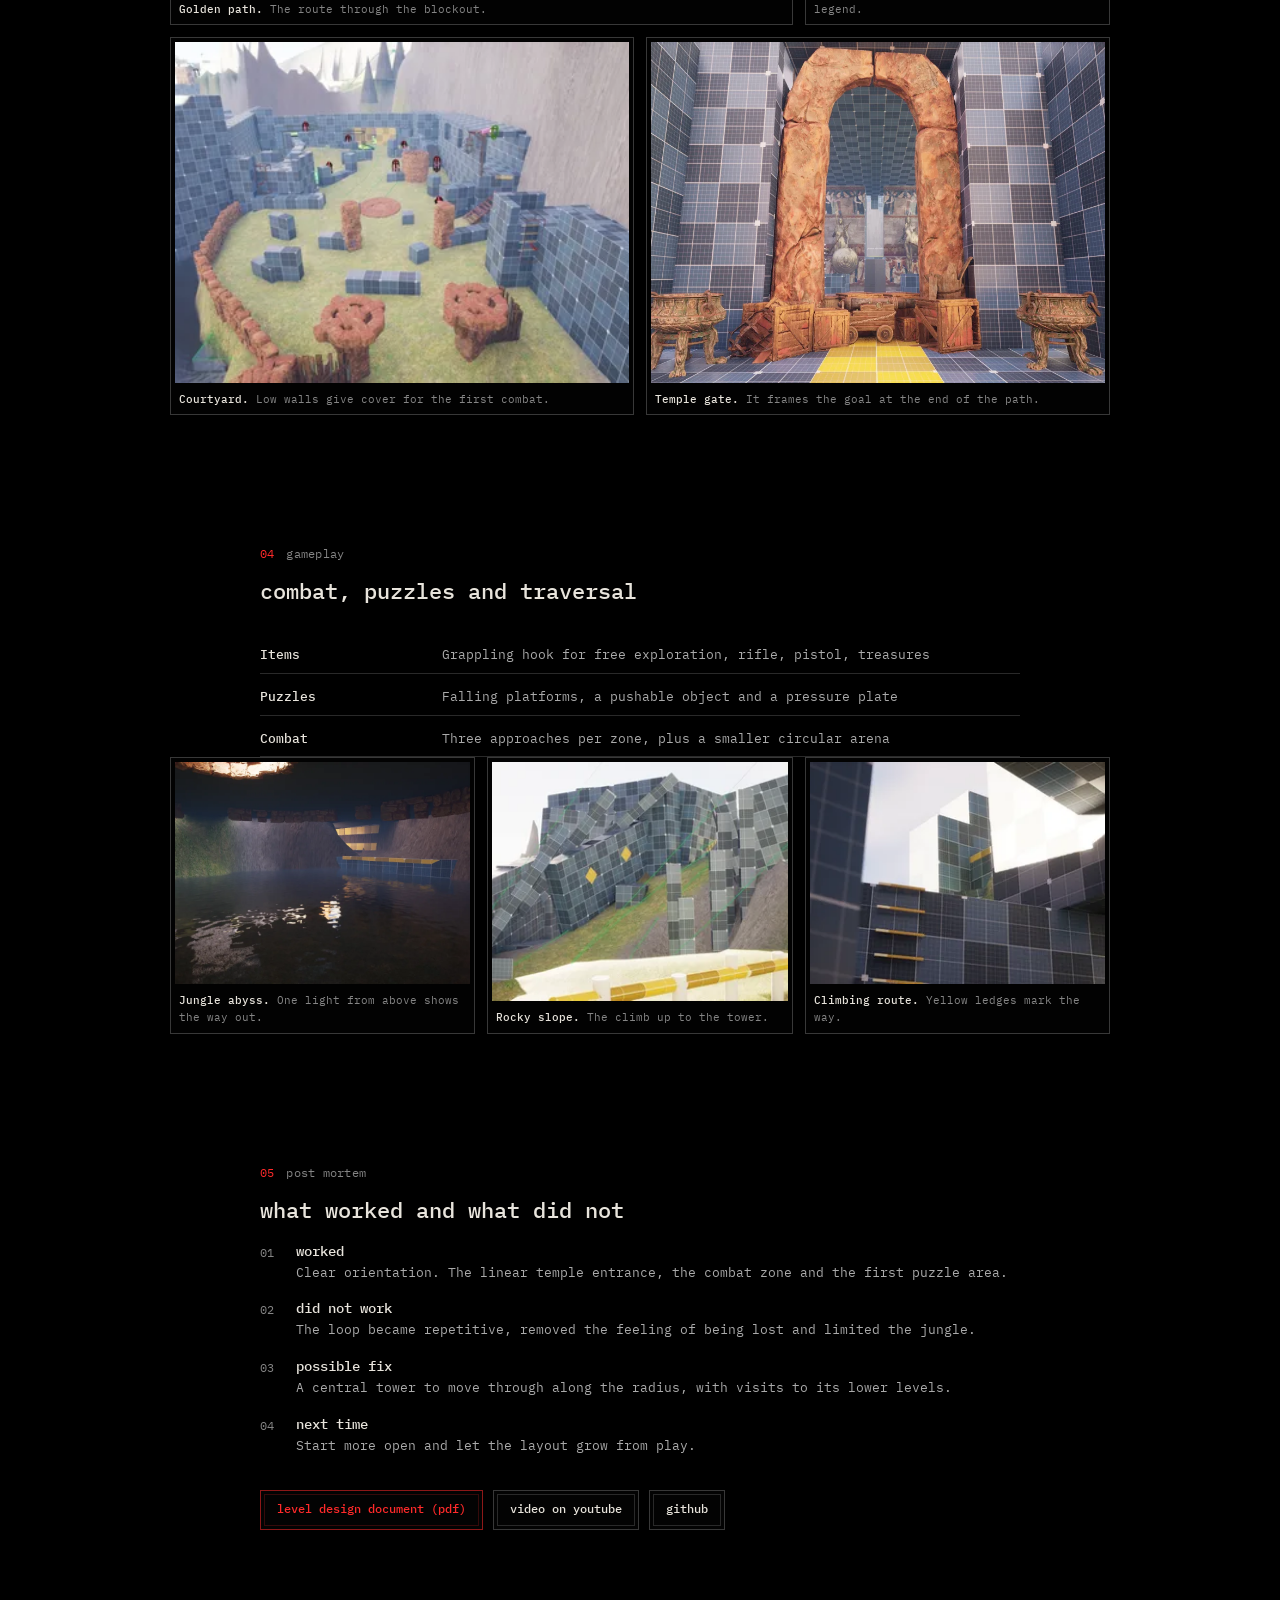
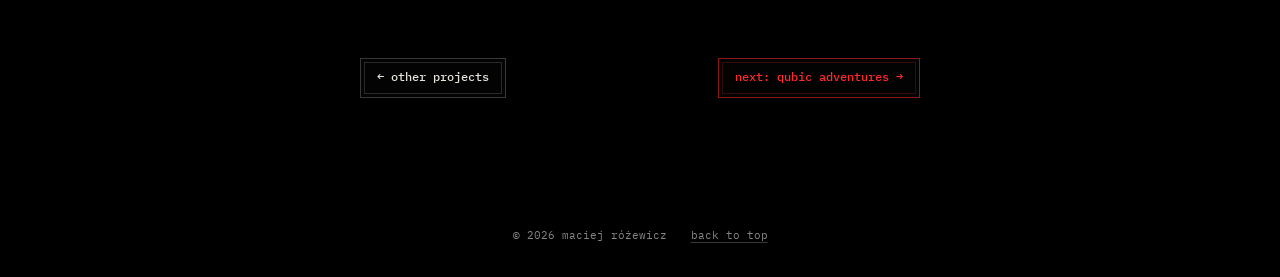
<file: sunken-island.html>
<!DOCTYPE html>
<html lang="en">
<head>
  <meta charset="utf-8">
  <meta name="viewport" content="width=device-width, initial-scale=1">
  <meta name="theme-color" content="#000000">
  <title>Sunken Island | Level design case study | Maciej Różewicz</title>
  <meta name="description" content="Sunken Island: a third-person action adventure level blockout in Unreal Engine 5. Combat, puzzles and exploration around a circular jungle area, with a full Level Design Document.">
  <meta property="og:title" content="Sunken Island | Level design case study">
  <meta property="og:image" content="assets/img/projects/sunken-island/01-top-view.webp">
  <link rel="preconnect" href="https://fonts.googleapis.com">
  <link rel="preconnect" href="https://fonts.gstatic.com" crossorigin>
  <link href="https://fonts.googleapis.com/css2?family=Anton&family=IBM+Plex+Mono:wght@400;500&display=swap" rel="stylesheet">
  <link rel="stylesheet" href="assets/css/style.css?v=20261126e">
</head>
<body>
<a class="skip-link" href="#main">Skip to content</a>

<header class="site-header">
  <div class="wrap">
    <a class="brand" href="index.html">Maciej Różewicz <span>Level Design</span></a>
    <button class="nav-toggle" aria-expanded="false" aria-controls="nav">Menu</button>
    <nav class="nav" id="nav" aria-label="Main">
      <a href="index.html#approach">Approach</a>
      <a href="index.html#work">Work</a>
      <a href="index.html#other">Other projects</a>
      <a href="index.html#career">Career</a>
      <a href="index.html#contact">Contact</a>
    </nav>
  </div>
</header>

<main id="main">

  <section class="case-hero">
    <div class="hero-media">
      <img src="assets/img/projects/sunken-island/01-top-view.webp" alt="Sunken Island blockout from above, with the jungle loop around the central temple">
    </div>
    <div class="wrap">
      <div class="breadcrumb"><a href="index.html">Home</a> / <a href="index.html#other">Other projects</a> / Sunken Island</div>
      <p class="role">Level blockout &middot; Level design document &middot; Workshop</p>
      <h1>Sunken Island</h1>
      <p class="lead read">A third-person action adventure level in Unreal Engine 5. Combat, puzzles and exploration on a circular jungle island.</p>
      <ul class="tags">
        <li>Unreal Engine 5</li><li>Blockout</li><li>Level Design Document</li><li>Combat</li><li>Puzzles</li><li>Exploration</li>
      </ul>
    </div>
  </section>

  <div class="wrap case-layout">

    <aside class="toc" aria-label="On this page">
      <p>On this page</p>
      <ol>
        <li><a href="#context">Context</a></li>
        <li><a href="#story">The mission</a></li>
        <li><a href="#layout">Layout</a></li>
        <li><a href="#gameplay">Gameplay</a></li>
        <li><a href="#postmortem">Post mortem</a></li>
      </ol>
    </aside>

    <article>

      <!-- 01 -->
      <section class="chapter" id="context">
        <p class="eyebrow"><span class="num">01</span>Context</p>
        <h2>Learn the engine through one level</h2>
        <dl class="context">
          <div><dt>Project</dt><dd>Workshop project, single player</dd></div>
          <div><dt>Engine</dt><dd>Unreal Engine 5</dd></div>
          <div><dt>Genre</dt><dd>Third-person action adventure</dd></div>
          <div><dt>My role</dt><dd>Level designer</dd></div>
          <div><dt>Development time</dt><dd>3 months</dd></div>
          <div><dt>Play time</dt><dd>About 25 minutes</dd></div>
        </dl>
        <div class="callout"><p>Challenge: a circular level that guides the player around the main objective at the centre.</p></div>
        <div class="video"><iframe src="https://www.youtube-nocookie.com/embed/KH2MGC_eYqI" title="Sunken Island gameplay video" loading="lazy" allow="accelerometer; encrypted-media; gyroscope; picture-in-picture; fullscreen" allowfullscreen></iframe></div>
      </section>

      <!-- 02 -->
      <section class="chapter" id="story">
        <p class="eyebrow"><span class="num">02</span>The mission</p>
        <h2>An archaeologist, an artifact and a race</h2>
        <p class="read">An island in the Caribbean Sea. Find the artifact in the ancient tower before the mercenaries do, then escape.</p>
        <ul class="spaces">
          <li><strong>01</strong> Find the entrance to the temple</li>
          <li><strong>02</strong> Get the grappling hook</li>
          <li><strong>03</strong> Fight waves of enemies</li>
          <li><strong>04</strong> Solve the puzzle that opens the temple</li>
          <li><strong>05</strong> Solve the puzzle that protects the artifact</li>
          <li><strong>06</strong> Escape from the island</li>
          <li><strong>Side</strong> Treasures, the jungle abyss, a stealth run</li>
        </ul>
      </section>

      <!-- 03 -->
      <section class="chapter" id="layout">
        <p class="eyebrow"><span class="num">03</span>Layout</p>
        <h2>A loop around the temple</h2>
        <ul class="spaces">
          <li><strong>Landmark</strong> The temple at the centre is always the goal</li>
          <li><strong>Sightlines</strong> Views to the temple open and close along the loop</li>
          <li><strong>Planning</strong> Flow chart, pacing graph, bubble diagram, 2D map, golden path</li>
        </ul>
        <div class="gallery">
          <figure class="g-8"><img src="assets/img/projects/sunken-island/02-golden-path.webp" alt="Blockout from above with the golden path line through the level" loading="lazy" data-zoom><figcaption><strong>Golden path.</strong> The route through the blockout.</figcaption></figure>
          <figure class="g-4 contain"><img src="assets/img/projects/sunken-island/03-2d-map.webp" alt="2D map of the level with combat and puzzle areas marked" loading="lazy" data-zoom><figcaption><strong>2D map.</strong> Combat and puzzle areas with the legend.</figcaption></figure>
          <figure class="g-6"><img src="assets/img/projects/sunken-island/04-courtyard.webp" alt="Courtyard in front of the temple with low walls for cover" loading="lazy" data-zoom><figcaption><strong>Courtyard.</strong> Low walls give cover for the first combat.</figcaption></figure>
          <figure class="g-6"><img src="assets/img/projects/sunken-island/05-temple-gate.webp" alt="Large stone gate of the temple between grid walls" loading="lazy" data-zoom><figcaption><strong>Temple gate.</strong> It frames the goal at the end of the path.</figcaption></figure>
        </div>
      </section>

      <!-- 04 -->
      <section class="chapter" id="gameplay">
        <p class="eyebrow"><span class="num">04</span>Gameplay</p>
        <h2>Combat, puzzles and traversal</h2>
        <ul class="spaces">
          <li><strong>Items</strong> Grappling hook for free exploration, rifle, pistol, treasures</li>
          <li><strong>Puzzles</strong> Falling platforms, a pushable object and a pressure plate</li>
          <li><strong>Combat</strong> Three approaches per zone, plus a smaller circular arena</li>
        </ul>
        <div class="gallery">
          <figure class="g-4"><img src="assets/img/projects/sunken-island/06-cave.webp" alt="Dark cave with water and a single light from above" loading="lazy" data-zoom><figcaption><strong>Jungle abyss.</strong> One light from above shows the way out.</figcaption></figure>
          <figure class="g-4"><img src="assets/img/projects/sunken-island/07-cliff.webp" alt="Grid cliff wall with a sloped path" loading="lazy" data-zoom><figcaption><strong>Rocky slope.</strong> The climb up to the tower.</figcaption></figure>
          <figure class="g-4"><img src="assets/img/projects/sunken-island/08-climb.webp" alt="Tall grid walls with yellow climbing ledges" loading="lazy" data-zoom><figcaption><strong>Climbing route.</strong> Yellow ledges mark the way.</figcaption></figure>
        </div>
      </section>

      <!-- 05 -->
      <section class="chapter" id="postmortem">
        <p class="eyebrow"><span class="num">05</span>Post mortem</p>
        <h2>What worked and what did not</h2>
        <div class="principles">
          <div><h3>Worked</h3><p>Clear orientation. The linear temple entrance, the combat zone and the first puzzle area.</p></div>
          <div><h3>Did not work</h3><p>The loop became repetitive, removed the feeling of being lost and limited the jungle.</p></div>
          <div><h3>Possible fix</h3><p>A central tower to move through along the radius, with visits to its lower levels.</p></div>
          <div><h3>Next time</h3><p>Start more open and let the layout grow from play.</p></div>
        </div>
        <div class="doc-row">
          <a class="btn primary" href="assets/doc/Sunken_Island_LDD.pdf" target="_blank" rel="noopener">Level Design Document (PDF)</a>
          <a class="btn" href="https://youtu.be/KH2MGC_eYqI" target="_blank" rel="noopener">Video on YouTube</a>
          <a class="btn" href="https://github.com/macuuu" target="_blank" rel="noopener">GitHub</a>
        </div>
      </section>

    </article>
  </div>

  <div class="wrap next-case">
    <a class="btn" href="index.html#other">&#8592; Other projects</a>
    <a class="btn primary" href="qubic-adventures.html">Next: Qubic Adventures &#8594;</a>
  </div>

</main>

<footer class="site-footer">
  <div class="wrap">
    <span>&copy; <span id="year">2026</span> Maciej Różewicz</span>
    <a href="#top">Back to top</a>
  </div>
</footer>

<script src="assets/js/main.js?v=20261126a"></script>
</body>
</html>
</file>
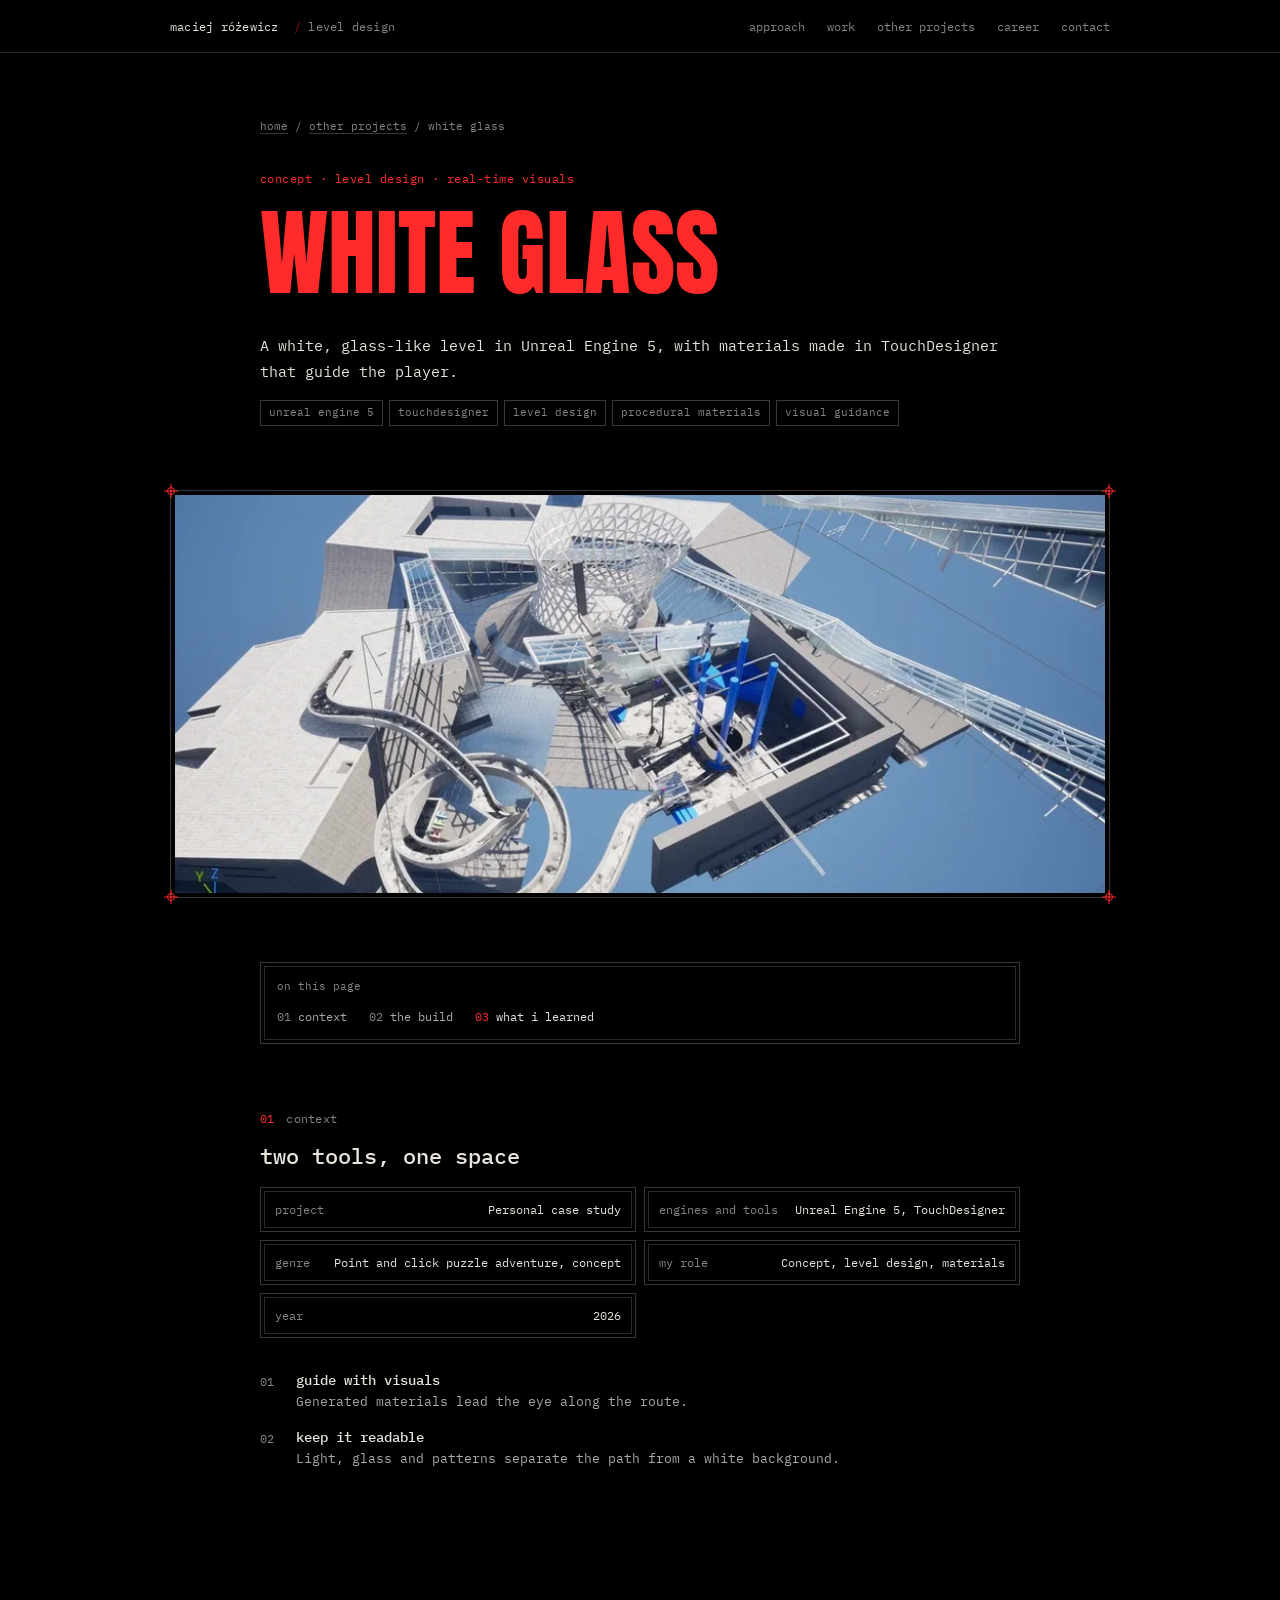
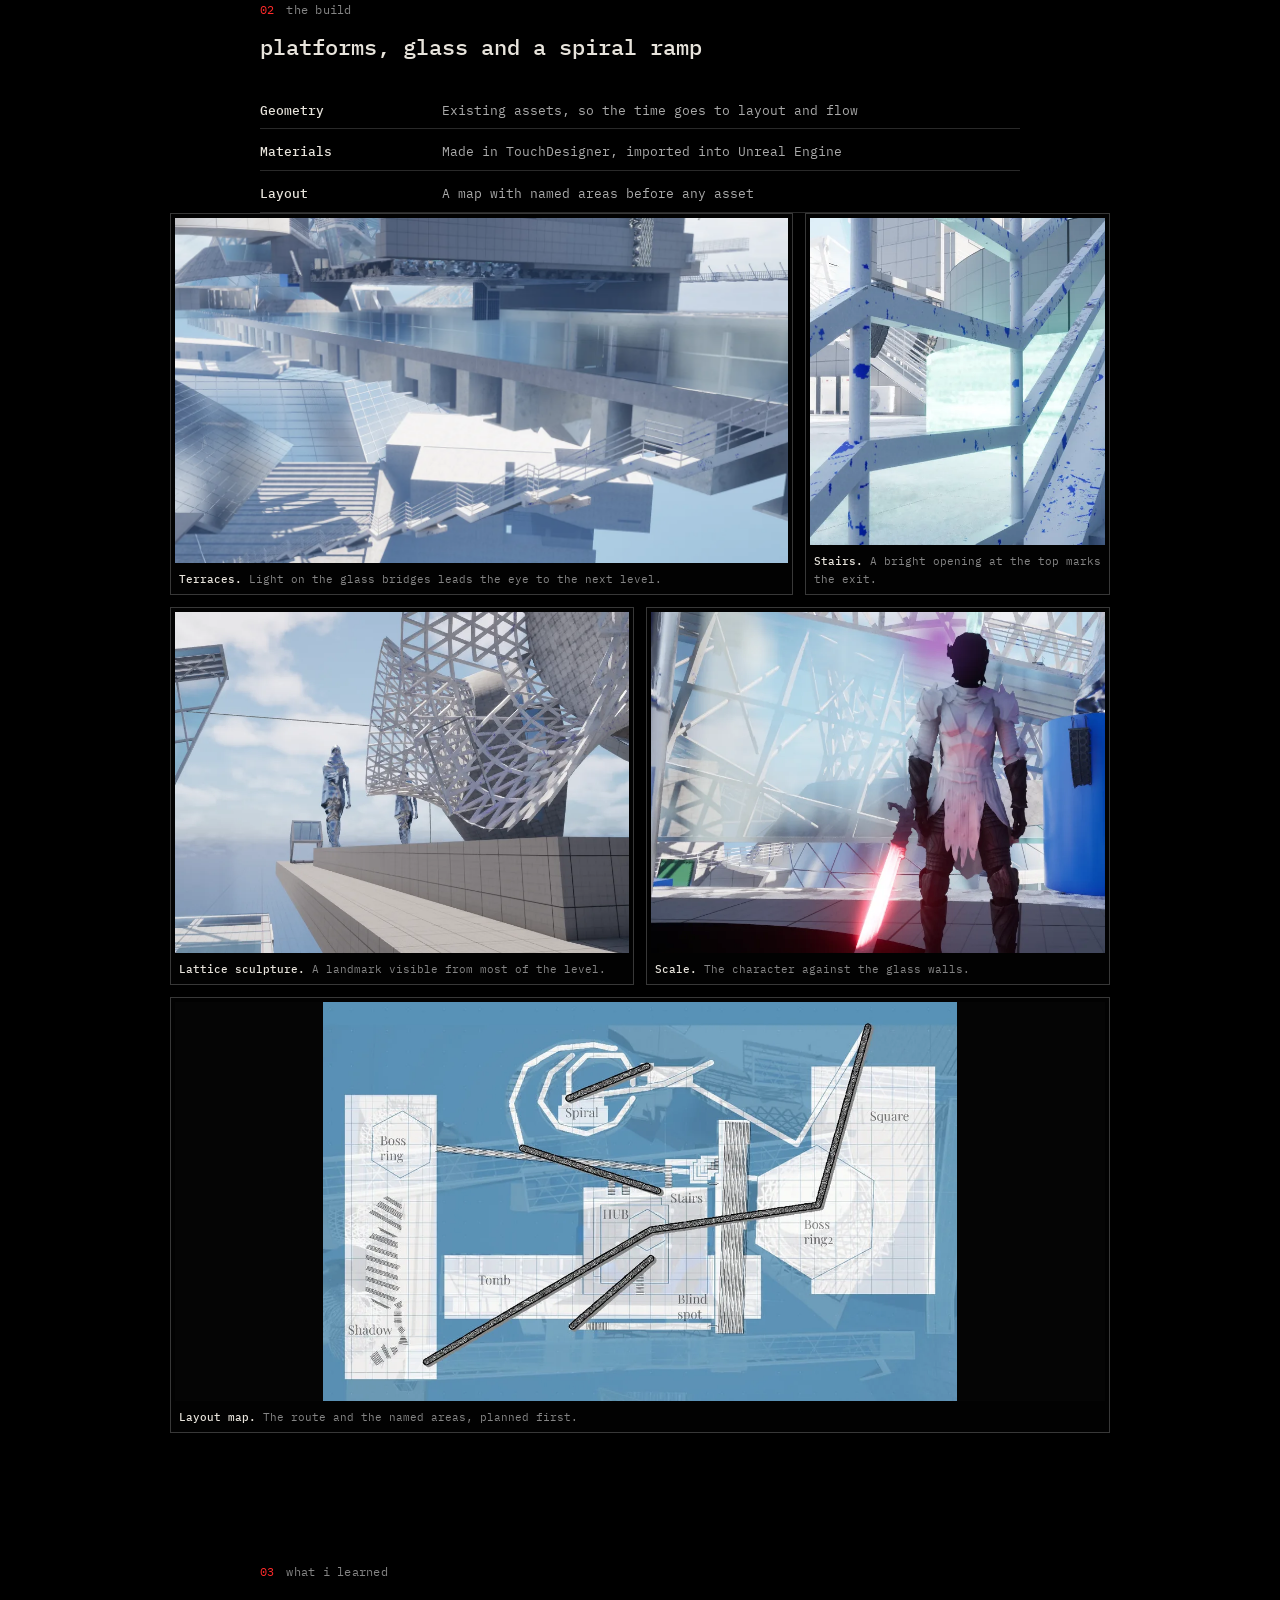
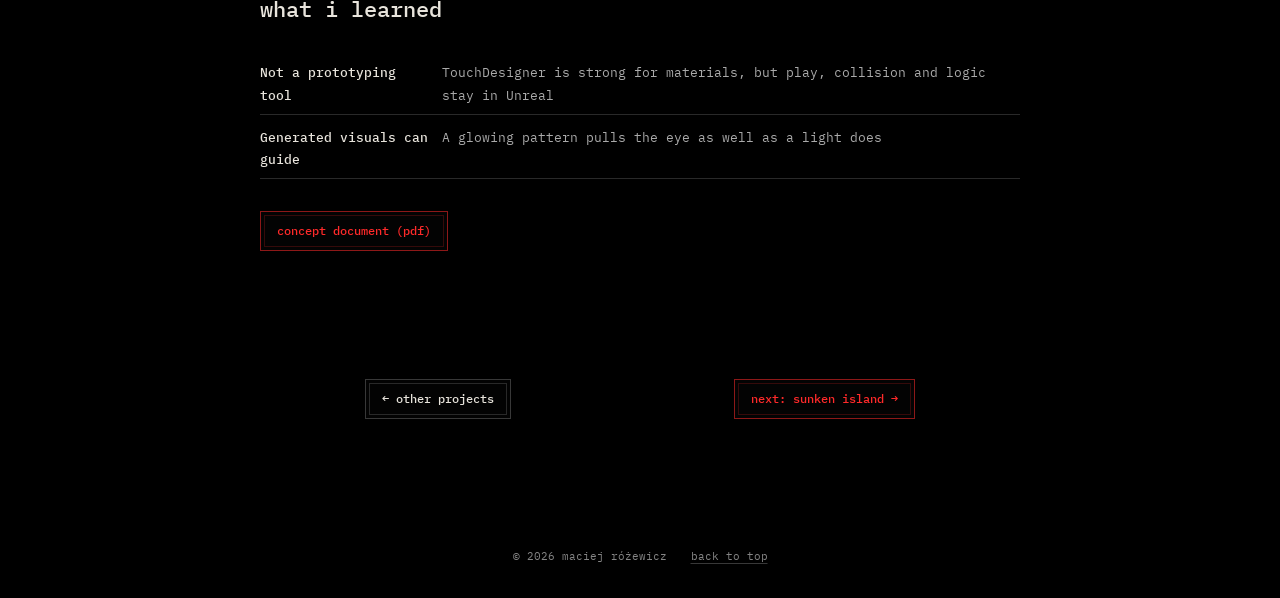
<file: white-glass.html>
<!DOCTYPE html>
<html lang="en">
<head>
  <meta charset="utf-8">
  <meta name="viewport" content="width=device-width, initial-scale=1">
  <meta name="theme-color" content="#000000">
  <title>White Glass | Level design case study | Maciej Różewicz</title>
  <meta name="description" content="White Glass: a case study about how to connect Unreal Engine and TouchDesigner. A level built from existing assets, with materials and textures made in TouchDesigner.">
  <meta property="og:title" content="White Glass | Level design case study">
  <meta property="og:image" content="assets/img/projects/white-glass/01-overview.webp">
  <link rel="preconnect" href="https://fonts.googleapis.com">
  <link rel="preconnect" href="https://fonts.gstatic.com" crossorigin>
  <link href="https://fonts.googleapis.com/css2?family=Anton&family=IBM+Plex+Mono:wght@400;500&display=swap" rel="stylesheet">
  <link rel="stylesheet" href="assets/css/style.css?v=20261126e">
</head>
<body>
<a class="skip-link" href="#main">Skip to content</a>

<header class="site-header">
  <div class="wrap">
    <a class="brand" href="index.html">Maciej Różewicz <span>Level Design</span></a>
    <button class="nav-toggle" aria-expanded="false" aria-controls="nav">Menu</button>
    <nav class="nav" id="nav" aria-label="Main">
      <a href="index.html#approach">Approach</a>
      <a href="index.html#work">Work</a>
      <a href="index.html#other">Other projects</a>
      <a href="index.html#career">Career</a>
      <a href="index.html#contact">Contact</a>
    </nav>
  </div>
</header>

<main id="main">

  <section class="case-hero">
    <div class="hero-media">
      <img src="assets/img/projects/white-glass/01-overview.webp" alt="White Glass level seen from above: white platforms, glass bridges, a lattice tower and a spiral ramp">
    </div>
    <div class="wrap">
      <div class="breadcrumb"><a href="index.html">Home</a> / <a href="index.html#other">Other projects</a> / White Glass</div>
      <p class="role">Concept &middot; Level design &middot; Real-time visuals</p>
      <h1>White Glass</h1>
      <p class="lead read">A white, glass-like level in Unreal Engine 5, with materials made in TouchDesigner that guide the player.</p>
      <ul class="tags">
        <li>Unreal Engine 5</li><li>TouchDesigner</li><li>Level design</li><li>Procedural materials</li><li>Visual guidance</li>
      </ul>
    </div>
  </section>

  <div class="wrap case-layout">

    <aside class="toc" aria-label="On this page">
      <p>On this page</p>
      <ol>
        <li><a href="#context">Context</a></li>
        <li><a href="#build">The build</a></li>
        <li><a href="#lessons">What I learned</a></li>
      </ol>
    </aside>

    <article>

      <!-- 01 -->
      <section class="chapter" id="context">
        <p class="eyebrow"><span class="num">01</span>Context</p>
        <h2>Two tools, one space</h2>
        <dl class="context">
          <div><dt>Project</dt><dd>Personal case study</dd></div>
          <div><dt>Engines and tools</dt><dd>Unreal Engine 5, TouchDesigner</dd></div>
          <div><dt>Genre</dt><dd>Point and click puzzle adventure, concept</dd></div>
          <div><dt>My role</dt><dd>Concept, level design, materials</dd></div>
          <div><dt>Year</dt><dd>2026</dd></div>
        </dl>
        <div class="principles">
          <div><h3>Guide with visuals</h3><p>Generated materials lead the eye along the route.</p></div>
          <div><h3>Keep it readable</h3><p>Light, glass and patterns separate the path from a white background.</p></div>
        </div>
      </section>

      <!-- 02 -->
      <section class="chapter" id="build">
        <p class="eyebrow"><span class="num">02</span>The build</p>
        <h2>Platforms, glass and a spiral ramp</h2>
        <ul class="spaces">
          <li><strong>Geometry</strong> Existing assets, so the time goes to layout and flow</li>
          <li><strong>Materials</strong> Made in TouchDesigner, imported into Unreal Engine</li>
          <li><strong>Layout</strong> A map with named areas before any asset</li>
        </ul>
        <div class="gallery">
          <figure class="g-8"><img src="assets/img/projects/white-glass/02-terraces.webp" alt="Glass bridges and white terraces seen from a low angle" loading="lazy" data-zoom><figcaption><strong>Terraces.</strong> Light on the glass bridges leads the eye to the next level.</figcaption></figure>
          <figure class="g-4"><img src="assets/img/projects/white-glass/03-stairs.webp" alt="Glass stairs between white walls" loading="lazy" data-zoom><figcaption><strong>Stairs.</strong> A bright opening at the top marks the exit.</figcaption></figure>
          <figure class="g-6"><img src="assets/img/projects/white-glass/04-sculpture.webp" alt="Characters on a terrace next to a large lattice sculpture" loading="lazy" data-zoom><figcaption><strong>Lattice sculpture.</strong> A landmark visible from most of the level.</figcaption></figure>
          <figure class="g-6"><img src="assets/img/projects/white-glass/05-character.webp" alt="Character with a red light sword in front of a glass wall" loading="lazy" data-zoom><figcaption><strong>Scale.</strong> The character against the glass walls.</figcaption></figure>
          <figure class="g-12 contain"><img src="assets/img/projects/white-glass/06-layout-map.webp" alt="Layout map of the White Glass level with named areas" loading="lazy" data-zoom><figcaption><strong>Layout map.</strong> The route and the named areas, planned first.</figcaption></figure>
        </div>
      </section>

      <!-- 03 -->
      <section class="chapter" id="lessons">
        <p class="eyebrow"><span class="num">03</span>What I learned</p>
        <h2>What I learned</h2>
        <ul class="spaces">
          <li><strong>Not a prototyping tool</strong> TouchDesigner is strong for materials, but play, collision and logic stay in Unreal</li>
          <li><strong>Generated visuals can guide</strong> A glowing pattern pulls the eye as well as a light does</li>
        </ul>
        <div class="doc-row">
          <a class="btn primary" href="assets/doc/White_Glass_Concept.pdf" target="_blank" rel="noopener">Concept document (PDF)</a>
        </div>
      </section>

    </article>
  </div>

  <div class="wrap next-case">
    <a class="btn" href="index.html#other">&#8592; Other projects</a>
    <a class="btn primary" href="sunken-island.html">Next: Sunken Island &#8594;</a>
  </div>

</main>

<footer class="site-footer">
  <div class="wrap">
    <span>&copy; <span id="year">2026</span> Maciej Różewicz</span>
    <a href="#top">Back to top</a>
  </div>
</footer>

<script src="assets/js/main.js?v=20261126a"></script>
</body>
</html>
</file>
<file: assets/css/style.css>
/* Portfolio of Maciej Różewicz. Print-on-black style: one red ink, mono text, thin double frames. */

:root {
  --bg: #000;
  --ink: #ff2a2a;
  --ink-dim: #ff2a2a8c;
  --text: #e8e4dc;
  --dim: #aaa;
  --faint: #858585;
  --line: #383838;
  --line-in: #292929;
  --font-text: "IBM Plex Mono", ui-monospace, "SF Mono", Menlo, monospace;
  --font-display: "Anton", Impact, "Arial Narrow Bold", sans-serif;
  --col: 760px;
  --bleed: min(940px, 100vw - 32px);
  --s1: 8px; --s2: 16px; --s3: 32px; --s4: 64px; --s5: 128px;
  /* aliases used by inline styles in older markup */
  --accent: var(--ink);
  --font-mono: var(--font-text);
  --reg: url("data:image/svg+xml,%3Csvg xmlns='http://www.w3.org/2000/svg' viewBox='0 0 14 14' fill='none' stroke='%23ff2a2a' stroke-width='1'%3E%3Ccircle cx='7' cy='7' r='3.5'/%3E%3Cpath d='M7 0v14M0 7h14'/%3E%3C/svg%3E");
}

*, *::before, *::after { box-sizing: border-box; }
html { scroll-behavior: smooth; -webkit-text-size-adjust: 100%; }
body {
  margin: 0;
  background: var(--bg);
  color: var(--dim);
  font: 400 14px/1.75 var(--font-text);
  font-variant-numeric: tabular-nums lining-nums;
  -webkit-font-smoothing: antialiased;
}
::selection { background: var(--ink); color: #000; }
img { display: block; max-width: 100%; height: auto; }
[hidden] { display: none !important; }
a { color: var(--text); text-decoration: underline; text-decoration-color: var(--line); text-underline-offset: 3px; transition: color .15s, text-decoration-color .15s; }
a:hover { color: #fff; text-decoration-color: var(--ink); }
strong { color: var(--text); font-weight: 500; }
p { margin: 0 0 var(--s2); }
:focus-visible { outline: 1px solid var(--ink); outline-offset: 3px; }

h1, h2, h3 { color: var(--text); font-weight: 500; margin: 0; }
h2 { font: 500 22px/1.35 var(--font-text); text-transform: lowercase; margin-bottom: var(--s2); }
h3 { font: 500 14px/1.5 var(--font-text); text-transform: lowercase; margin-bottom: 6px; }

.skip-link { position: absolute; left: -999px; top: 8px; z-index: 100; background: var(--ink); color: #000; padding: 6px 10px; }
.skip-link:focus { left: 8px; }

/* Layout: a centred reading column, wide items break out to the bleed width */
.wrap { width: min(100% - 32px, var(--bleed)); margin-inline: auto; }
.wrap > *, .chapter > * { max-width: var(--col); margin-left: auto; margin-right: auto; }
.wrap > .gallery, .wrap > .pillars, .wrap > .cards, .wrap > .feature, 
.chapter > .gallery, .chapter > .video, .wrap > .case-layout, .case-layout, .case-layout > article { max-width: none; }

/* Header */
.site-header { position: sticky; top: 0; z-index: 40; background: #000000e6; backdrop-filter: blur(6px); border-bottom: 1px solid var(--line-in); }
.site-header .wrap { display: flex; align-items: center; justify-content: space-between; height: 52px; max-width: var(--bleed); }
.site-header .wrap > * { margin: 0; max-width: none; }
.brand { font-size: 12px; color: var(--text); text-decoration: none; text-transform: lowercase; letter-spacing: .02em; }
.brand span { color: var(--faint); margin-left: 8px; }
.brand span::before { content: "/ "; color: var(--ink-dim); }
.nav { display: flex; gap: 22px; }
.nav a { font-size: 12px; color: var(--faint); text-decoration: none; text-transform: lowercase; }
.nav a:hover { color: var(--text); }
.nav-toggle { display: none; background: none; border: 1px solid var(--line); color: var(--text); padding: 4px 10px; font: 12px var(--font-text); text-transform: lowercase; cursor: pointer; }
@media (max-width: 820px) {
  .nav-toggle { display: block; }
  .nav { display: none; position: absolute; top: 52px; left: 0; right: 0; flex-direction: column; gap: 0; background: #000; border-bottom: 1px solid var(--line); padding: 8px 16px 16px; }
  .nav a { padding: 10px 0; border-bottom: 1px solid var(--line-in); }
  .nav.open { display: flex; }
}

/* Labels */
.eyebrow { font-size: 12px; color: var(--faint); text-transform: lowercase; margin-top: 0; margin-bottom: 12px; letter-spacing: .02em; }
.eyebrow .num { color: var(--ink); margin-right: 12px; }
.role { font-size: 12px; color: var(--ink); text-transform: lowercase; letter-spacing: .04em; margin-top: 0; margin-bottom: var(--s2); }
.lead { color: var(--text); font-size: 15px; line-height: 1.7; }
.read p { text-align: justify; hyphens: auto; }
.meta { font-size: 11px; color: var(--faint); text-transform: lowercase; margin: 0 0 6px; }

/* Buttons: double frame like a node card */
.btn {
  position: relative; display: inline-flex; align-items: center; min-height: 40px; padding: 8px 16px;
  font: 500 12px/1.4 var(--font-text); text-transform: lowercase; color: var(--text); text-decoration: none;
  border: 1px solid var(--line); background: #ffffff03;
}
.btn::after { content: ""; position: absolute; inset: 3px; border: 1px solid var(--line-in); pointer-events: none; transition: border-color .15s; }
.btn:hover { color: #fff; border-color: var(--faint); }
.btn.primary { color: var(--ink); border-color: var(--ink-dim); }
.btn.primary::after { border-color: #ff2a2a33; }
.btn.primary:hover { color: #fff; background: #ff2a2a1a; }

.tags { list-style: none; display: flex; flex-wrap: wrap; gap: 6px; padding: 0; margin-top: var(--s2); margin-bottom: 0; }
.tags li { font-size: 11px; color: var(--faint); border: 1px solid var(--line); padding: 2px 8px; text-transform: lowercase; }

.points { list-style: none; padding: 0; margin-top: 10px; margin-bottom: 0; }
.points li { position: relative; padding-left: 20px; margin-bottom: 4px; font-size: 13px; }
.points li::before { content: "+"; position: absolute; left: 0; color: var(--ink-dim); }

/* Registration marks around framed exhibits */
.reg { position: relative; }
.reg::before { content: ""; position: absolute; inset: -7px; pointer-events: none; background: var(--reg) 0 0 / 14px no-repeat, var(--reg) 100% 0 / 14px no-repeat, var(--reg) 0 100% / 14px no-repeat, var(--reg) 100% 100% / 14px no-repeat; z-index: 2; }

/* Hero (home): one black screen, only the print and the typing log */
.hero { position: relative; display: grid; place-items: center; min-height: calc(100svh - 52px); padding: var(--s4) 16px; }
.hero-stage { display: flex; flex-direction: column; align-items: center; gap: var(--s3); width: min(100%, 60ch); }
/* Two prints side by side, the right one mirrored, so the swirls read as a pair of eyes */
.hero .eyes { display: flex; justify-content: center; gap: clamp(8px, 2vw, 24px); }
.hero .print { position: relative; width: clamp(130px, 26vw, 280px); aspect-ratio: 1; filter: url(#ink); }
.hero .print.is-mirror canvas, .hero .print.is-mirror img { transform: scaleX(-1); }
.hero .print canvas, .hero .print img { position: absolute; inset: 0; width: 100%; height: 100%; image-rendering: pixelated; }
.hero .print canvas { display: none; }
.hero .print.is-live canvas { display: block; }
.hero .signal-log { width: 100%; margin-top: 0; text-align: center; }
/* Intro (with JS): the print and the log prompt fade in together, the scroll cue follows */
.js .hero .print { opacity: 0; transform: scale(.96); transition: opacity 2.4s ease, transform 3.2s cubic-bezier(.2, .7, .2, 1); }
.js .hero.is-on .print { opacity: 1; transform: none; }
.js .hero .signal-log { opacity: 0; transition: opacity 2.4s ease; }
.js .hero.is-on .signal-log { opacity: 1; }
.js .hero .scroll-cue { opacity: 0; transition: opacity 1.2s ease 5s; }
.js .hero.is-on .scroll-cue { opacity: 1; }
@media (prefers-reduced-motion: reduce) { .js .hero .print, .js .hero .signal-log, .js .hero .scroll-cue { transition: none; transform: none; } }
/* Red pixel snow from the hero swirl (snow.js): one fixed layer over the page, never takes the pointer */
.snow-layer { position: fixed; inset: 0; width: 100%; height: 100%; z-index: 45; pointer-events: none; }
.scroll-cue { position: absolute; left: 50%; bottom: var(--s3); transform: translateX(-50%); color: var(--faint); text-decoration: none; font-size: 18px; animation: cue 2.4s ease-in-out infinite; }
.scroll-cue:hover { color: var(--ink); }
@keyframes cue { 50% { transform: translate(-50%, 6px); } }
@media (max-width: 620px) { .facts { grid-template-columns: 1fr; } }

/* About (home): about text, facts, then skills */
.sr-only { position: absolute; width: 1px; height: 1px; margin: -1px; padding: 0; overflow: hidden; clip: rect(0 0 0 0); white-space: nowrap; border: 0; }
.intro .facts { margin: var(--s3) auto var(--s4); }
.cta-row, .contact-links { display: flex; flex-wrap: wrap; gap: 10px; margin-top: var(--s3); }
.intro .cta-row { margin-top: var(--s4); }
.facts { display: grid; grid-template-columns: repeat(2, minmax(0, 1fr)); gap: 8px; margin-top: var(--s3); margin-bottom: 0; }
.facts div { position: relative; display: flex; justify-content: space-between; gap: 12px; padding: 12px 14px; border: 1px solid var(--line); font-size: 12px; }
.facts div::after { content: ""; position: absolute; inset: 3px; border: 1px solid var(--line-in); pointer-events: none; }
.facts dt { color: var(--faint); text-transform: lowercase; }
.facts dd { margin: 0; color: var(--text); text-align: right; }

/* Typing log (home hero): the player acts, the level answers */
.signal-log { margin-top: 18px; margin-bottom: 0; min-height: 3.4em; max-width: var(--col); font-size: 15px; line-height: 1.7; color: var(--faint); text-transform: lowercase; }
.signal-log::before { content: "> "; color: var(--ink-dim); }
.signal-log .log-act { color: var(--text); }
.signal-log i { font-style: normal; color: var(--ink-dim); margin: 0 10px; }
.signal-log .log-res { color: var(--ink); }
.signal-log:has(.log-res:empty) i { visibility: hidden; }
.signal-log .caret { display: inline-block; width: .6em; height: 1em; margin-left: 2px; vertical-align: -2px; background: var(--ink); animation: caret 1s steps(1) infinite; }
@keyframes caret { 50% { opacity: 0; } }

/* Framed figures */
figure { margin: 0; }
.frame, .gallery figure, .pillar, .card, .feature-media, .case-hero .hero-media {
  position: relative; border: 1px solid var(--line); background: #ffffff02;
}
.gallery figure { display: flex; flex-direction: column; padding: 4px; }
.gallery figure img { width: 100%; height: 100%; object-fit: cover; cursor: zoom-in; filter: saturate(.95); transition: filter .4s; }
.gallery figure:hover img { filter: saturate(1.08); }
.gallery figure .img { position: relative; flex: 1; min-height: 0; overflow: hidden; }
figcaption, .gallery figcaption { font-size: 11px; line-height: 1.6; color: var(--faint); padding: 8px 4px 2px; }
figcaption strong { color: var(--text); font-weight: 500; }

/* Sections */
.block { padding: var(--s5) 0 0; }
.block.tight { padding-bottom: var(--s5); }
.section-head { margin-bottom: var(--s3); }
.section-head > p { color: var(--dim); }

/* Approach pillars */
.pillars { display: grid; grid-template-columns: repeat(3, minmax(0, 1fr)); gap: 12px; }
.pillar { padding: 4px; }
.pillar img { aspect-ratio: 4 / 3; object-fit: cover; width: 100%; cursor: zoom-in; }
.pillar img.pos-left { object-position: left center; }
.pillar .body { padding: 14px 12px 12px; }
@media (max-width: 820px) { .pillars { grid-template-columns: 1fr; } }

/* Feature */
.feature { display: grid; grid-template-columns: 1.35fr 1fr; gap: var(--s3); align-items: center; text-decoration: none; color: inherit; margin-bottom: 12px; }
.feature-media { padding: 4px; overflow: hidden; }
.feature-media img { width: 100%; aspect-ratio: 16 / 10; object-fit: cover; transition: transform .8s ease; }
.feature:hover .feature-media img { transform: scale(1.02); }
.feature-body h3 { font-size: 18px; line-height: 1.4; }
.feature-body .eyebrow { margin-bottom: 8px; }
.more { display: inline-block; margin-top: var(--s2); color: var(--ink); font-size: 12px; text-transform: lowercase; }
.more::after { content: "  \2192"; }
.feature:hover .more { color: #fff; }
@media (max-width: 820px) { .feature { grid-template-columns: 1fr; } }

/* Gallery grid */
.gallery { display: grid; grid-template-columns: repeat(12, minmax(0, 1fr)); gap: 12px; }
.g-12 { grid-column: span 12; }
.g-8 { grid-column: span 8; }
.g-6 { grid-column: span 6; }
.g-4 { grid-column: span 4; }
.g-3 { grid-column: span 3; }
.g-2 { grid-column: span 2; }
.gallery figure > img { aspect-ratio: 16 / 9; }
.gallery .g-12 > img { aspect-ratio: 21 / 9; }
.gallery .g-6 > img, .gallery .g-4 > img, .gallery .g-3 > img, .gallery .g-2 > img { aspect-ratio: 4 / 3; }
.gallery .tall > img { aspect-ratio: 9 / 16; }
.gallery .contain > img { object-fit: contain; background: #050505; }
@media (min-width: 761px) {
  .gallery .g-8 + .g-4 > img { aspect-ratio: auto; flex: 1; min-height: 0; }
}
@media (max-width: 760px) {
  .g-12, .g-8, .g-6, .g-4, .g-3 { grid-column: span 12; }
  .gallery .g-2, .gallery .tall { grid-column: span 4; }
}

/* Project cards */
.cards { display: grid; grid-template-columns: repeat(2, minmax(0, 1fr)); gap: 12px; }
.card { display: flex; flex-direction: column; padding: 4px; }
.card-media { display: block; overflow: hidden; }
.card-media img { aspect-ratio: 16 / 9; object-fit: cover; width: 100%; transition: transform .8s ease; }
.card-media:hover img { transform: scale(1.03); }
.card .body { padding: 14px 12px 12px; display: flex; flex-direction: column; flex: 1; }
.card h3 { font-size: 16px; }
.card h3 a { color: inherit; text-decoration: none; }
.card h3 a:hover { color: var(--ink); }
.card .links { margin-top: auto; padding-top: 12px; display: flex; gap: 18px; font-size: 12px; text-transform: lowercase; }
.card .links a { color: var(--ink); text-decoration: none; }
.card .links a::after { content: " \2192"; }
.card .links a:hover { color: #fff; }
@media (max-width: 760px) { .cards { grid-template-columns: 1fr; } }

/* Career */
.about-grid { display: grid; grid-template-columns: minmax(0, 1fr) minmax(0, 1fr); gap: var(--s4); max-width: var(--col); margin-inline: auto; }
@media (max-width: 820px) { .about-grid { grid-template-columns: 1fr; gap: var(--s3); } }
.timeline { list-style: none; margin-top: 0; margin-bottom: 0; padding: 0; counter-reset: tl; }
.timeline li { position: relative; padding: 0 0 22px 36px; counter-increment: tl; }
.timeline li::before { content: counter(tl, decimal-leading-zero); position: absolute; left: 0; top: 1px; color: var(--faint); font-size: 12px; }
.timeline li.current::before { color: var(--ink); }
.timeline .when { font-size: 11px; color: var(--ink-dim); text-transform: lowercase; }
.timeline h3 { margin: 2px 0 0; }
.timeline .where { font-size: 12px; color: var(--faint); }
.timeline .one { font-size: 13px; margin: 4px 0 0; }
.skills { display: grid; grid-template-columns: repeat(2, minmax(0, 1fr)); gap: var(--s3) var(--s3); }
.skills ul { list-style: none; padding: 0; margin: 6px 0 0; }
.skills li { font-size: 12.5px; padding: 3px 0; border-bottom: 1px solid var(--line-in); }
.chapter .skills { grid-template-columns: repeat(3, minmax(0, 1fr)); }
@media (max-width: 620px) { .skills, .chapter .skills { grid-template-columns: 1fr; } }

/* Contact */
.contact h2 { font: 400 clamp(44px, 9vw, 96px)/1 var(--font-display); color: var(--ink); text-transform: uppercase; margin-bottom: var(--s3); }

.contact-links.flash .btn { animation: contact-flash 1.5s ease both; }
.contact-links.flash .btn:nth-child(2) { animation-delay: .15s; }
.contact-links.flash .btn:nth-child(3) { animation-delay: .3s; }
@keyframes contact-flash {
  0%, 100% { border-color: var(--line); color: var(--text); background: #ffffff03; }
  20%, 55% { border-color: var(--ink); color: #fff; background: #ff2a2a26; box-shadow: 0 0 18px #ff2a2a40; }
}
@media (prefers-reduced-motion: reduce) { .contact-links.flash .btn { animation: none; border-color: var(--ink); } }

/* Footer */
.site-footer { padding: var(--s4) 0 var(--s3); }
.site-footer .wrap { display: flex; justify-content: center; gap: 24px; font-size: 11px; color: var(--faint); text-transform: lowercase; }
.site-footer .wrap > * { margin: 0; }
.site-footer a { color: var(--faint); }

/* Case study and project pages */
.case-hero { display: flex; flex-direction: column; padding: var(--s4) 0 0; }
.case-hero .wrap { order: 1; }
.case-hero .hero-media { order: 2; width: var(--bleed); margin: var(--s4) auto 0; padding: 4px; }
.case-hero .hero-media img { width: 100%; aspect-ratio: 21 / 9; object-fit: cover; }
.case-hero .hero-media::before { content: ""; position: absolute; inset: -7px; pointer-events: none; background: var(--reg) 0 0 / 14px no-repeat, var(--reg) 100% 0 / 14px no-repeat, var(--reg) 0 100% / 14px no-repeat, var(--reg) 100% 100% / 14px no-repeat; }
.case-hero h1 { font: 400 clamp(46px, 9vw, 96px)/1 var(--font-display); color: var(--ink); text-transform: uppercase; margin-top: 0; margin-bottom: var(--s3); }
.breadcrumb { font-size: 11px; color: var(--faint); text-transform: lowercase; margin-bottom: var(--s3); }
.breadcrumb a { color: var(--faint); }
.case-hero .lead { max-width: var(--col); }

.case-layout { display: block; padding: var(--s4) 0 0; }
.toc { max-width: var(--col); margin: 0 auto var(--s4); border: 1px solid var(--line); padding: 14px 16px; position: relative; }
.toc::after { content: ""; position: absolute; inset: 3px; border: 1px solid var(--line-in); pointer-events: none; }
.toc p { font-size: 11px; color: var(--faint); text-transform: lowercase; margin: 0 0 8px; }
.toc ol { list-style: none; margin: 0; padding: 0; display: flex; flex-wrap: wrap; gap: 4px 22px; counter-reset: toc; }
.toc li { counter-increment: toc; position: relative; z-index: 1; }
.toc a { font-size: 12px; color: var(--dim); text-decoration: none; text-transform: lowercase; }
.toc a::before { content: counter(toc, decimal-leading-zero) " "; color: var(--faint); }
.toc a:hover, .toc a.active { color: var(--text); }
.toc a.active::before { color: var(--ink); }

.chapter { padding: 0 0 var(--s5); }
.chapter .read + .gallery, .chapter .gallery + .read, .chapter .principles + .gallery, .chapter .keys + .gallery, .chapter .gallery + .spaces { margin-top: var(--s3); }
.chapter ul:not(.tags):not(.points):not(.keys):not(.spaces) { padding-left: 20px; }

.context { display: grid; grid-template-columns: repeat(2, minmax(0, 1fr)); gap: 8px; margin: var(--s2) auto var(--s3); }
.context div { position: relative; display: flex; justify-content: space-between; gap: 12px; padding: 11px 14px; border: 1px solid var(--line); font-size: 12px; }
.context div::after { content: ""; position: absolute; inset: 3px; border: 1px solid var(--line-in); pointer-events: none; }
.context dt { color: var(--faint); text-transform: lowercase; }
.context dd { margin: 0; color: var(--text); text-align: right; }
@media (max-width: 620px) { .context { grid-template-columns: 1fr; } }

.principles { counter-reset: pr; display: grid; gap: 14px; margin-top: var(--s2); }
.principles > div { counter-increment: pr; display: grid; grid-template-columns: 36px 1fr; column-gap: 0; }
.principles > div::before { content: counter(pr, decimal-leading-zero); color: var(--faint); font-size: 12px; padding-top: 1px; grid-row: span 2; }
.principles h3 { margin: 0; }
.principles p { margin: 0; font-size: 13px; text-align: justify; hyphens: auto; }
.principles.three { margin-top: var(--s3); }

.callout { border-left: 1px solid var(--ink); padding: 4px 0 4px 16px; margin-top: var(--s3); }
.callout p { margin: 0; font-size: 12px; color: var(--faint); }

.keys, .spaces { list-style: none; padding: 0; margin: var(--s3) auto 0; display: grid; gap: 6px; }
.keys li, .spaces li { font-size: 13px; display: grid; grid-template-columns: auto 1fr; gap: 12px; align-items: baseline; border-bottom: 1px solid var(--line-in); padding: 6px 0; }
.spaces li { grid-template-columns: 170px 1fr; }
.keys li { grid-template-columns: 14px 150px 1fr; }
.dot { width: 9px; height: 9px; border-radius: 50%; display: inline-block; }
@media (max-width: 620px) { .spaces li, .keys li { grid-template-columns: 1fr; gap: 0; } .keys li { grid-template-columns: 14px 1fr; } }

table.kit { width: 100%; border-collapse: collapse; font-size: 12px; margin-top: var(--s2); }
table.kit th, table.kit td { text-align: left; padding: 8px 10px; border-bottom: 1px solid var(--line-in); }
table.kit th { color: var(--faint); font-weight: 400; text-transform: lowercase; }

.video { position: relative; aspect-ratio: 16 / 9; border: 1px solid var(--line); padding: 4px; background: #000; max-width: var(--bleed); }
.video iframe { width: 100%; height: 100%; border: 0; display: block; }
.doc-row { display: flex; flex-wrap: wrap; gap: 10px; margin-top: var(--s3); }

.next-case { display: flex; justify-content: space-between; gap: 12px; padding: 0 0 var(--s4); max-width: var(--col); }

/* Lightbox */
.lightbox { position: fixed; inset: 0; z-index: 90; background: #000000f2; display: none; flex-direction: column; align-items: center; justify-content: center; padding: 60px 20px; }
.lightbox.open { display: flex; }
.lightbox img { max-width: 100%; max-height: calc(100vh - 150px); object-fit: contain; border: 1px solid var(--line); padding: 4px; }
.lightbox .lb-caption { color: var(--faint); font-size: 12px; margin-top: 14px; text-align: center; max-width: 760px; }
.lightbox button { position: absolute; background: #000; color: var(--text); border: 1px solid var(--line); width: 42px; height: 42px; font: 16px var(--font-text); cursor: pointer; }
.lightbox button:hover { border-color: var(--ink); color: var(--ink); }
.lb-close { top: 18px; right: 18px; }
.lb-prev { left: 18px; top: 50%; transform: translateY(-50%); }
.lb-next { right: 18px; top: 50%; transform: translateY(-50%); }
@media (max-width: 760px) { .lb-prev, .lb-next { top: auto; bottom: 18px; transform: none; } }

/* Reveal */
.reveal { opacity: 0; transform: translateY(14px); transition: opacity .9s ease, transform .9s ease; }
.reveal.in { opacity: 1; transform: none; }

@media (prefers-reduced-motion: reduce) {
  html { scroll-behavior: auto; }
  .reveal { opacity: 1; transform: none; transition: none; }
  .gallery figure img, .feature-media img, .card-media img { transition: none; }
}
</file>
